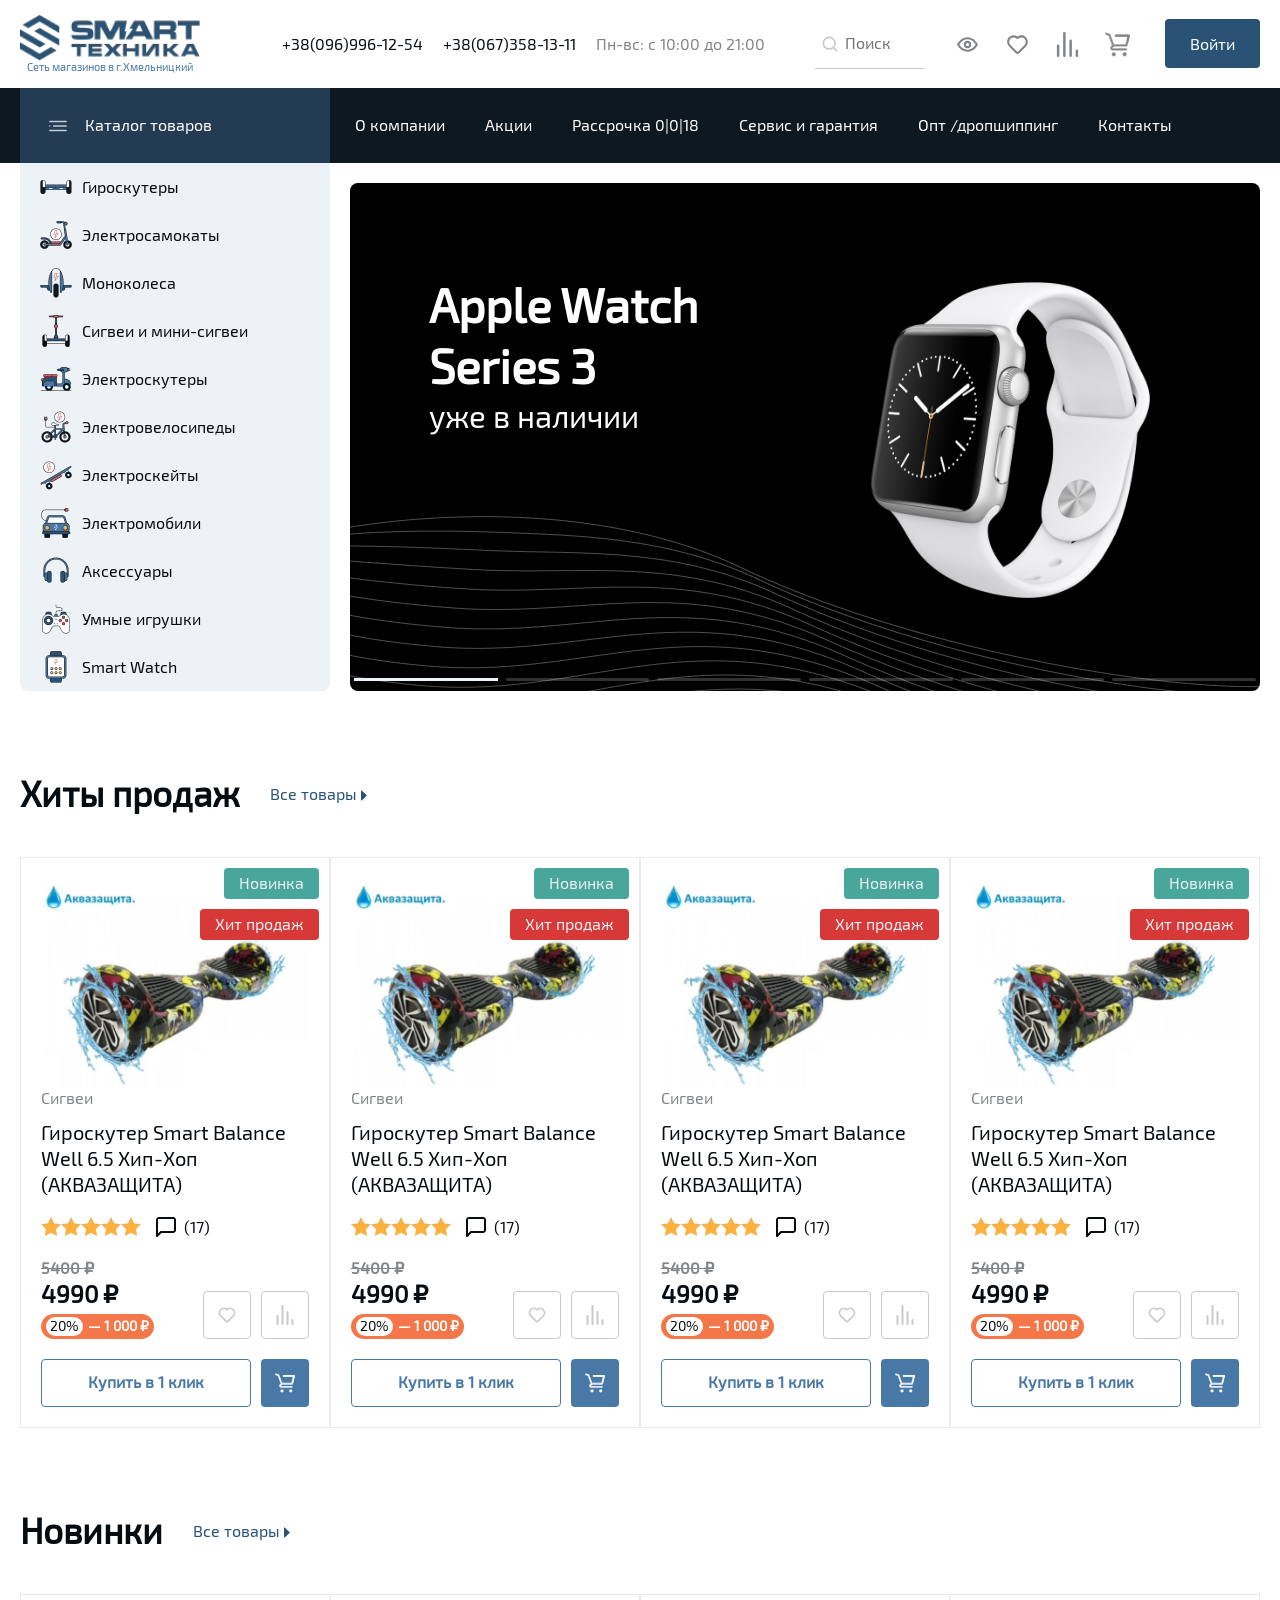
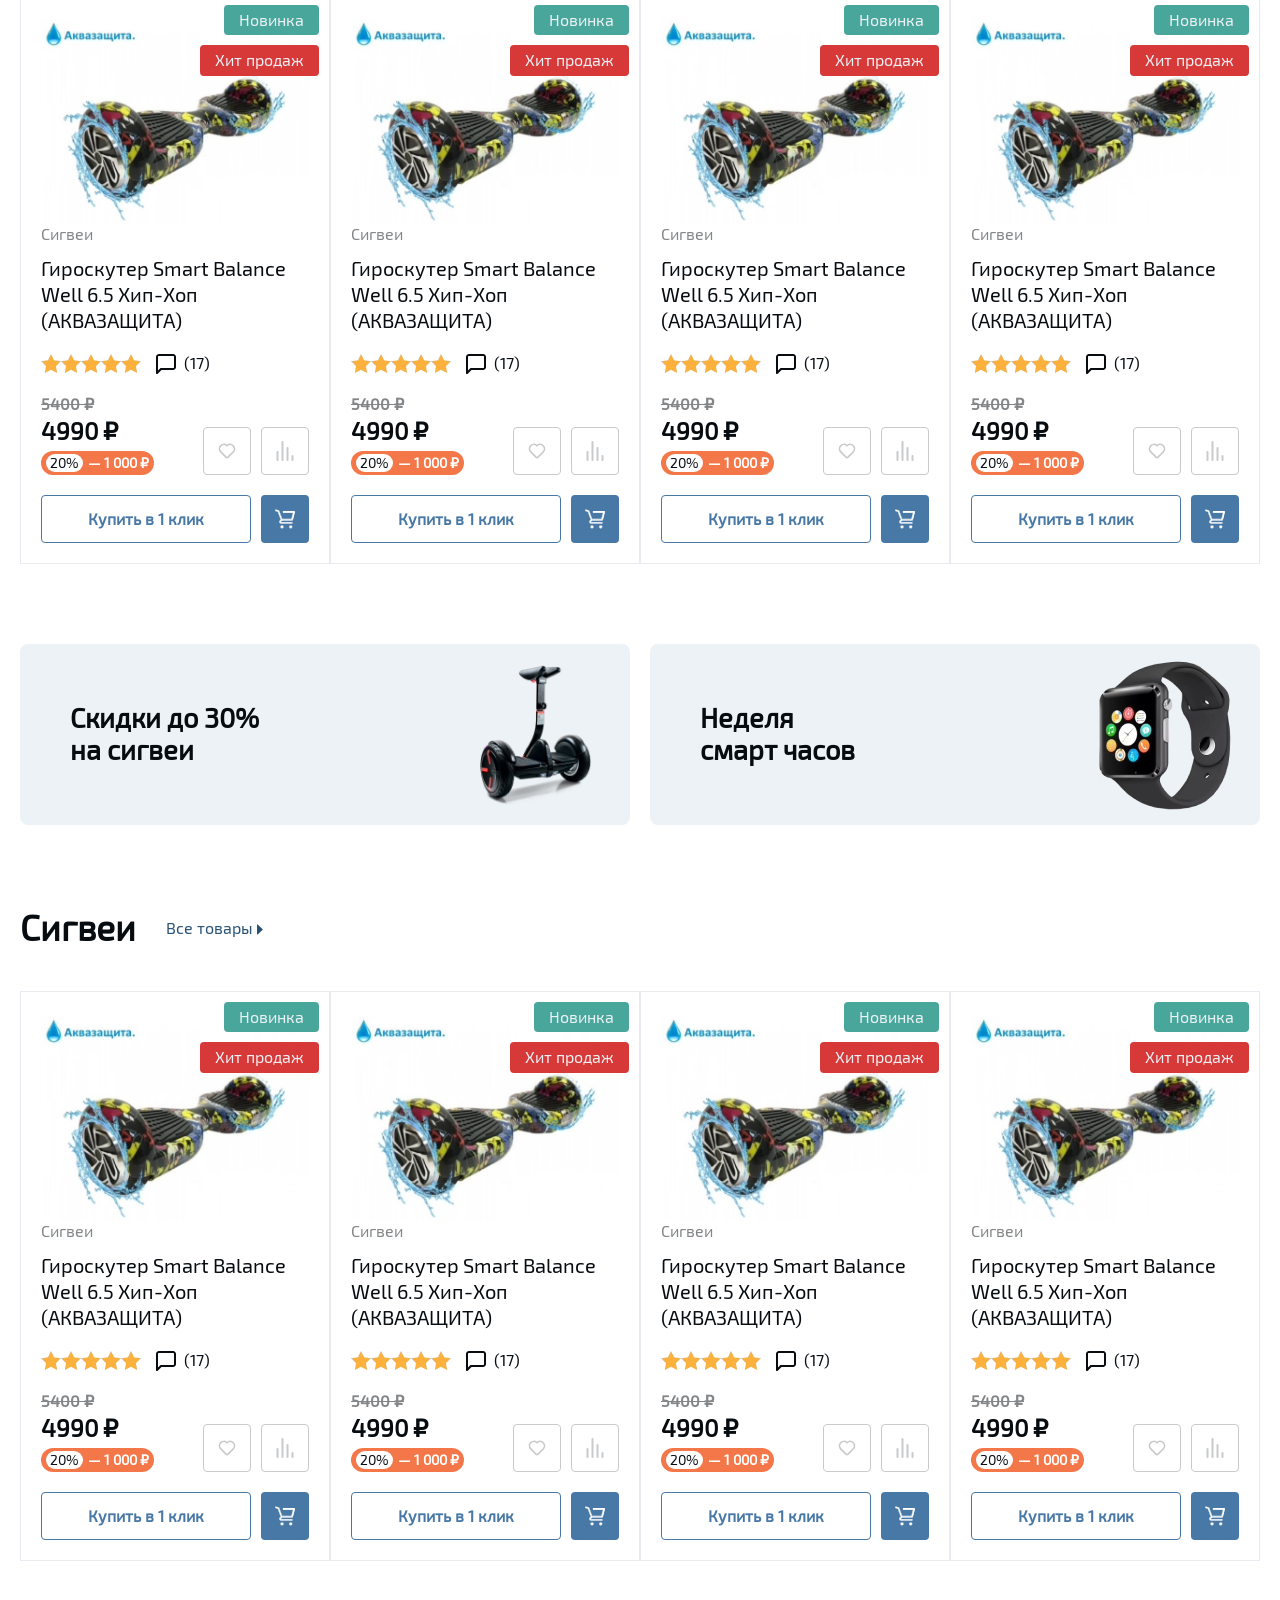
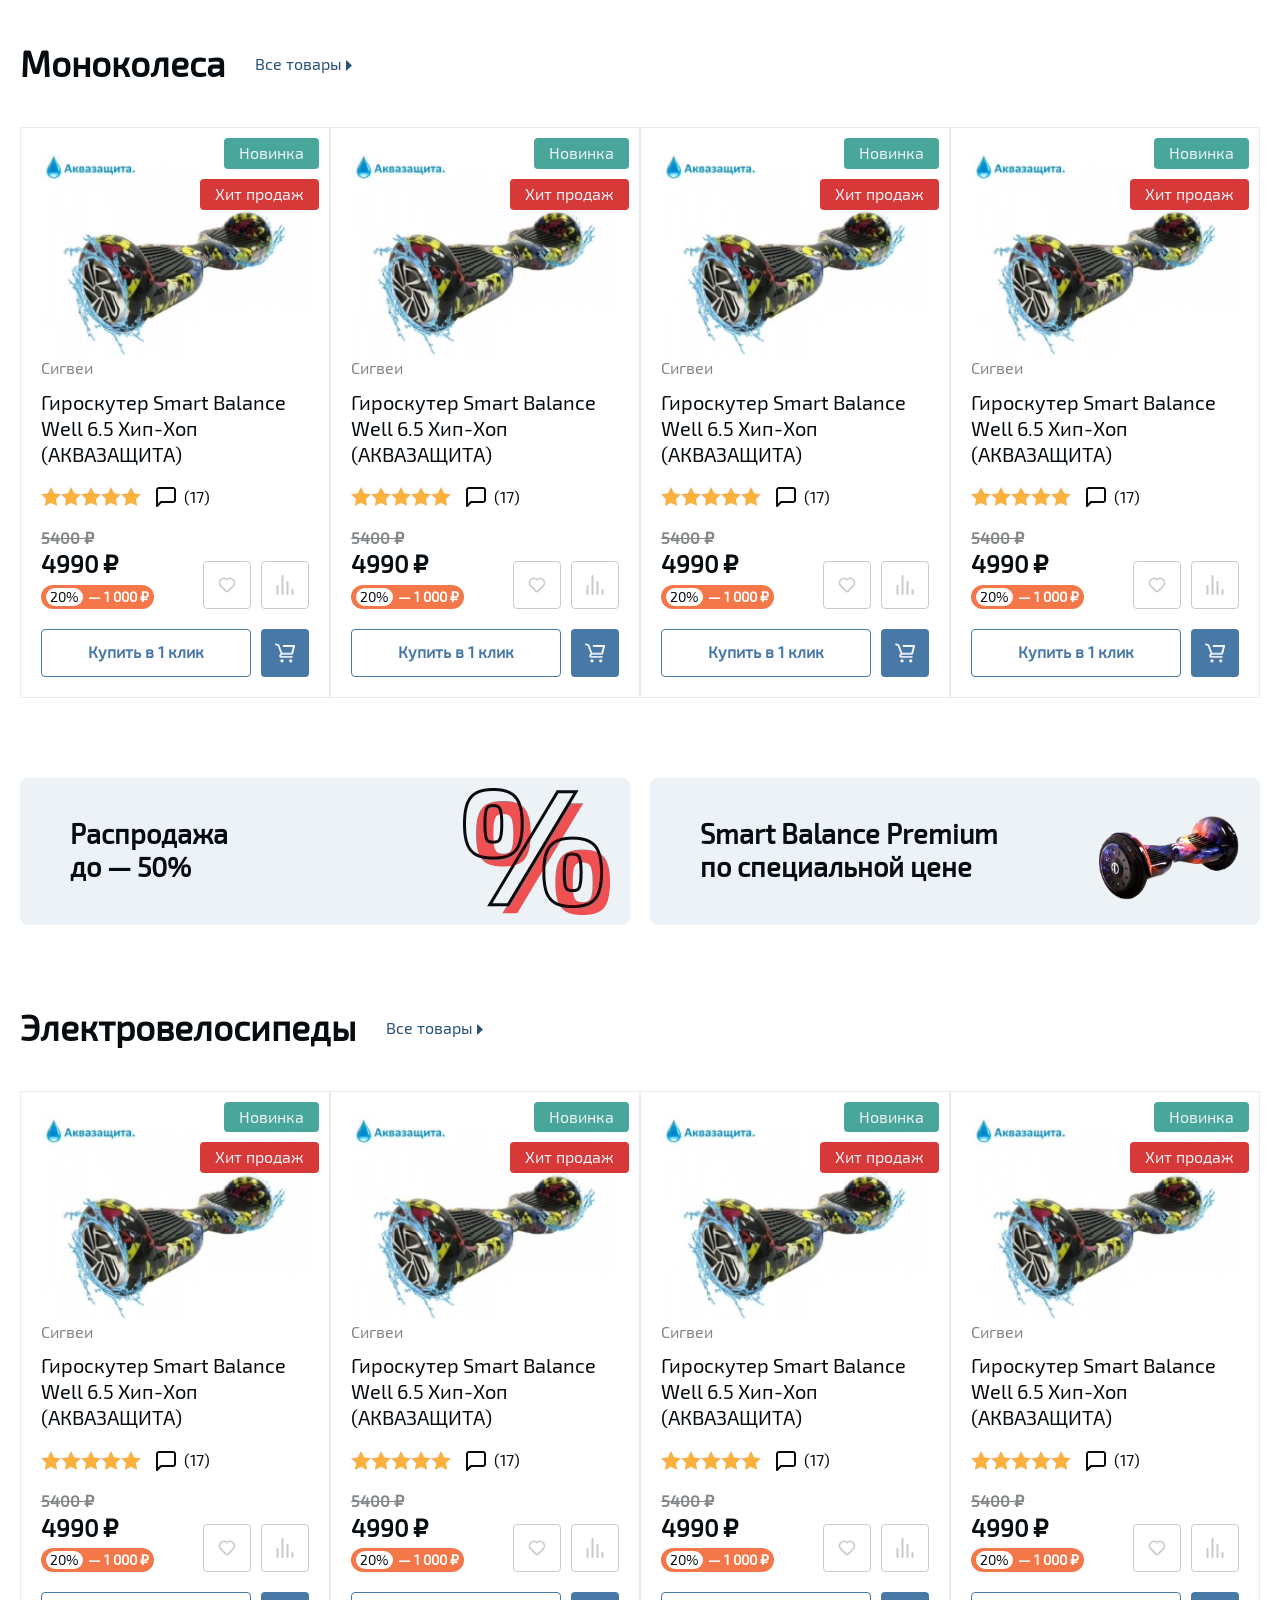
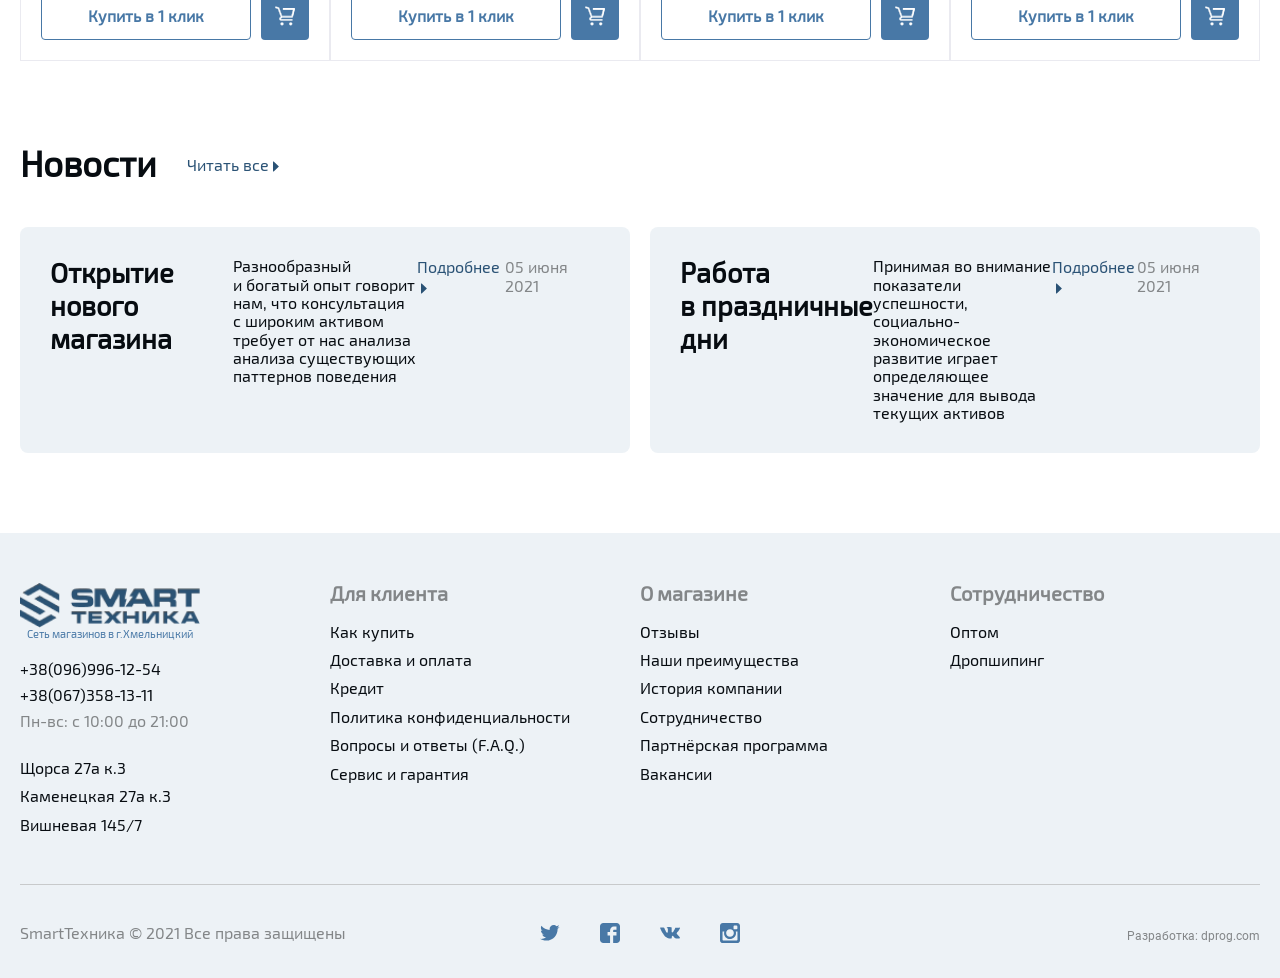
<file: index.html>
<!DOCTYPE html>
<html lang="ru" class="page">

<head>
   <meta charset="UTF-8">
   <meta name="viewport" content="width=device-width, initial-scale=1.0">
   <meta http-equiv="X-UA-Compatible" content="ie=edge">
   <meta name="theme-color" content="#4878A6">
   <title>Smart Техника — Главная</title>
   <link rel="stylesheet" href="css/vendor.css">
   <link rel="stylesheet" href="css/main.css">
   <link rel="stylesheet" href="https://unpkg.com/swiper@8/swiper-bundle.min.css" />
   <script defer src="https://unpkg.com/swiper@8/swiper-bundle.min.js"></script>
   <script defer src="js/main.js"></script>
</head>

<body class="page__body">
   <div class="wrapper">
      <!-- Шапка сайта -->
      <header class="header lock-padding" id="header">
         <div class="container">

            <div class="header-top">
               <!-- Лолотип сайта -->
               <div class="logo">
                  <a href="index.html" class="logo__link">
                     <picture>
                        <picture>
                           <source srcset="img/logo.avif" type="image/avif">
                           <source srcset="img/logo.webp" type="image/webp">
                           <img loading="lazy" src="img/logo.png" alt="Лого" title="Лого">
                        </picture>
                     </picture>
                     <div class="logo__text">Сеть магазинов в г.Хмельницкий</div>
                  </a>
               </div>
               <div class="info-panel">

                  <div class="contact">
                     <div class="contact__contact-item">
                        <a href="tel:+380969961254">+38(096)996-12-54</a>
                     </div>
                     <div class="contact__contact-item">
                        <a href="tel:+380673581311">+38(067)358-13-11</a>
                     </div>
                     <div class="contact__contact-item">Пн-вс: с 10:00 до 21:00</div>
                  </div>

                  <!-- Строка поиска -->
                  <div class="search">
                     <form action="" method="post" class="search__form">
                        <div class="search__content">
                           <button type="submit" name="button" class="search__button">
                              <svg class="search-icon">
                                 <use xlink:href="img/sprite.svg#search"></use>
                              </svg>
                           </button>
                           <div class="search__content-img">
                              <svg class="search-icon" width="20px" height="20px">
                                 <use xlink:href="img/sprite.svg#search"></use>
                              </svg>
                           </div>
                           <input type="search" name="search" class="search__input" placeholder="Поиск" />
                        </div>
                     </form>
                  </div>

                  <!-- Panel-icons -->
                  <div class="icons">

                     <a href="" class="icons__item">
                        <svg class="panel-svg">
                           <use xlink:href="img/sprite.svg#eye"></use>
                        </svg>
                     </a>

                     <a href="" class="icons__item">
                        <svg class="panel-svg">
                           <use xlink:href="img/sprite.svg#like"></use>
                        </svg>
                     </a>

                     <a href="" class="icons__item">
                        <svg class="panel-svg">
                           <use xlink:href="img/sprite.svg#compare"></use>
                        </svg>
                     </a>

                     <a href="" class="icons__item">
                        <svg class="panel-svg">
                           <use xlink:href="img/sprite.svg#cart"></use>
                        </svg>
                     </a>
                  </div>

                  <!-- Button -->
                  <div class="button-login">
                     <a href="#signin" class="button-login__link popup">Войти</a>
                  </div>
                  <!-- Button - end -->
               </div>
            </div>
         </div>

         <div class="header-bottom">
            <div class="container">

               <div data-da=".more-content,991,1" class="header-bottom__content">

                  <!-- Button -->
                  <!-- <div class="button"> -->
                  <a href="#" class="button">
                     <div class="button__icon">
                        <svg class="panel-link">
                           <use xlink:href="img/sprite.svg#menu"></use>
                        </svg>
                     </div>
                     <div class="button__link">Каталог товаров</div>
                  </a>
                  <!-- </div> -->
                  <!-- Button - end -->
                  <nav class="nav" title="header-Меню">
                     <ul class="nav__list">
                        <li class="nav__item">
                           <a href="about.html" class="nav__link">О компании</a>
                        </li>
                        <li class="nav__item">
                           <a href="#" class="nav__link">Акции</a>
                        </li>
                        <li class="nav__item">
                           <a href="#" class="nav__link">Рассрочка <span class="nav__link-span">0|0|18</span></a>
                        </li>
                        <li class="nav__item">
                           <a href="#" class="nav__link">Сервис и гарантия</a>
                        </li>
                        <li class="nav__item">
                           <a href="#" class="nav__link">Опт <span class="nav__link-span">/дропшиппинг</span></a>
                        </li>
                        <li class="nav__item">
                           <a href="#" class="nav__link">Контакты</a>
                        </li>
                     </ul>
                  </nav>
               </div>
            </div>
         </div>
      </header>

      <!-- Форма авторизации -->
      <div id="signin" class="signin">
         <div class="signin__body">
            <div class="signin__content">
               <div class="signin__header">
                  <h3 class="signin__header-title">Вход</h3>
                  <a href="#header" class="signin__close close-popup"></a>
               </div>
               <div class="signin__content-body">
                  <form action="" method="post" enctype="multipart/form-data" class="form" name="form" id="form-auth">
                     <div class="form-signin">
                        <label for="name">Эл. почта</label>
                        <input class="form-signin__input" type="mail" name="mail" id="mail" required />

                        <label for="password">Пароль</label>
                        <input class="form-signin__input" type="password" name="password" id="password" required />
                     </div>

                     <div class="form-signin__link-content">
                        <a href="" class="form-signin__link">Забыли пароль?</a>
                     </div>
                     <label class="form-signin__checkbox">
                        <input type="checkbox" class="form-signin__checkbox-input">
                        <span class="form-signin__checkbox-content">Запомнить меня</span>
                     </label>

                     <div class="form-signin__button">
                        <input class="form-signin__button-link" type="submit" value="Войти">
                     </div>

                     <div class="form-signin__link-content centered">
                        <a href="#registration" class="form-signin__link popup">Зарегестрироваться</a>
                     </div>

                  </form>
               </div>
            </div>
         </div>
      </div>

      <!-- Форма регистраци -->
      <div id="registration" class="signin reg">
         <div class="signin__body">
            <div class="signin__content">
               <div class="signin__header">
                  <h3 class="signin__header-title">Регистрация</h3>
                  <div class="signin__close close-popup"></div>
               </div>
               <div class="signin__content-body">
                  <form action="" method="post" enctype="multipart/form-data" class="form" name="form" id="form-reg">

                     <div class="form-signin">
                        <label for="name">Имя</label>
                        <input class="form-signin__input" type="text" name="name" id="name" required />

                        <label for="name">Эл. почта</label>
                        <input class="form-signin__input" type="email" name="email" id="email" required />

                        <label for="phone">Номер телефона</label>
                        <input class="form-signin__input" type="tel" name="phone" id="phone" required />

                        <label for="password">Придумайте пароль</label>
                        <input class="form-signin__input" type="password" name="password" id="password-reg" required />
                     </div>
                     <div class="form-signin__link-content">
                        <div class="form-sign__text"></div>Регистрируясь, вы соглашаетесь с 
                        <a href="" class="form-signin__link">пользовательским соглашением</a>
                     </div>

                     <div class="form-signin__button">
                        <input class="form-signin__button-link" type="submit" value="Войти">
                     </div>

                     <div class="form-signin__link-content centered">
                        <a href="#signin" class="form-signin__link  popup">Я уже зарегистрирован</a>
                     </div>

                  </form>
               </div>
            </div>
         </div>
      </div>

      <section class="sub-header">
         <div class="container">

            <div class="sub-header__content">
               <!-- Меню навигация боковая панель -->
               <aside data-da=".catalog-content,991,1" class="aside">
                  <nav class="navigation-menu" title="Меню навигация">
                     <ul class="navigation-menu__list">

                        <!-- Гироскутеры -->
                        <li class="navigation-menu__item">
                           <a href="#" class="navigation-menu__link">
                              <div class="navigation-menu__link-img">
                                 <!-- Картинка -->
                                 <picture>
                                    <source srcset="img/menu-icons/menu.avif" type="image/avif">
                                    <source srcset="img/menu-icons/menu.webp" type="image/webp">
                                    <img loading="lazy" src="img/menu-icons/menu.png" alt="Гироскутеры"
                                       title="Гироскутеры">
                                 </picture>
                              </div>
                              <div class="navigation-menu__link-text">Гироскутеры</div>
                           </a>
                        </li>

                        <!-- Электросамокаты -->
                        <li class="navigation-menu__item">
                           <a href="#" class="navigation-menu__link">
                              <div class="navigation-menu__link-img">
                                 <!-- Картинка -->
                                 <picture>
                                    <source srcset="img/menu-icons/menu-1.avif" type="image/avif">
                                    <source srcset="img/menu-icons/menu-1.webp" type="image/webp">
                                    <img loading="lazy" src="img/menu-icons/menu-1.png" alt="Электросамокаты"
                                       title="Электросамокаты">
                                 </picture>
                              </div>
                              <div class="navigation-menu__link-text">Электросамокаты</div>
                           </a>
                        </li>

                        <!-- Моноколеса -->
                        <li class="navigation-menu__item">
                           <a href="#" class="navigation-menu__link">
                              <div class="navigation-menu__link-img">
                                 <!-- Картинка -->
                                 <picture>
                                    <source srcset="img/menu-icons/menu-2.avif" type="image/avif">
                                    <source srcset="img/menu-icons/menu-2.webp" type="image/webp">
                                    <img loading="lazy" src="img/menu-icons/menu-2.png" alt="Моноколеса"
                                       title="Моноколеса">
                                 </picture>
                              </div>
                              <div class="navigation-menu__link-text">Моноколеса</div>
                           </a>
                        </li>

                        <!-- Сигвеи и мини-сигвеи -->
                        <li class="navigation-menu__item">
                           <a href="#" class="navigation-menu__link">
                              <div class="navigation-menu__link-img">
                                 <!-- Картинка -->
                                 <picture>
                                    <source srcset="img/menu-icons/menu-3.avif" type="image/avif">
                                    <source srcset="img/menu-icons/menu-3.webp" type="image/webp">
                                    <img loading="lazy" src="img/menu-icons/menu-3.png" alt="Сигвеи и мини-сигвеи"
                                       title="Сигвеи и мини-сигвеи">
                                 </picture>
                              </div>
                              <div class="navigation-menu__link-text">Сигвеи и мини-сигвеи</div>
                           </a>
                        </li>

                        <!-- Электроскутеры -->
                        <li class="navigation-menu__item">
                           <a href="#" class="navigation-menu__link">
                              <div class="navigation-menu__link-img">
                                 <!-- Картинка -->
                                 <picture>
                                    <source srcset="img/menu-icons/menu-4.avif" type="image/avif">
                                    <source srcset="img/menu-icons/menu-4.webp" type="image/webp">
                                    <img loading="lazy" src="img/menu-icons/menu-4.png" alt="Электроскутеры"
                                       title="Электроскутеры">
                                 </picture>
                              </div>
                              <div class="navigation-menu__link-text">Электроскутеры</div>
                           </a>
                        </li>

                        <!-- Электровелосипеды -->
                        <li class="navigation-menu__item">
                           <a href="#" class="navigation-menu__link">
                              <div class="navigation-menu__link-img">
                                 <!-- Картинка -->
                                 <picture>
                                    <source srcset="img/menu-icons/menu-5.avif" type="image/avif">
                                    <source srcset="img/menu-icons/menu-5.webp" type="image/webp">
                                    <img loading="lazy" src="img/menu-icons/menu-5.png" alt="Электровелосипеды"
                                       title="Электровелосипеды">
                                 </picture>
                              </div>
                              <div class="navigation-menu__link-text">Электровелосипеды</div>
                           </a>
                        </li>

                        <!-- Электроскейты -->
                        <li class="navigation-menu__item">
                           <a href="#" class="navigation-menu__link">
                              <div class="navigation-menu__link-img">
                                 <!-- Картинка -->
                                 <picture>
                                    <source srcset="img/menu-icons/menu-6.avif" type="image/avif">
                                    <source srcset="img/menu-icons/menu-6.webp" type="image/webp">
                                    <img loading="lazy" src="img/menu-icons/menu-6.png" alt="Электроскейты"
                                       title="Электроскейты">
                                 </picture>
                              </div>
                              <div class="navigation-menu__link-text">Электроскейты</div>
                           </a>
                        </li>

                        <!-- Электромобили -->
                        <li class="navigation-menu__item">
                           <a href="#" class="navigation-menu__link">
                              <div class="navigation-menu__link-img">
                                 <!-- Картинка -->
                                 <picture>
                                    <source srcset="img/menu-icons/menu-7.avif" type="image/avif">
                                    <source srcset="img/menu-icons/menu-7.webp" type="image/webp">
                                    <img loading="lazy" src="img/menu-icons/menu-7.png" alt="Электромобили"
                                       title="Электромобили">
                                 </picture>
                              </div>
                              <div class="navigation-menu__link-text">Электромобили</div>
                           </a>
                        </li>

                        <!-- Аксессуары -->
                        <li class="navigation-menu__item">
                           <a href="#" class="navigation-menu__link">
                              <div class="navigation-menu__link-img">
                                 <!-- Картинка -->
                                 <picture>
                                    <source srcset="img/menu-icons/menu-8.avif" type="image/avif">
                                    <source srcset="img/menu-icons/menu-8.webp" type="image/webp">
                                    <img loading="lazy" src="img/menu-icons/menu-8.png" alt="Аксессуары"
                                       title="Аксессуары">
                                 </picture>
                              </div>
                              <div class="navigation-menu__link-text">Аксессуары</div>
                           </a>
                        </li>

                        <!-- Умные игрушки -->
                        <li class="navigation-menu__item">
                           <a href="#" class="navigation-menu__link">
                              <div class="navigation-menu__link-img">
                                 <!-- Картинка -->
                                 <picture>
                                    <source srcset="img/menu-icons/menu-9.avif" type="image/avif">
                                    <source srcset="img/menu-icons/menu-9.webp" type="image/webp">
                                    <img loading="lazy" src="img/menu-icons/menu-9.png" alt="Умные игрушки"
                                       title="Умные игрушки">
                                 </picture>
                              </div>
                              <div class="navigation-menu__link-text">Умные игрушки</div>
                           </a>
                        </li>

                        <!-- Smart Watch -->
                        <li class="navigation-menu__item">
                           <a href="#" class="navigation-menu__link">
                              <div class="navigation-menu__link-img">
                                 <!-- Картинка -->
                                 <picture>
                                    <source srcset="img/menu-icons/menu-10.avif" type="image/avif">
                                    <source srcset="img/menu-icons/menu-10.webp" type="image/webp">
                                    <img loading="lazy" src="img/menu-icons/menu-10.png" alt="Smart Watch"
                                       title="Smart Watch">
                                 </picture>
                              </div>
                              <div class="navigation-menu__link-text">Smart Watch</div>
                           </a>
                        </li>

                     </ul>
                  </nav>
               </aside>

               <!-- Слайдер -->
               <div class="slider swiper-content">
                  <div class="slider__wrapper swiper-wrapper">
                     <!--Слайд-1-->
                     <div class="slider__slide swiper-slide">
                        <div class="slider__content">
                           <div class="slider__text">
                              <div class="slider__text-content">
                                 <div class="slider__text-title">Apple Watch Series 3</div>
                                 <div class="slider__text-subtitle">уже в наличии</div>
                              </div>
                           </div>
                           <div class="slider__img">
                              <!-- Картинка -->
                              <picture>
                                 <source srcset="img/apple_watch_3-series.avif" type="image/avif">
                                 <source srcset="img/apple_watch_3-series.webp" type="image/webp">
                                 <img loading="lazy" src="img/apple_watch_3-series.png" alt="" title="">
                              </picture>
                           </div>
                        </div>
                     </div>
                     <!--Слайд-2-->
                     <div class="slider__slide swiper-slide">
                        <div class="slider__content">
                           <div class="slider__text">
                              <div class="slider__text-content">
                                 <div class="slider__text-title">Гироскутеры</div>
                                 <div class="slider__text-subtitle">на любой возраст</div>
                              </div>
                           </div>
                           <div class="slider__img">
                              <!-- Картинка -->
                              <picture>
                                 <source srcset="img/giroboard.avif" type="image/avif">
                                 <source srcset="img/giroboard.webp" type="image/webp">
                                 <img loading="lazy" src="img/giroboard.png" alt="" title="">
                              </picture>
                           </div>
                        </div>
                     </div>
                     <!--Слайд-3-->
                     <div class="slider__slide swiper-slide">
                        <div class="slider__content">
                           <div class="slider__text">
                              <div class="slider__text-content">
                                 <div class="slider__text-title">Умные игрушки</div>
                                 <div class="slider__text-subtitle">уже в наличии</div>
                              </div>
                           </div>
                           <div class="slider__img">
                              <!-- Картинка -->
                              <picture>
                                 <source srcset="img/apple_watch_3-series.avif" type="image/avif">
                                 <source srcset="img/apple_watch_3-series.webp" type="image/webp">
                                 <img loading="lazy" src="img/apple_watch_3-series.png" alt="" title="">
                              </picture>
                           </div>
                        </div>
                     </div>

                     <!--Слайд-4-->
                     <div class="slider__slide swiper-slide">
                        <div class="slider__content">
                           <div class="slider__text">
                              <div class="slider__text-content">
                                 <div class="slider__text-title">Умные игрушки</div>
                                 <div class="slider__text-subtitle">уже в наличии</div>
                              </div>
                           </div>
                           <div class="slider__img">
                              <!-- Картинка -->
                              <picture>
                                 <source srcset="img/apple_watch_3-series.avif" type="image/avif">
                                 <source srcset="img/apple_watch_3-series.webp" type="image/webp">
                                 <img loading="lazy" src="img/apple_watch_3-series.png" alt="" title="">
                              </picture>
                           </div>
                        </div>
                     </div>
                     <!--Слайд-5-->
                     <div class="slider__slide swiper-slide">
                        <div class="slider__content">
                           <div class="slider__text">
                              <div class="slider__text-content">
                                 <div class="slider__text-title">Умные игрушки</div>
                                 <div class="slider__text-subtitle">уже в наличии</div>
                              </div>
                           </div>
                           <div class="slider__img">
                              <!-- Картинка -->
                              <picture>
                                 <source srcset="img/apple_watch_3-series.avif" type="image/avif">
                                 <source srcset="img/apple_watch_3-series.webp" type="image/webp">
                                 <img loading="lazy" src="img/apple_watch_3-series.png" alt="" title="">
                              </picture>
                           </div>
                        </div>
                     </div>
                     <!--Слайд-6-->
                     <div class="slider__slide swiper-slide">
                        <div class="slider__content">
                           <div class="slider__text">
                              <div class="slider__text-content">
                                 <div class="slider__text-title">«Электро-велосипеды»</div>
                                 <div class="slider__text-subtitle">уже в наличии</div>
                              </div>
                           </div>
                           <div class="slider__img">
                              <!-- Картинка -->
                              <picture>
                                 <source srcset="img/el-bike.avif" type="image/avif">
                                 <source srcset="img/el-bike.webp" type="image/webp">
                                 <img loading="lazy" src="img/el-bike.png" alt="Электровелосипед"
                                    title="Электровелосипед">
                              </picture>
                           </div>
                        </div>
                     </div>
                  </div>
                  <div class="swiper-pagination"></div>
               </div>
            </div>

         </div>
      </section>

      <!-- Карточки товара - Хиты продаж -->
      <section class="section">
         <div class="container">

            <div class="row">
               <!-- Заголовок-секця -->
               <div class="section-title">
                  <h2 class="section-title__title">Хиты продаж</h2>
               </div>
               <div class="menu-products">
                  <a href="" class="menu-products__link">Все товары</a>
               </div>
            </div>

            <!-- Ряд с карточками товара -->
            <div class="row-grid">
               <div class="grid">

                  <!-- Карточка товара -->
                  <div class="card">
                     <div class="card-content">

                        <div class="promo">
                           <div class="promo__table">
                              <div class="promo__table--new">Новинка</div>
                           </div>
                           <div class="promo__table">
                              <div class="promo__table--hit">Хит продаж</div>
                           </div>
                        </div>

                        <div class="card-content__img">
                           <!-- Картинка -->
                           <picture>
                              <source srcset="img/cart-product/image-img.avif" type="image/avif">
                              <source srcset="img/cart-product/image-img.webp" type="image/webp">
                              <img loading="lazy" src="img/cart-product/image-img.png" alt="Гироскутер Smart Balanse"
                                 title="Гироскутер Smart Balanse">
                           </picture>
                        </div>

                        <!-- Категория -->
                        <h5 class="card-content__category">Сигвеи</h5>

                        <!-- Название товара -->
                        <div class="card-content__title">Гироскутер Smart Balance Well 6.5
                           Хип-Хоп (<span>Аквазащита</span>)
                        </div>

                        <!-- Про товар -->
                        <div class="card-content__information">
                           <div class="card-content__stars">
                              <div class="card-content__stars-img">
                                 <!-- Картинка -->
                                 <picture>
                                    <source srcset="img/cart-product/star-active.avif" type="image/avif">
                                    <source srcset="img/cart-product/star-active.webp" type="image/webp">
                                    <img loading="lazy" src="img/cart-product/star-active.png" alt="Звездочка"
                                       title="Звездочка">
                                 </picture>
                              </div>
                              <div class="card-content__stars-img">
                                 <!-- Картинка -->
                                 <picture>
                                    <source srcset="img/cart-product/star-active.avif" type="image/avif">
                                    <source srcset="img/cart-product/star-active.webp" type="image/webp">
                                    <img loading="lazy" src="img/cart-product/star-active.png" alt="Звездочка"
                                       title="Звездочка">
                                 </picture>
                              </div>
                              <div class="card-content__stars-img">
                                 <!-- Картинка -->
                                 <picture>
                                    <source srcset="img/cart-product/star-active.avif" type="image/avif">
                                    <source srcset="img/cart-product/star-active.webp" type="image/webp">
                                    <img loading="lazy" src="img/cart-product/star-active.png" alt="Звездочка"
                                       title="Звездочка">
                                 </picture>
                              </div>
                              <div class="card-content__stars-img">
                                 <!-- Картинка -->
                                 <picture>
                                    <source srcset="img/cart-product/star-active.avif" type="image/avif">
                                    <source srcset="img/cart-product/star-active.webp" type="image/webp">
                                    <img loading="lazy" src="img/cart-product/star-active.png" alt="Звездочка"
                                       title="Звездочка">
                                 </picture>
                              </div>
                              <div class="card-content__stars-img">
                                 <!-- Картинка -->
                                 <picture>
                                    <source srcset="img/cart-product/star-active.avif" type="image/avif">
                                    <source srcset="img/cart-product/star-active.webp" type="image/webp">
                                    <img loading="lazy" src="img/cart-product/star-active.png" alt="Звездочка"
                                       title="Звездочка">
                                 </picture>
                              </div>
                           </div>

                           <div class="card-content__coments">
                              <div class="card-content__coments-img">
                                 <!-- Картинка -->
                                 <picture>
                                    <source srcset="img/cart-product/coments.avif" type="image/avif">
                                    <source srcset="img/cart-product/coments.webp" type="image/webp">
                                    <img loading="lazy" src="img/cart-product/coments.png" alt="Коментарии"
                                       title="Коментарии">
                                 </picture>
                              </div>
                              <div class="card-content__coments-amount">(17)</div>
                           </div>
                        </div>

                        <!-- Цена -->
                        <div class="card-content__sale">
                           <div class="card-content__sale-price">
                              <div class="card-content__sale-price-item-old">5400 ₽</div>
                              <div class="card-content__sale-price-item">4990 ₽</div>
                              <div class="card-content__sale-discount">
                                 <div class="card-content__sale-discount--num">20%</div>
                                 <div class="card-content__sale-discount--rub">— 1 000 ₽</div>
                              </div>
                           </div>
                           <div class="card-content__sale-icons">
                              <div class="card-content__sale-icons-img">
                                 <svg class="sale-card-icon">
                                    <use xlink:href="img/sprite.svg#like"></use>
                                 </svg>
                              </div>
                              <div class="card-content__sale-icons-img">
                                 <svg class="sale-card-icon">
                                    <use xlink:href="img/sprite.svg#compare"></use>
                                 </svg>
                              </div>
                           </div>
                        </div>
                        <!-- Купить -->
                        <div class="card-content__buy">
                           <div class="card-content__buy-button">
                              <div class="card-content__button">Купить в 1 клик</div>
                           </div>
                           <div class="card-content__buy-img">
                              <svg class="card-icon">
                                 <use xlink:href="img/sprite.svg#cart"></use>
                              </svg>
                           </div>
                        </div>
                     </div>
                  </div>

                  <!-- Карточка товара -->
                  <div class="card">
                     <div class="card-content">

                        <div class="promo">
                           <div class="promo__table">
                              <div class="promo__table--new">Новинка</div>
                           </div>
                           <div class="promo__table">
                              <div class="promo__table--hit">Хит продаж</div>
                           </div>
                        </div>

                        <div class="card-content__img">
                           <!-- Картинка -->
                           <picture>
                              <source srcset="img/cart-product/image-img.avif" type="image/avif">
                              <source srcset="img/cart-product/image-img.webp" type="image/webp">
                              <img loading="lazy" src="img/cart-product/image-img.png" alt="Гироскутер Smart Balanse"
                                 title="Гироскутер Smart Balanse">
                           </picture>
                        </div>

                        <!-- Категория -->
                        <h5 class="card-content__category">Сигвеи</h5>

                        <!-- Название товара -->
                        <div class="card-content__title">Гироскутер Smart Balance Well 6.5
                           Хип-Хоп (<span>Аквазащита</span>)
                        </div>

                        <!-- Про товар -->
                        <div class="card-content__information">
                           <div class="card-content__stars">
                              <div class="card-content__stars-img">
                                 <!-- Картинка -->
                                 <picture>
                                    <source srcset="img/cart-product/star-active.avif" type="image/avif">
                                    <source srcset="img/cart-product/star-active.webp" type="image/webp">
                                    <img loading="lazy" src="img/cart-product/star-active.png" alt="Звездочка"
                                       title="Звездочка">
                                 </picture>
                              </div>
                              <div class="card-content__stars-img">
                                 <!-- Картинка -->
                                 <picture>
                                    <source srcset="img/cart-product/star-active.avif" type="image/avif">
                                    <source srcset="img/cart-product/star-active.webp" type="image/webp">
                                    <img loading="lazy" src="img/cart-product/star-active.png" alt="Звездочка"
                                       title="Звездочка">
                                 </picture>
                              </div>
                              <div class="card-content__stars-img">
                                 <!-- Картинка -->
                                 <picture>
                                    <source srcset="img/cart-product/star-active.avif" type="image/avif">
                                    <source srcset="img/cart-product/star-active.webp" type="image/webp">
                                    <img loading="lazy" src="img/cart-product/star-active.png" alt="Звездочка"
                                       title="Звездочка">
                                 </picture>
                              </div>
                              <div class="card-content__stars-img">
                                 <!-- Картинка -->
                                 <picture>
                                    <source srcset="img/cart-product/star-active.avif" type="image/avif">
                                    <source srcset="img/cart-product/star-active.webp" type="image/webp">
                                    <img loading="lazy" src="img/cart-product/star-active.png" alt="Звездочка"
                                       title="Звездочка">
                                 </picture>
                              </div>
                              <div class="card-content__stars-img">
                                 <!-- Картинка -->
                                 <picture>
                                    <source srcset="img/cart-product/star-active.avif" type="image/avif">
                                    <source srcset="img/cart-product/star-active.webp" type="image/webp">
                                    <img loading="lazy" src="img/cart-product/star-active.png" alt="Звездочка"
                                       title="Звездочка">
                                 </picture>
                              </div>
                           </div>

                           <div class="card-content__coments">
                              <div class="card-content__coments-img">
                                 <!-- Картинка -->
                                 <picture>
                                    <source srcset="img/cart-product/coments.avif" type="image/avif">
                                    <source srcset="img/cart-product/coments.webp" type="image/webp">
                                    <img loading="lazy" src="img/cart-product/coments.png" alt="Коментарии"
                                       title="Коментарии">
                                 </picture>
                              </div>
                              <div class="card-content__coments-amount">(17)</div>
                           </div>
                        </div>

                        <!-- Цена -->
                        <div class="card-content__sale">
                           <div class="card-content__sale-price">
                              <div class="card-content__sale-price-item-old">5400 ₽</div>
                              <div class="card-content__sale-price-item">4990 ₽</div>
                              <div class="card-content__sale-discount">
                                 <div class="card-content__sale-discount--num">20%</div>
                                 <div class="card-content__sale-discount--rub">— 1 000 ₽</div>
                              </div>
                           </div>
                           <div class="card-content__sale-icons">
                              <div class="card-content__sale-icons-img">
                                 <svg class="sale-card-icon">
                                    <use xlink:href="img/sprite.svg#like"></use>
                                 </svg>
                              </div>
                              <div class="card-content__sale-icons-img">
                                 <svg class="sale-card-icon">
                                    <use xlink:href="img/sprite.svg#compare"></use>
                                 </svg>
                              </div>
                           </div>
                        </div>
                        <!-- Купить -->
                        <div class="card-content__buy">
                           <div class="card-content__buy-button">
                              <div class="card-content__button">Купить в 1 клик</div>
                           </div>
                           <div class="card-content__buy-img">
                              <svg class="card-icon">
                                 <use xlink:href="img/sprite.svg#cart"></use>
                              </svg>
                           </div>
                        </div>
                     </div>
                  </div>

                  <!-- Карточка товара -->
                  <div class="card">
                     <div class="card-content">

                        <div class="promo">
                           <div class="promo__table">
                              <div class="promo__table--new">Новинка</div>
                           </div>
                           <div class="promo__table">
                              <div class="promo__table--hit">Хит продаж</div>
                           </div>
                        </div>

                        <div class="card-content__img">
                           <!-- Картинка -->
                           <picture>
                              <source srcset="img/cart-product/image-img.avif" type="image/avif">
                              <source srcset="img/cart-product/image-img.webp" type="image/webp">
                              <img loading="lazy" src="img/cart-product/image-img.png" alt="Гироскутер Smart Balanse"
                                 title="Гироскутер Smart Balanse">
                           </picture>
                        </div>

                        <!-- Категория -->
                        <h5 class="card-content__category">Сигвеи</h5>

                        <!-- Название товара -->
                        <div class="card-content__title">Гироскутер Smart Balance Well 6.5
                           Хип-Хоп (<span>Аквазащита</span>)
                        </div>

                        <!-- Про товар -->
                        <div class="card-content__information">
                           <div class="card-content__stars">
                              <div class="card-content__stars-img">
                                 <!-- Картинка -->
                                 <picture>
                                    <source srcset="img/cart-product/star-active.avif" type="image/avif">
                                    <source srcset="img/cart-product/star-active.webp" type="image/webp">
                                    <img loading="lazy" src="img/cart-product/star-active.png" alt="Звездочка"
                                       title="Звездочка">
                                 </picture>
                              </div>
                              <div class="card-content__stars-img">
                                 <!-- Картинка -->
                                 <picture>
                                    <source srcset="img/cart-product/star-active.avif" type="image/avif">
                                    <source srcset="img/cart-product/star-active.webp" type="image/webp">
                                    <img loading="lazy" src="img/cart-product/star-active.png" alt="Звездочка"
                                       title="Звездочка">
                                 </picture>
                              </div>
                              <div class="card-content__stars-img">
                                 <!-- Картинка -->
                                 <picture>
                                    <source srcset="img/cart-product/star-active.avif" type="image/avif">
                                    <source srcset="img/cart-product/star-active.webp" type="image/webp">
                                    <img loading="lazy" src="img/cart-product/star-active.png" alt="Звездочка"
                                       title="Звездочка">
                                 </picture>
                              </div>
                              <div class="card-content__stars-img">
                                 <!-- Картинка -->
                                 <picture>
                                    <source srcset="img/cart-product/star-active.avif" type="image/avif">
                                    <source srcset="img/cart-product/star-active.webp" type="image/webp">
                                    <img loading="lazy" src="img/cart-product/star-active.png" alt="Звездочка"
                                       title="Звездочка">
                                 </picture>
                              </div>
                              <div class="card-content__stars-img">
                                 <!-- Картинка -->
                                 <picture>
                                    <source srcset="img/cart-product/star-active.avif" type="image/avif">
                                    <source srcset="img/cart-product/star-active.webp" type="image/webp">
                                    <img loading="lazy" src="img/cart-product/star-active.png" alt="Звездочка"
                                       title="Звездочка">
                                 </picture>
                              </div>
                           </div>

                           <div class="card-content__coments">
                              <div class="card-content__coments-img">
                                 <!-- Картинка -->
                                 <picture>
                                    <source srcset="img/cart-product/coments.avif" type="image/avif">
                                    <source srcset="img/cart-product/coments.webp" type="image/webp">
                                    <img loading="lazy" src="img/cart-product/coments.png" alt="Коментарии"
                                       title="Коментарии">
                                 </picture>
                              </div>
                              <div class="card-content__coments-amount">(17)</div>
                           </div>
                        </div>

                        <!-- Цена -->
                        <div class="card-content__sale">
                           <div class="card-content__sale-price">
                              <div class="card-content__sale-price-item-old">5400 ₽</div>
                              <div class="card-content__sale-price-item">4990 ₽</div>
                              <div class="card-content__sale-discount">
                                 <div class="card-content__sale-discount--num">20%</div>
                                 <div class="card-content__sale-discount--rub">— 1 000 ₽</div>
                              </div>
                           </div>
                           <div class="card-content__sale-icons">
                              <div class="card-content__sale-icons-img">
                                 <svg class="sale-card-icon">
                                    <use xlink:href="img/sprite.svg#like"></use>
                                 </svg>
                              </div>
                              <div class="card-content__sale-icons-img">
                                 <svg class="sale-card-icon">
                                    <use xlink:href="img/sprite.svg#compare"></use>
                                 </svg>
                              </div>
                           </div>
                        </div>
                        <!-- Купить -->
                        <div class="card-content__buy">
                           <div class="card-content__buy-button">
                              <div class="card-content__button">Купить в 1 клик</div>
                           </div>
                           <div class="card-content__buy-img">
                              <svg class="card-icon">
                                 <use xlink:href="img/sprite.svg#cart"></use>
                              </svg>
                           </div>
                        </div>
                     </div>
                  </div>

                  <!-- Карточка товара -->
                  <div class="card">
                     <div class="card-content">

                        <div class="promo">
                           <div class="promo__table">
                              <div class="promo__table--new">Новинка</div>
                           </div>
                           <div class="promo__table">
                              <div class="promo__table--hit">Хит продаж</div>
                           </div>
                        </div>

                        <div class="card-content__img">
                           <!-- Картинка -->
                           <picture>
                              <source srcset="img/cart-product/image-img.avif" type="image/avif">
                              <source srcset="img/cart-product/image-img.webp" type="image/webp">
                              <img loading="lazy" src="img/cart-product/image-img.png" alt="Гироскутер Smart Balanse"
                                 title="Гироскутер Smart Balanse">
                           </picture>
                        </div>

                        <!-- Категория -->
                        <h5 class="card-content__category">Сигвеи</h5>

                        <!-- Название товара -->
                        <div class="card-content__title">Гироскутер Smart Balance Well 6.5
                           Хип-Хоп (<span>Аквазащита</span>)
                        </div>

                        <!-- Про товар -->
                        <div class="card-content__information">
                           <div class="card-content__stars">
                              <div class="card-content__stars-img">
                                 <!-- Картинка -->
                                 <picture>
                                    <source srcset="img/cart-product/star-active.avif" type="image/avif">
                                    <source srcset="img/cart-product/star-active.webp" type="image/webp">
                                    <img loading="lazy" src="img/cart-product/star-active.png" alt="Звездочка"
                                       title="Звездочка">
                                 </picture>
                              </div>
                              <div class="card-content__stars-img">
                                 <!-- Картинка -->
                                 <picture>
                                    <source srcset="img/cart-product/star-active.avif" type="image/avif">
                                    <source srcset="img/cart-product/star-active.webp" type="image/webp">
                                    <img loading="lazy" src="img/cart-product/star-active.png" alt="Звездочка"
                                       title="Звездочка">
                                 </picture>
                              </div>
                              <div class="card-content__stars-img">
                                 <!-- Картинка -->
                                 <picture>
                                    <source srcset="img/cart-product/star-active.avif" type="image/avif">
                                    <source srcset="img/cart-product/star-active.webp" type="image/webp">
                                    <img loading="lazy" src="img/cart-product/star-active.png" alt="Звездочка"
                                       title="Звездочка">
                                 </picture>
                              </div>
                              <div class="card-content__stars-img">
                                 <!-- Картинка -->
                                 <picture>
                                    <source srcset="img/cart-product/star-active.avif" type="image/avif">
                                    <source srcset="img/cart-product/star-active.webp" type="image/webp">
                                    <img loading="lazy" src="img/cart-product/star-active.png" alt="Звездочка"
                                       title="Звездочка">
                                 </picture>
                              </div>
                              <div class="card-content__stars-img">
                                 <!-- Картинка -->
                                 <picture>
                                    <source srcset="img/cart-product/star-active.avif" type="image/avif">
                                    <source srcset="img/cart-product/star-active.webp" type="image/webp">
                                    <img loading="lazy" src="img/cart-product/star-active.png" alt="Звездочка"
                                       title="Звездочка">
                                 </picture>
                              </div>
                           </div>

                           <div class="card-content__coments">
                              <div class="card-content__coments-img">
                                 <!-- Картинка -->
                                 <picture>
                                    <source srcset="img/cart-product/coments.avif" type="image/avif">
                                    <source srcset="img/cart-product/coments.webp" type="image/webp">
                                    <img loading="lazy" src="img/cart-product/coments.png" alt="Коментарии"
                                       title="Коментарии">
                                 </picture>
                              </div>
                              <div class="card-content__coments-amount">(17)</div>
                           </div>
                        </div>

                        <!-- Цена -->
                        <div class="card-content__sale">
                           <div class="card-content__sale-price">
                              <div class="card-content__sale-price-item-old">5400 ₽</div>
                              <div class="card-content__sale-price-item">4990 ₽</div>
                              <div class="card-content__sale-discount">
                                 <div class="card-content__sale-discount--num">20%</div>
                                 <div class="card-content__sale-discount--rub">— 1 000 ₽</div>
                              </div>
                           </div>
                           <div class="card-content__sale-icons">
                              <div class="card-content__sale-icons-img">
                                 <svg class="sale-card-icon">
                                    <use xlink:href="img/sprite.svg#like"></use>
                                 </svg>
                              </div>
                              <div class="card-content__sale-icons-img">
                                 <svg class="sale-card-icon">
                                    <use xlink:href="img/sprite.svg#compare"></use>
                                 </svg>
                              </div>
                           </div>
                        </div>
                        <!-- Купить -->
                        <div class="card-content__buy">
                           <div class="card-content__buy-button">
                              <div class="card-content__button">Купить в 1 клик</div>
                           </div>
                           <div class="card-content__buy-img">
                              <svg class="card-icon">
                                 <use xlink:href="img/sprite.svg#cart"></use>
                              </svg>
                           </div>
                        </div>
                     </div>
                  </div>

               </div>
            </div>
         </div>
      </section>

      <!-- Карточки товара - Новинки -->
      <section class="section">
         <div class="container">

            <div class="row">
               <!-- Заголовок-секця -->
               <div class="section-title">
                  <h2 class="section-title__title">Новинки</h2>
               </div>
               <div class="menu-products">
                  <a href="" class="menu-products__link">Все товары</a>
               </div>
            </div>
            <!-- Ряд с карточками товара -->
            <div class="row-grid">
               <div class="grid">

                  <!-- Карточка товара -->
                  <div class="card">
                     <div class="card-content">

                        <div class="promo">
                           <div class="promo__table">
                              <div class="promo__table--new">Новинка</div>
                           </div>
                           <div class="promo__table">
                              <div class="promo__table--hit">Хит продаж</div>
                           </div>
                        </div>

                        <div class="card-content__img">
                           <!-- Картинка -->
                           <picture>
                              <source srcset="img/cart-product/image-img.avif" type="image/avif">
                              <source srcset="img/cart-product/image-img.webp" type="image/webp">
                              <img loading="lazy" src="img/cart-product/image-img.png" alt="Гироскутер Smart Balanse"
                                 title="Гироскутер Smart Balanse">
                           </picture>
                        </div>

                        <!-- Категория -->
                        <h5 class="card-content__category">Сигвеи</h5>

                        <!-- Название товара -->
                        <div class="card-content__title">Гироскутер Smart Balance Well 6.5
                           Хип-Хоп (<span>Аквазащита</span>)
                        </div>

                        <!-- Про товар -->
                        <div class="card-content__information">
                           <div class="card-content__stars">
                              <div class="card-content__stars-img">
                                 <!-- Картинка -->
                                 <picture>
                                    <source srcset="img/cart-product/star-active.avif" type="image/avif">
                                    <source srcset="img/cart-product/star-active.webp" type="image/webp">
                                    <img loading="lazy" src="img/cart-product/star-active.png" alt="Звездочка"
                                       title="Звездочка">
                                 </picture>
                              </div>
                              <div class="card-content__stars-img">
                                 <!-- Картинка -->
                                 <picture>
                                    <source srcset="img/cart-product/star-active.avif" type="image/avif">
                                    <source srcset="img/cart-product/star-active.webp" type="image/webp">
                                    <img loading="lazy" src="img/cart-product/star-active.png" alt="Звездочка"
                                       title="Звездочка">
                                 </picture>
                              </div>
                              <div class="card-content__stars-img">
                                 <!-- Картинка -->
                                 <picture>
                                    <source srcset="img/cart-product/star-active.avif" type="image/avif">
                                    <source srcset="img/cart-product/star-active.webp" type="image/webp">
                                    <img loading="lazy" src="img/cart-product/star-active.png" alt="Звездочка"
                                       title="Звездочка">
                                 </picture>
                              </div>
                              <div class="card-content__stars-img">
                                 <!-- Картинка -->
                                 <picture>
                                    <source srcset="img/cart-product/star-active.avif" type="image/avif">
                                    <source srcset="img/cart-product/star-active.webp" type="image/webp">
                                    <img loading="lazy" src="img/cart-product/star-active.png" alt="Звездочка"
                                       title="Звездочка">
                                 </picture>
                              </div>
                              <div class="card-content__stars-img">
                                 <!-- Картинка -->
                                 <picture>
                                    <source srcset="img/cart-product/star-active.avif" type="image/avif">
                                    <source srcset="img/cart-product/star-active.webp" type="image/webp">
                                    <img loading="lazy" src="img/cart-product/star-active.png" alt="Звездочка"
                                       title="Звездочка">
                                 </picture>
                              </div>
                           </div>

                           <div class="card-content__coments">
                              <div class="card-content__coments-img">
                                 <!-- Картинка -->
                                 <picture>
                                    <source srcset="img/cart-product/coments.avif" type="image/avif">
                                    <source srcset="img/cart-product/coments.webp" type="image/webp">
                                    <img loading="lazy" src="img/cart-product/coments.png" alt="Коментарии"
                                       title="Коментарии">
                                 </picture>
                              </div>
                              <div class="card-content__coments-amount">(17)</div>
                           </div>
                        </div>

                        <!-- Цена -->
                        <div class="card-content__sale">
                           <div class="card-content__sale-price">
                              <div class="card-content__sale-price-item-old">5400 ₽</div>
                              <div class="card-content__sale-price-item">4990 ₽</div>
                              <div class="card-content__sale-discount">
                                 <div class="card-content__sale-discount--num">20%</div>
                                 <div class="card-content__sale-discount--rub">— 1 000 ₽</div>
                              </div>
                           </div>
                           <div class="card-content__sale-icons">
                              <div class="card-content__sale-icons-img">
                                 <svg class="sale-card-icon">
                                    <use xlink:href="img/sprite.svg#like"></use>
                                 </svg>
                              </div>
                              <div class="card-content__sale-icons-img">
                                 <svg class="sale-card-icon">
                                    <use xlink:href="img/sprite.svg#compare"></use>
                                 </svg>
                              </div>
                           </div>
                        </div>
                        <!-- Купить -->
                        <div class="card-content__buy">
                           <div class="card-content__buy-button">
                              <div class="card-content__button">Купить в 1 клик</div>
                           </div>
                           <div class="card-content__buy-img">
                              <svg class="card-icon">
                                 <use xlink:href="img/sprite.svg#cart"></use>
                              </svg>
                           </div>
                        </div>
                     </div>
                  </div>

                  <!-- Карточка товара -->
                  <div class="card">
                     <div class="card-content">

                        <div class="promo">
                           <div class="promo__table">
                              <div class="promo__table--new">Новинка</div>
                           </div>
                           <div class="promo__table">
                              <div class="promo__table--hit">Хит продаж</div>
                           </div>
                        </div>

                        <div class="card-content__img">
                           <!-- Картинка -->
                           <picture>
                              <source srcset="img/cart-product/image-img.avif" type="image/avif">
                              <source srcset="img/cart-product/image-img.webp" type="image/webp">
                              <img loading="lazy" src="img/cart-product/image-img.png" alt="Гироскутер Smart Balanse"
                                 title="Гироскутер Smart Balanse">
                           </picture>
                        </div>

                        <!-- Категория -->
                        <h5 class="card-content__category">Сигвеи</h5>

                        <!-- Название товара -->
                        <div class="card-content__title">Гироскутер Smart Balance Well 6.5
                           Хип-Хоп (<span>Аквазащита</span>)
                        </div>

                        <!-- Про товар -->
                        <div class="card-content__information">
                           <div class="card-content__stars">
                              <div class="card-content__stars-img">
                                 <!-- Картинка -->
                                 <picture>
                                    <source srcset="img/cart-product/star-active.avif" type="image/avif">
                                    <source srcset="img/cart-product/star-active.webp" type="image/webp">
                                    <img loading="lazy" src="img/cart-product/star-active.png" alt="Звездочка"
                                       title="Звездочка">
                                 </picture>
                              </div>
                              <div class="card-content__stars-img">
                                 <!-- Картинка -->
                                 <picture>
                                    <source srcset="img/cart-product/star-active.avif" type="image/avif">
                                    <source srcset="img/cart-product/star-active.webp" type="image/webp">
                                    <img loading="lazy" src="img/cart-product/star-active.png" alt="Звездочка"
                                       title="Звездочка">
                                 </picture>
                              </div>
                              <div class="card-content__stars-img">
                                 <!-- Картинка -->
                                 <picture>
                                    <source srcset="img/cart-product/star-active.avif" type="image/avif">
                                    <source srcset="img/cart-product/star-active.webp" type="image/webp">
                                    <img loading="lazy" src="img/cart-product/star-active.png" alt="Звездочка"
                                       title="Звездочка">
                                 </picture>
                              </div>
                              <div class="card-content__stars-img">
                                 <!-- Картинка -->
                                 <picture>
                                    <source srcset="img/cart-product/star-active.avif" type="image/avif">
                                    <source srcset="img/cart-product/star-active.webp" type="image/webp">
                                    <img loading="lazy" src="img/cart-product/star-active.png" alt="Звездочка"
                                       title="Звездочка">
                                 </picture>
                              </div>
                              <div class="card-content__stars-img">
                                 <!-- Картинка -->
                                 <picture>
                                    <source srcset="img/cart-product/star-active.avif" type="image/avif">
                                    <source srcset="img/cart-product/star-active.webp" type="image/webp">
                                    <img loading="lazy" src="img/cart-product/star-active.png" alt="Звездочка"
                                       title="Звездочка">
                                 </picture>
                              </div>
                           </div>

                           <div class="card-content__coments">
                              <div class="card-content__coments-img">
                                 <!-- Картинка -->
                                 <picture>
                                    <source srcset="img/cart-product/coments.avif" type="image/avif">
                                    <source srcset="img/cart-product/coments.webp" type="image/webp">
                                    <img loading="lazy" src="img/cart-product/coments.png" alt="Коментарии"
                                       title="Коментарии">
                                 </picture>
                              </div>
                              <div class="card-content__coments-amount">(17)</div>
                           </div>
                        </div>

                        <!-- Цена -->
                        <div class="card-content__sale">
                           <div class="card-content__sale-price">
                              <div class="card-content__sale-price-item-old">5400 ₽</div>
                              <div class="card-content__sale-price-item">4990 ₽</div>
                              <div class="card-content__sale-discount">
                                 <div class="card-content__sale-discount--num">20%</div>
                                 <div class="card-content__sale-discount--rub">— 1 000 ₽</div>
                              </div>
                           </div>
                           <div class="card-content__sale-icons">
                              <div class="card-content__sale-icons-img">
                                 <svg class="sale-card-icon">
                                    <use xlink:href="img/sprite.svg#like"></use>
                                 </svg>
                              </div>
                              <div class="card-content__sale-icons-img">
                                 <svg class="sale-card-icon">
                                    <use xlink:href="img/sprite.svg#compare"></use>
                                 </svg>
                              </div>
                           </div>
                        </div>
                        <!-- Купить -->
                        <div class="card-content__buy">
                           <div class="card-content__buy-button">
                              <div class="card-content__button">Купить в 1 клик</div>
                           </div>
                           <div class="card-content__buy-img">
                              <svg class="card-icon">
                                 <use xlink:href="img/sprite.svg#cart"></use>
                              </svg>
                           </div>
                        </div>
                     </div>
                  </div>

                  <!-- Карточка товара -->
                  <div class="card">
                     <div class="card-content">

                        <div class="promo">
                           <div class="promo__table">
                              <div class="promo__table--new">Новинка</div>
                           </div>
                           <div class="promo__table">
                              <div class="promo__table--hit">Хит продаж</div>
                           </div>
                        </div>

                        <div class="card-content__img">
                           <!-- Картинка -->
                           <picture>
                              <source srcset="img/cart-product/image-img.avif" type="image/avif">
                              <source srcset="img/cart-product/image-img.webp" type="image/webp">
                              <img loading="lazy" src="img/cart-product/image-img.png" alt="Гироскутер Smart Balanse"
                                 title="Гироскутер Smart Balanse">
                           </picture>
                        </div>

                        <!-- Категория -->
                        <h5 class="card-content__category">Сигвеи</h5>

                        <!-- Название товара -->
                        <div class="card-content__title">Гироскутер Smart Balance Well 6.5
                           Хип-Хоп (<span>Аквазащита</span>)
                        </div>

                        <!-- Про товар -->
                        <div class="card-content__information">
                           <div class="card-content__stars">
                              <div class="card-content__stars-img">
                                 <!-- Картинка -->
                                 <picture>
                                    <source srcset="img/cart-product/star-active.avif" type="image/avif">
                                    <source srcset="img/cart-product/star-active.webp" type="image/webp">
                                    <img loading="lazy" src="img/cart-product/star-active.png" alt="Звездочка"
                                       title="Звездочка">
                                 </picture>
                              </div>
                              <div class="card-content__stars-img">
                                 <!-- Картинка -->
                                 <picture>
                                    <source srcset="img/cart-product/star-active.avif" type="image/avif">
                                    <source srcset="img/cart-product/star-active.webp" type="image/webp">
                                    <img loading="lazy" src="img/cart-product/star-active.png" alt="Звездочка"
                                       title="Звездочка">
                                 </picture>
                              </div>
                              <div class="card-content__stars-img">
                                 <!-- Картинка -->
                                 <picture>
                                    <source srcset="img/cart-product/star-active.avif" type="image/avif">
                                    <source srcset="img/cart-product/star-active.webp" type="image/webp">
                                    <img loading="lazy" src="img/cart-product/star-active.png" alt="Звездочка"
                                       title="Звездочка">
                                 </picture>
                              </div>
                              <div class="card-content__stars-img">
                                 <!-- Картинка -->
                                 <picture>
                                    <source srcset="img/cart-product/star-active.avif" type="image/avif">
                                    <source srcset="img/cart-product/star-active.webp" type="image/webp">
                                    <img loading="lazy" src="img/cart-product/star-active.png" alt="Звездочка"
                                       title="Звездочка">
                                 </picture>
                              </div>
                              <div class="card-content__stars-img">
                                 <!-- Картинка -->
                                 <picture>
                                    <source srcset="img/cart-product/star-active.avif" type="image/avif">
                                    <source srcset="img/cart-product/star-active.webp" type="image/webp">
                                    <img loading="lazy" src="img/cart-product/star-active.png" alt="Звездочка"
                                       title="Звездочка">
                                 </picture>
                              </div>
                           </div>

                           <div class="card-content__coments">
                              <div class="card-content__coments-img">
                                 <!-- Картинка -->
                                 <picture>
                                    <source srcset="img/cart-product/coments.avif" type="image/avif">
                                    <source srcset="img/cart-product/coments.webp" type="image/webp">
                                    <img loading="lazy" src="img/cart-product/coments.png" alt="Коментарии"
                                       title="Коментарии">
                                 </picture>
                              </div>
                              <div class="card-content__coments-amount">(17)</div>
                           </div>
                        </div>

                        <!-- Цена -->
                        <div class="card-content__sale">
                           <div class="card-content__sale-price">
                              <div class="card-content__sale-price-item-old">5400 ₽</div>
                              <div class="card-content__sale-price-item">4990 ₽</div>
                              <div class="card-content__sale-discount">
                                 <div class="card-content__sale-discount--num">20%</div>
                                 <div class="card-content__sale-discount--rub">— 1 000 ₽</div>
                              </div>
                           </div>
                           <div class="card-content__sale-icons">
                              <div class="card-content__sale-icons-img">
                                 <svg class="sale-card-icon">
                                    <use xlink:href="img/sprite.svg#like"></use>
                                 </svg>
                              </div>
                              <div class="card-content__sale-icons-img">
                                 <svg class="sale-card-icon">
                                    <use xlink:href="img/sprite.svg#compare"></use>
                                 </svg>
                              </div>
                           </div>
                        </div>
                        <!-- Купить -->
                        <div class="card-content__buy">
                           <div class="card-content__buy-button">
                              <div class="card-content__button">Купить в 1 клик</div>
                           </div>
                           <div class="card-content__buy-img">
                              <svg class="card-icon">
                                 <use xlink:href="img/sprite.svg#cart"></use>
                              </svg>
                           </div>
                        </div>
                     </div>
                  </div>

                  <!-- Карточка товара -->
                  <div class="card">
                     <div class="card-content">

                        <div class="promo">
                           <div class="promo__table">
                              <div class="promo__table--new">Новинка</div>
                           </div>
                           <div class="promo__table">
                              <div class="promo__table--hit">Хит продаж</div>
                           </div>
                        </div>

                        <div class="card-content__img">
                           <!-- Картинка -->
                           <picture>
                              <source srcset="img/cart-product/image-img.avif" type="image/avif">
                              <source srcset="img/cart-product/image-img.webp" type="image/webp">
                              <img loading="lazy" src="img/cart-product/image-img.png" alt="Гироскутер Smart Balanse"
                                 title="Гироскутер Smart Balanse">
                           </picture>
                        </div>

                        <!-- Категория -->
                        <h5 class="card-content__category">Сигвеи</h5>

                        <!-- Название товара -->
                        <div class="card-content__title">Гироскутер Smart Balance Well 6.5
                           Хип-Хоп (<span>Аквазащита</span>)
                        </div>

                        <!-- Про товар -->
                        <div class="card-content__information">
                           <div class="card-content__stars">
                              <div class="card-content__stars-img">
                                 <!-- Картинка -->
                                 <picture>
                                    <source srcset="img/cart-product/star-active.avif" type="image/avif">
                                    <source srcset="img/cart-product/star-active.webp" type="image/webp">
                                    <img loading="lazy" src="img/cart-product/star-active.png" alt="Звездочка"
                                       title="Звездочка">
                                 </picture>
                              </div>
                              <div class="card-content__stars-img">
                                 <!-- Картинка -->
                                 <picture>
                                    <source srcset="img/cart-product/star-active.avif" type="image/avif">
                                    <source srcset="img/cart-product/star-active.webp" type="image/webp">
                                    <img loading="lazy" src="img/cart-product/star-active.png" alt="Звездочка"
                                       title="Звездочка">
                                 </picture>
                              </div>
                              <div class="card-content__stars-img">
                                 <!-- Картинка -->
                                 <picture>
                                    <source srcset="img/cart-product/star-active.avif" type="image/avif">
                                    <source srcset="img/cart-product/star-active.webp" type="image/webp">
                                    <img loading="lazy" src="img/cart-product/star-active.png" alt="Звездочка"
                                       title="Звездочка">
                                 </picture>
                              </div>
                              <div class="card-content__stars-img">
                                 <!-- Картинка -->
                                 <picture>
                                    <source srcset="img/cart-product/star-active.avif" type="image/avif">
                                    <source srcset="img/cart-product/star-active.webp" type="image/webp">
                                    <img loading="lazy" src="img/cart-product/star-active.png" alt="Звездочка"
                                       title="Звездочка">
                                 </picture>
                              </div>
                              <div class="card-content__stars-img">
                                 <!-- Картинка -->
                                 <picture>
                                    <source srcset="img/cart-product/star-active.avif" type="image/avif">
                                    <source srcset="img/cart-product/star-active.webp" type="image/webp">
                                    <img loading="lazy" src="img/cart-product/star-active.png" alt="Звездочка"
                                       title="Звездочка">
                                 </picture>
                              </div>
                           </div>

                           <div class="card-content__coments">
                              <div class="card-content__coments-img">
                                 <!-- Картинка -->
                                 <picture>
                                    <source srcset="img/cart-product/coments.avif" type="image/avif">
                                    <source srcset="img/cart-product/coments.webp" type="image/webp">
                                    <img loading="lazy" src="img/cart-product/coments.png" alt="Коментарии"
                                       title="Коментарии">
                                 </picture>
                              </div>
                              <div class="card-content__coments-amount">(17)</div>
                           </div>
                        </div>

                        <!-- Цена -->
                        <div class="card-content__sale">
                           <div class="card-content__sale-price">
                              <div class="card-content__sale-price-item-old">5400 ₽</div>
                              <div class="card-content__sale-price-item">4990 ₽</div>
                              <div class="card-content__sale-discount">
                                 <div class="card-content__sale-discount--num">20%</div>
                                 <div class="card-content__sale-discount--rub">— 1 000 ₽</div>
                              </div>
                           </div>
                           <div class="card-content__sale-icons">
                              <div class="card-content__sale-icons-img">
                                 <svg class="sale-card-icon">
                                    <use xlink:href="img/sprite.svg#like"></use>
                                 </svg>
                              </div>
                              <div class="card-content__sale-icons-img">
                                 <svg class="sale-card-icon">
                                    <use xlink:href="img/sprite.svg#compare"></use>
                                 </svg>
                              </div>
                           </div>
                        </div>
                        <!-- Купить -->
                        <div class="card-content__buy">
                           <div class="card-content__buy-button">
                              <div class="card-content__button">Купить в 1 клик</div>
                           </div>
                           <div class="card-content__buy-img">
                              <svg class="card-icon">
                                 <use xlink:href="img/sprite.svg#cart"></use>
                              </svg>
                           </div>
                        </div>
                     </div>
                  </div>

               </div>
            </div>
         </div>
      </section>

      <!-- blocks  -->
      <section class="section">
         <div class="container">
            <div class="block">
               <div class="block__item">
                  <div class="block__title">Скидки до 30% <br>на сигвеи</div>
                  <!-- Картинка -->
                  <div class="block__item-img">
                     <picture>
                        <source srcset="img/blocks/sigvay.avif" type="image/avif">
                        <source srcset="img/blocks/sigvay.webp" type="image/webp">
                        <img loading="lazy" src="img/blocks/sigvay.png" alt="Сигвей" title="Сигвей">
                     </picture>
                  </div>
               </div>
               <div class="block__item">
                  <div class="block__title">Неделя <br>смарт часов</div>
                  <!-- Картинка -->
                  <div class="block__item-img">
                     <picture>
                        <source srcset="img/blocks/watch.avif" type="image/avif">
                        <source srcset="img/blocks/watch.webp" type="image/webp">
                        <img loading="lazy" src="img/blocks/watch.png" alt="Смарт часы" title="Смарт часы">
                     </picture>
                  </div>
               </div>
            </div>
         </div>
      </section>

      <!-- Карточки товара - Сигвеи -->
      <section class="section">
         <div class="container">

            <div class="row">
               <!-- Заголовок-секця -->
               <div class="section-title">
                  <h2 class="section-title__title">Сигвеи</h2>
               </div>
               <div class="menu-products">
                  <a href="" class="menu-products__link">Все товары</a>
               </div>
            </div>

            <!-- Ряд с карточками товара -->
            <div class="row-grid">
               <div class="grid">

                  <!-- Карточка товара -->
                  <div class="card">
                     <div class="card-content">

                        <div class="promo">
                           <div class="promo__table">
                              <div class="promo__table--new">Новинка</div>
                           </div>
                           <div class="promo__table">
                              <div class="promo__table--hit">Хит продаж</div>
                           </div>
                        </div>

                        <div class="card-content__img">
                           <!-- Картинка -->
                           <picture>
                              <source srcset="img/cart-product/image-img.avif" type="image/avif">
                              <source srcset="img/cart-product/image-img.webp" type="image/webp">
                              <img loading="lazy" src="img/cart-product/image-img.png" alt="Гироскутер Smart Balanse"
                                 title="Гироскутер Smart Balanse">
                           </picture>
                        </div>

                        <!-- Категория -->
                        <h5 class="card-content__category">Сигвеи</h5>

                        <!-- Название товара -->
                        <div class="card-content__title">Гироскутер Smart Balance Well 6.5
                           Хип-Хоп (<span>Аквазащита</span>)
                        </div>

                        <!-- Про товар -->
                        <div class="card-content__information">
                           <div class="card-content__stars">
                              <div class="card-content__stars-img">
                                 <!-- Картинка -->
                                 <picture>
                                    <source srcset="img/cart-product/star-active.avif" type="image/avif">
                                    <source srcset="img/cart-product/star-active.webp" type="image/webp">
                                    <img loading="lazy" src="img/cart-product/star-active.png" alt="Звездочка"
                                       title="Звездочка">
                                 </picture>
                              </div>
                              <div class="card-content__stars-img">
                                 <!-- Картинка -->
                                 <picture>
                                    <source srcset="img/cart-product/star-active.avif" type="image/avif">
                                    <source srcset="img/cart-product/star-active.webp" type="image/webp">
                                    <img loading="lazy" src="img/cart-product/star-active.png" alt="Звездочка"
                                       title="Звездочка">
                                 </picture>
                              </div>
                              <div class="card-content__stars-img">
                                 <!-- Картинка -->
                                 <picture>
                                    <source srcset="img/cart-product/star-active.avif" type="image/avif">
                                    <source srcset="img/cart-product/star-active.webp" type="image/webp">
                                    <img loading="lazy" src="img/cart-product/star-active.png" alt="Звездочка"
                                       title="Звездочка">
                                 </picture>
                              </div>
                              <div class="card-content__stars-img">
                                 <!-- Картинка -->
                                 <picture>
                                    <source srcset="img/cart-product/star-active.avif" type="image/avif">
                                    <source srcset="img/cart-product/star-active.webp" type="image/webp">
                                    <img loading="lazy" src="img/cart-product/star-active.png" alt="Звездочка"
                                       title="Звездочка">
                                 </picture>
                              </div>
                              <div class="card-content__stars-img">
                                 <!-- Картинка -->
                                 <picture>
                                    <source srcset="img/cart-product/star-active.avif" type="image/avif">
                                    <source srcset="img/cart-product/star-active.webp" type="image/webp">
                                    <img loading="lazy" src="img/cart-product/star-active.png" alt="Звездочка"
                                       title="Звездочка">
                                 </picture>
                              </div>
                           </div>

                           <div class="card-content__coments">
                              <div class="card-content__coments-img">
                                 <!-- Картинка -->
                                 <picture>
                                    <source srcset="img/cart-product/coments.avif" type="image/avif">
                                    <source srcset="img/cart-product/coments.webp" type="image/webp">
                                    <img loading="lazy" src="img/cart-product/coments.png" alt="Коментарии"
                                       title="Коментарии">
                                 </picture>
                              </div>
                              <div class="card-content__coments-amount">(17)</div>
                           </div>
                        </div>

                        <!-- Цена -->
                        <div class="card-content__sale">
                           <div class="card-content__sale-price">
                              <div class="card-content__sale-price-item-old">5400 ₽</div>
                              <div class="card-content__sale-price-item">4990 ₽</div>
                              <div class="card-content__sale-discount">
                                 <div class="card-content__sale-discount--num">20%</div>
                                 <div class="card-content__sale-discount--rub">— 1 000 ₽</div>
                              </div>
                           </div>
                           <div class="card-content__sale-icons">
                              <div class="card-content__sale-icons-img">
                                 <svg class="sale-card-icon">
                                    <use xlink:href="img/sprite.svg#like"></use>
                                 </svg>
                              </div>
                              <div class="card-content__sale-icons-img">
                                 <svg class="sale-card-icon">
                                    <use xlink:href="img/sprite.svg#compare"></use>
                                 </svg>
                              </div>
                           </div>
                        </div>
                        <!-- Купить -->
                        <div class="card-content__buy">
                           <div class="card-content__buy-button">
                              <div class="card-content__button">Купить в 1 клик</div>
                           </div>
                           <div class="card-content__buy-img">
                              <svg class="card-icon">
                                 <use xlink:href="img/sprite.svg#cart"></use>
                              </svg>
                           </div>
                        </div>
                     </div>
                  </div>

                  <!-- Карточка товара -->
                  <div class="card">
                     <div class="card-content">

                        <div class="promo">
                           <div class="promo__table">
                              <div class="promo__table--new">Новинка</div>
                           </div>
                           <div class="promo__table">
                              <div class="promo__table--hit">Хит продаж</div>
                           </div>
                        </div>

                        <div class="card-content__img">
                           <!-- Картинка -->
                           <picture>
                              <source srcset="img/cart-product/image-img.avif" type="image/avif">
                              <source srcset="img/cart-product/image-img.webp" type="image/webp">
                              <img loading="lazy" src="img/cart-product/image-img.png" alt="Гироскутер Smart Balanse"
                                 title="Гироскутер Smart Balanse">
                           </picture>
                        </div>

                        <!-- Категория -->
                        <h5 class="card-content__category">Сигвеи</h5>

                        <!-- Название товара -->
                        <div class="card-content__title">Гироскутер Smart Balance Well 6.5
                           Хип-Хоп (<span>Аквазащита</span>)
                        </div>

                        <!-- Про товар -->
                        <div class="card-content__information">
                           <div class="card-content__stars">
                              <div class="card-content__stars-img">
                                 <!-- Картинка -->
                                 <picture>
                                    <source srcset="img/cart-product/star-active.avif" type="image/avif">
                                    <source srcset="img/cart-product/star-active.webp" type="image/webp">
                                    <img loading="lazy" src="img/cart-product/star-active.png" alt="Звездочка"
                                       title="Звездочка">
                                 </picture>
                              </div>
                              <div class="card-content__stars-img">
                                 <!-- Картинка -->
                                 <picture>
                                    <source srcset="img/cart-product/star-active.avif" type="image/avif">
                                    <source srcset="img/cart-product/star-active.webp" type="image/webp">
                                    <img loading="lazy" src="img/cart-product/star-active.png" alt="Звездочка"
                                       title="Звездочка">
                                 </picture>
                              </div>
                              <div class="card-content__stars-img">
                                 <!-- Картинка -->
                                 <picture>
                                    <source srcset="img/cart-product/star-active.avif" type="image/avif">
                                    <source srcset="img/cart-product/star-active.webp" type="image/webp">
                                    <img loading="lazy" src="img/cart-product/star-active.png" alt="Звездочка"
                                       title="Звездочка">
                                 </picture>
                              </div>
                              <div class="card-content__stars-img">
                                 <!-- Картинка -->
                                 <picture>
                                    <source srcset="img/cart-product/star-active.avif" type="image/avif">
                                    <source srcset="img/cart-product/star-active.webp" type="image/webp">
                                    <img loading="lazy" src="img/cart-product/star-active.png" alt="Звездочка"
                                       title="Звездочка">
                                 </picture>
                              </div>
                              <div class="card-content__stars-img">
                                 <!-- Картинка -->
                                 <picture>
                                    <source srcset="img/cart-product/star-active.avif" type="image/avif">
                                    <source srcset="img/cart-product/star-active.webp" type="image/webp">
                                    <img loading="lazy" src="img/cart-product/star-active.png" alt="Звездочка"
                                       title="Звездочка">
                                 </picture>
                              </div>
                           </div>

                           <div class="card-content__coments">
                              <div class="card-content__coments-img">
                                 <!-- Картинка -->
                                 <picture>
                                    <source srcset="img/cart-product/coments.avif" type="image/avif">
                                    <source srcset="img/cart-product/coments.webp" type="image/webp">
                                    <img loading="lazy" src="img/cart-product/coments.png" alt="Коментарии"
                                       title="Коментарии">
                                 </picture>
                              </div>
                              <div class="card-content__coments-amount">(17)</div>
                           </div>
                        </div>

                        <!-- Цена -->
                        <div class="card-content__sale">
                           <div class="card-content__sale-price">
                              <div class="card-content__sale-price-item-old">5400 ₽</div>
                              <div class="card-content__sale-price-item">4990 ₽</div>
                              <div class="card-content__sale-discount">
                                 <div class="card-content__sale-discount--num">20%</div>
                                 <div class="card-content__sale-discount--rub">— 1 000 ₽</div>
                              </div>
                           </div>
                           <div class="card-content__sale-icons">
                              <div class="card-content__sale-icons-img">
                                 <svg class="sale-card-icon">
                                    <use xlink:href="img/sprite.svg#like"></use>
                                 </svg>
                              </div>
                              <div class="card-content__sale-icons-img">
                                 <svg class="sale-card-icon">
                                    <use xlink:href="img/sprite.svg#compare"></use>
                                 </svg>
                              </div>
                           </div>
                        </div>
                        <!-- Купить -->
                        <div class="card-content__buy">
                           <div class="card-content__buy-button">
                              <div class="card-content__button">Купить в 1 клик</div>
                           </div>
                           <div class="card-content__buy-img">
                              <svg class="card-icon">
                                 <use xlink:href="img/sprite.svg#cart"></use>
                              </svg>
                           </div>
                        </div>
                     </div>
                  </div>

                  <!-- Карточка товара -->
                  <div class="card">
                     <div class="card-content">

                        <div class="promo">
                           <div class="promo__table">
                              <div class="promo__table--new">Новинка</div>
                           </div>
                           <div class="promo__table">
                              <div class="promo__table--hit">Хит продаж</div>
                           </div>
                        </div>

                        <div class="card-content__img">
                           <!-- Картинка -->
                           <picture>
                              <source srcset="img/cart-product/image-img.avif" type="image/avif">
                              <source srcset="img/cart-product/image-img.webp" type="image/webp">
                              <img loading="lazy" src="img/cart-product/image-img.png" alt="Гироскутер Smart Balanse"
                                 title="Гироскутер Smart Balanse">
                           </picture>
                        </div>

                        <!-- Категория -->
                        <h5 class="card-content__category">Сигвеи</h5>

                        <!-- Название товара -->
                        <div class="card-content__title">Гироскутер Smart Balance Well 6.5
                           Хип-Хоп (<span>Аквазащита</span>)
                        </div>

                        <!-- Про товар -->
                        <div class="card-content__information">
                           <div class="card-content__stars">
                              <div class="card-content__stars-img">
                                 <!-- Картинка -->
                                 <picture>
                                    <source srcset="img/cart-product/star-active.avif" type="image/avif">
                                    <source srcset="img/cart-product/star-active.webp" type="image/webp">
                                    <img loading="lazy" src="img/cart-product/star-active.png" alt="Звездочка"
                                       title="Звездочка">
                                 </picture>
                              </div>
                              <div class="card-content__stars-img">
                                 <!-- Картинка -->
                                 <picture>
                                    <source srcset="img/cart-product/star-active.avif" type="image/avif">
                                    <source srcset="img/cart-product/star-active.webp" type="image/webp">
                                    <img loading="lazy" src="img/cart-product/star-active.png" alt="Звездочка"
                                       title="Звездочка">
                                 </picture>
                              </div>
                              <div class="card-content__stars-img">
                                 <!-- Картинка -->
                                 <picture>
                                    <source srcset="img/cart-product/star-active.avif" type="image/avif">
                                    <source srcset="img/cart-product/star-active.webp" type="image/webp">
                                    <img loading="lazy" src="img/cart-product/star-active.png" alt="Звездочка"
                                       title="Звездочка">
                                 </picture>
                              </div>
                              <div class="card-content__stars-img">
                                 <!-- Картинка -->
                                 <picture>
                                    <source srcset="img/cart-product/star-active.avif" type="image/avif">
                                    <source srcset="img/cart-product/star-active.webp" type="image/webp">
                                    <img loading="lazy" src="img/cart-product/star-active.png" alt="Звездочка"
                                       title="Звездочка">
                                 </picture>
                              </div>
                              <div class="card-content__stars-img">
                                 <!-- Картинка -->
                                 <picture>
                                    <source srcset="img/cart-product/star-active.avif" type="image/avif">
                                    <source srcset="img/cart-product/star-active.webp" type="image/webp">
                                    <img loading="lazy" src="img/cart-product/star-active.png" alt="Звездочка"
                                       title="Звездочка">
                                 </picture>
                              </div>
                           </div>

                           <div class="card-content__coments">
                              <div class="card-content__coments-img">
                                 <!-- Картинка -->
                                 <picture>
                                    <source srcset="img/cart-product/coments.avif" type="image/avif">
                                    <source srcset="img/cart-product/coments.webp" type="image/webp">
                                    <img loading="lazy" src="img/cart-product/coments.png" alt="Коментарии"
                                       title="Коментарии">
                                 </picture>
                              </div>
                              <div class="card-content__coments-amount">(17)</div>
                           </div>
                        </div>

                        <!-- Цена -->
                        <div class="card-content__sale">
                           <div class="card-content__sale-price">
                              <div class="card-content__sale-price-item-old">5400 ₽</div>
                              <div class="card-content__sale-price-item">4990 ₽</div>
                              <div class="card-content__sale-discount">
                                 <div class="card-content__sale-discount--num">20%</div>
                                 <div class="card-content__sale-discount--rub">— 1 000 ₽</div>
                              </div>
                           </div>
                           <div class="card-content__sale-icons">
                              <div class="card-content__sale-icons-img">
                                 <svg class="sale-card-icon">
                                    <use xlink:href="img/sprite.svg#like"></use>
                                 </svg>
                              </div>
                              <div class="card-content__sale-icons-img">
                                 <svg class="sale-card-icon">
                                    <use xlink:href="img/sprite.svg#compare"></use>
                                 </svg>
                              </div>
                           </div>
                        </div>
                        <!-- Купить -->
                        <div class="card-content__buy">
                           <div class="card-content__buy-button">
                              <div class="card-content__button">Купить в 1 клик</div>
                           </div>
                           <div class="card-content__buy-img">
                              <svg class="card-icon">
                                 <use xlink:href="img/sprite.svg#cart"></use>
                              </svg>
                           </div>
                        </div>
                     </div>
                  </div>

                  <!-- Карточка товара -->
                  <div class="card">
                     <div class="card-content">

                        <div class="promo">
                           <div class="promo__table">
                              <div class="promo__table--new">Новинка</div>
                           </div>
                           <div class="promo__table">
                              <div class="promo__table--hit">Хит продаж</div>
                           </div>
                        </div>

                        <div class="card-content__img">
                           <!-- Картинка -->
                           <picture>
                              <source srcset="img/cart-product/image-img.avif" type="image/avif">
                              <source srcset="img/cart-product/image-img.webp" type="image/webp">
                              <img loading="lazy" src="img/cart-product/image-img.png" alt="Гироскутер Smart Balanse"
                                 title="Гироскутер Smart Balanse">
                           </picture>
                        </div>

                        <!-- Категория -->
                        <h5 class="card-content__category">Сигвеи</h5>

                        <!-- Название товара -->
                        <div class="card-content__title">Гироскутер Smart Balance Well 6.5
                           Хип-Хоп (<span>Аквазащита</span>)
                        </div>

                        <!-- Про товар -->
                        <div class="card-content__information">
                           <div class="card-content__stars">
                              <div class="card-content__stars-img">
                                 <!-- Картинка -->
                                 <picture>
                                    <source srcset="img/cart-product/star-active.avif" type="image/avif">
                                    <source srcset="img/cart-product/star-active.webp" type="image/webp">
                                    <img loading="lazy" src="img/cart-product/star-active.png" alt="Звездочка"
                                       title="Звездочка">
                                 </picture>
                              </div>
                              <div class="card-content__stars-img">
                                 <!-- Картинка -->
                                 <picture>
                                    <source srcset="img/cart-product/star-active.avif" type="image/avif">
                                    <source srcset="img/cart-product/star-active.webp" type="image/webp">
                                    <img loading="lazy" src="img/cart-product/star-active.png" alt="Звездочка"
                                       title="Звездочка">
                                 </picture>
                              </div>
                              <div class="card-content__stars-img">
                                 <!-- Картинка -->
                                 <picture>
                                    <source srcset="img/cart-product/star-active.avif" type="image/avif">
                                    <source srcset="img/cart-product/star-active.webp" type="image/webp">
                                    <img loading="lazy" src="img/cart-product/star-active.png" alt="Звездочка"
                                       title="Звездочка">
                                 </picture>
                              </div>
                              <div class="card-content__stars-img">
                                 <!-- Картинка -->
                                 <picture>
                                    <source srcset="img/cart-product/star-active.avif" type="image/avif">
                                    <source srcset="img/cart-product/star-active.webp" type="image/webp">
                                    <img loading="lazy" src="img/cart-product/star-active.png" alt="Звездочка"
                                       title="Звездочка">
                                 </picture>
                              </div>
                              <div class="card-content__stars-img">
                                 <!-- Картинка -->
                                 <picture>
                                    <source srcset="img/cart-product/star-active.avif" type="image/avif">
                                    <source srcset="img/cart-product/star-active.webp" type="image/webp">
                                    <img loading="lazy" src="img/cart-product/star-active.png" alt="Звездочка"
                                       title="Звездочка">
                                 </picture>
                              </div>
                           </div>

                           <div class="card-content__coments">
                              <div class="card-content__coments-img">
                                 <!-- Картинка -->
                                 <picture>
                                    <source srcset="img/cart-product/coments.avif" type="image/avif">
                                    <source srcset="img/cart-product/coments.webp" type="image/webp">
                                    <img loading="lazy" src="img/cart-product/coments.png" alt="Коментарии"
                                       title="Коментарии">
                                 </picture>
                              </div>
                              <div class="card-content__coments-amount">(17)</div>
                           </div>
                        </div>

                        <!-- Цена -->
                        <div class="card-content__sale">
                           <div class="card-content__sale-price">
                              <div class="card-content__sale-price-item-old">5400 ₽</div>
                              <div class="card-content__sale-price-item">4990 ₽</div>
                              <div class="card-content__sale-discount">
                                 <div class="card-content__sale-discount--num">20%</div>
                                 <div class="card-content__sale-discount--rub">— 1 000 ₽</div>
                              </div>
                           </div>
                           <div class="card-content__sale-icons">
                              <div class="card-content__sale-icons-img">
                                 <svg class="sale-card-icon">
                                    <use xlink:href="img/sprite.svg#like"></use>
                                 </svg>
                              </div>
                              <div class="card-content__sale-icons-img">
                                 <svg class="sale-card-icon">
                                    <use xlink:href="img/sprite.svg#compare"></use>
                                 </svg>
                              </div>
                           </div>
                        </div>
                        <!-- Купить -->
                        <div class="card-content__buy">
                           <div class="card-content__buy-button">
                              <div class="card-content__button">Купить в 1 клик</div>
                           </div>
                           <div class="card-content__buy-img">
                              <svg class="card-icon">
                                 <use xlink:href="img/sprite.svg#cart"></use>
                              </svg>
                           </div>
                        </div>
                     </div>
                  </div>

               </div>
            </div>
         </div>
      </section>

      <!-- Карточки товара - Моноколеса -->
      <section class="section">
         <div class="container">

            <div class="row">
               <!-- Заголовок-секця -->
               <div class="section-title">
                  <h2 class="section-title__title">Моноколеса</h2>
               </div>
               <div class="menu-products">
                  <a href="" class="menu-products__link">Все товары</a>
               </div>
            </div>

            <div class="row-grid">
               <div class="grid">

                  <!-- Карточка товара -->
                  <div class="card">
                     <div class="card-content">

                        <div class="promo">
                           <div class="promo__table">
                              <div class="promo__table--new">Новинка</div>
                           </div>
                           <div class="promo__table">
                              <div class="promo__table--hit">Хит продаж</div>
                           </div>
                        </div>

                        <div class="card-content__img">
                           <!-- Картинка -->
                           <picture>
                              <source srcset="img/cart-product/image-img.avif" type="image/avif">
                              <source srcset="img/cart-product/image-img.webp" type="image/webp">
                              <img loading="lazy" src="img/cart-product/image-img.png" alt="Гироскутер Smart Balanse"
                                 title="Гироскутер Smart Balanse">
                           </picture>
                        </div>

                        <!-- Категория -->
                        <h5 class="card-content__category">Сигвеи</h5>

                        <!-- Название товара -->
                        <div class="card-content__title">Гироскутер Smart Balance Well 6.5
                           Хип-Хоп (<span>Аквазащита</span>)
                        </div>

                        <!-- Про товар -->
                        <div class="card-content__information">
                           <div class="card-content__stars">
                              <div class="card-content__stars-img">
                                 <!-- Картинка -->
                                 <picture>
                                    <source srcset="img/cart-product/star-active.avif" type="image/avif">
                                    <source srcset="img/cart-product/star-active.webp" type="image/webp">
                                    <img loading="lazy" src="img/cart-product/star-active.png" alt="Звездочка"
                                       title="Звездочка">
                                 </picture>
                              </div>
                              <div class="card-content__stars-img">
                                 <!-- Картинка -->
                                 <picture>
                                    <source srcset="img/cart-product/star-active.avif" type="image/avif">
                                    <source srcset="img/cart-product/star-active.webp" type="image/webp">
                                    <img loading="lazy" src="img/cart-product/star-active.png" alt="Звездочка"
                                       title="Звездочка">
                                 </picture>
                              </div>
                              <div class="card-content__stars-img">
                                 <!-- Картинка -->
                                 <picture>
                                    <source srcset="img/cart-product/star-active.avif" type="image/avif">
                                    <source srcset="img/cart-product/star-active.webp" type="image/webp">
                                    <img loading="lazy" src="img/cart-product/star-active.png" alt="Звездочка"
                                       title="Звездочка">
                                 </picture>
                              </div>
                              <div class="card-content__stars-img">
                                 <!-- Картинка -->
                                 <picture>
                                    <source srcset="img/cart-product/star-active.avif" type="image/avif">
                                    <source srcset="img/cart-product/star-active.webp" type="image/webp">
                                    <img loading="lazy" src="img/cart-product/star-active.png" alt="Звездочка"
                                       title="Звездочка">
                                 </picture>
                              </div>
                              <div class="card-content__stars-img">
                                 <!-- Картинка -->
                                 <picture>
                                    <source srcset="img/cart-product/star-active.avif" type="image/avif">
                                    <source srcset="img/cart-product/star-active.webp" type="image/webp">
                                    <img loading="lazy" src="img/cart-product/star-active.png" alt="Звездочка"
                                       title="Звездочка">
                                 </picture>
                              </div>
                           </div>

                           <div class="card-content__coments">
                              <div class="card-content__coments-img">
                                 <!-- Картинка -->
                                 <picture>
                                    <source srcset="img/cart-product/coments.avif" type="image/avif">
                                    <source srcset="img/cart-product/coments.webp" type="image/webp">
                                    <img loading="lazy" src="img/cart-product/coments.png" alt="Коментарии"
                                       title="Коментарии">
                                 </picture>
                              </div>
                              <div class="card-content__coments-amount">(17)</div>
                           </div>
                        </div>

                        <!-- Цена -->
                        <div class="card-content__sale">
                           <div class="card-content__sale-price">
                              <div class="card-content__sale-price-item-old">5400 ₽</div>
                              <div class="card-content__sale-price-item">4990 ₽</div>
                              <div class="card-content__sale-discount">
                                 <div class="card-content__sale-discount--num">20%</div>
                                 <div class="card-content__sale-discount--rub">— 1 000 ₽</div>
                              </div>
                           </div>
                           <div class="card-content__sale-icons">
                              <div class="card-content__sale-icons-img">
                                 <svg class="sale-card-icon">
                                    <use xlink:href="img/sprite.svg#like"></use>
                                 </svg>
                              </div>
                              <div class="card-content__sale-icons-img">
                                 <svg class="sale-card-icon">
                                    <use xlink:href="img/sprite.svg#compare"></use>
                                 </svg>
                              </div>
                           </div>
                        </div>
                        <!-- Купить -->
                        <div class="card-content__buy">
                           <div class="card-content__buy-button">
                              <div class="card-content__button">Купить в 1 клик</div>
                           </div>
                           <div class="card-content__buy-img">
                              <svg class="card-icon">
                                 <use xlink:href="img/sprite.svg#cart"></use>
                              </svg>
                           </div>
                        </div>
                     </div>
                  </div>

                  <!-- Карточка товара -->
                  <div class="card">
                     <div class="card-content">

                        <div class="promo">
                           <div class="promo__table">
                              <div class="promo__table--new">Новинка</div>
                           </div>
                           <div class="promo__table">
                              <div class="promo__table--hit">Хит продаж</div>
                           </div>
                        </div>

                        <div class="card-content__img">
                           <!-- Картинка -->
                           <picture>
                              <source srcset="img/cart-product/image-img.avif" type="image/avif">
                              <source srcset="img/cart-product/image-img.webp" type="image/webp">
                              <img loading="lazy" src="img/cart-product/image-img.png" alt="Гироскутер Smart Balanse"
                                 title="Гироскутер Smart Balanse">
                           </picture>
                        </div>

                        <!-- Категория -->
                        <h5 class="card-content__category">Сигвеи</h5>

                        <!-- Название товара -->
                        <div class="card-content__title">Гироскутер Smart Balance Well 6.5
                           Хип-Хоп (<span>Аквазащита</span>)
                        </div>

                        <!-- Про товар -->
                        <div class="card-content__information">
                           <div class="card-content__stars">
                              <div class="card-content__stars-img">
                                 <!-- Картинка -->
                                 <picture>
                                    <source srcset="img/cart-product/star-active.avif" type="image/avif">
                                    <source srcset="img/cart-product/star-active.webp" type="image/webp">
                                    <img loading="lazy" src="img/cart-product/star-active.png" alt="Звездочка"
                                       title="Звездочка">
                                 </picture>
                              </div>
                              <div class="card-content__stars-img">
                                 <!-- Картинка -->
                                 <picture>
                                    <source srcset="img/cart-product/star-active.avif" type="image/avif">
                                    <source srcset="img/cart-product/star-active.webp" type="image/webp">
                                    <img loading="lazy" src="img/cart-product/star-active.png" alt="Звездочка"
                                       title="Звездочка">
                                 </picture>
                              </div>
                              <div class="card-content__stars-img">
                                 <!-- Картинка -->
                                 <picture>
                                    <source srcset="img/cart-product/star-active.avif" type="image/avif">
                                    <source srcset="img/cart-product/star-active.webp" type="image/webp">
                                    <img loading="lazy" src="img/cart-product/star-active.png" alt="Звездочка"
                                       title="Звездочка">
                                 </picture>
                              </div>
                              <div class="card-content__stars-img">
                                 <!-- Картинка -->
                                 <picture>
                                    <source srcset="img/cart-product/star-active.avif" type="image/avif">
                                    <source srcset="img/cart-product/star-active.webp" type="image/webp">
                                    <img loading="lazy" src="img/cart-product/star-active.png" alt="Звездочка"
                                       title="Звездочка">
                                 </picture>
                              </div>
                              <div class="card-content__stars-img">
                                 <!-- Картинка -->
                                 <picture>
                                    <source srcset="img/cart-product/star-active.avif" type="image/avif">
                                    <source srcset="img/cart-product/star-active.webp" type="image/webp">
                                    <img loading="lazy" src="img/cart-product/star-active.png" alt="Звездочка"
                                       title="Звездочка">
                                 </picture>
                              </div>
                           </div>

                           <div class="card-content__coments">
                              <div class="card-content__coments-img">
                                 <!-- Картинка -->
                                 <picture>
                                    <source srcset="img/cart-product/coments.avif" type="image/avif">
                                    <source srcset="img/cart-product/coments.webp" type="image/webp">
                                    <img loading="lazy" src="img/cart-product/coments.png" alt="Коментарии"
                                       title="Коментарии">
                                 </picture>
                              </div>
                              <div class="card-content__coments-amount">(17)</div>
                           </div>
                        </div>

                        <!-- Цена -->
                        <div class="card-content__sale">
                           <div class="card-content__sale-price">
                              <div class="card-content__sale-price-item-old">5400 ₽</div>
                              <div class="card-content__sale-price-item">4990 ₽</div>
                              <div class="card-content__sale-discount">
                                 <div class="card-content__sale-discount--num">20%</div>
                                 <div class="card-content__sale-discount--rub">— 1 000 ₽</div>
                              </div>
                           </div>
                           <div class="card-content__sale-icons">
                              <div class="card-content__sale-icons-img">
                                 <svg class="sale-card-icon">
                                    <use xlink:href="img/sprite.svg#like"></use>
                                 </svg>
                              </div>
                              <div class="card-content__sale-icons-img">
                                 <svg class="sale-card-icon">
                                    <use xlink:href="img/sprite.svg#compare"></use>
                                 </svg>
                              </div>
                           </div>
                        </div>
                        <!-- Купить -->
                        <div class="card-content__buy">
                           <div class="card-content__buy-button">
                              <div class="card-content__button">Купить в 1 клик</div>
                           </div>
                           <div class="card-content__buy-img">
                              <svg class="card-icon">
                                 <use xlink:href="img/sprite.svg#cart"></use>
                              </svg>
                           </div>
                        </div>
                     </div>
                  </div>

                  <!-- Карточка товара -->
                  <div class="card">
                     <div class="card-content">

                        <div class="promo">
                           <div class="promo__table">
                              <div class="promo__table--new">Новинка</div>
                           </div>
                           <div class="promo__table">
                              <div class="promo__table--hit">Хит продаж</div>
                           </div>
                        </div>

                        <div class="card-content__img">
                           <!-- Картинка -->
                           <picture>
                              <source srcset="img/cart-product/image-img.avif" type="image/avif">
                              <source srcset="img/cart-product/image-img.webp" type="image/webp">
                              <img loading="lazy" src="img/cart-product/image-img.png" alt="Гироскутер Smart Balanse"
                                 title="Гироскутер Smart Balanse">
                           </picture>
                        </div>

                        <!-- Категория -->
                        <h5 class="card-content__category">Сигвеи</h5>

                        <!-- Название товара -->
                        <div class="card-content__title">Гироскутер Smart Balance Well 6.5
                           Хип-Хоп (<span>Аквазащита</span>)
                        </div>

                        <!-- Про товар -->
                        <div class="card-content__information">
                           <div class="card-content__stars">
                              <div class="card-content__stars-img">
                                 <!-- Картинка -->
                                 <picture>
                                    <source srcset="img/cart-product/star-active.avif" type="image/avif">
                                    <source srcset="img/cart-product/star-active.webp" type="image/webp">
                                    <img loading="lazy" src="img/cart-product/star-active.png" alt="Звездочка"
                                       title="Звездочка">
                                 </picture>
                              </div>
                              <div class="card-content__stars-img">
                                 <!-- Картинка -->
                                 <picture>
                                    <source srcset="img/cart-product/star-active.avif" type="image/avif">
                                    <source srcset="img/cart-product/star-active.webp" type="image/webp">
                                    <img loading="lazy" src="img/cart-product/star-active.png" alt="Звездочка"
                                       title="Звездочка">
                                 </picture>
                              </div>
                              <div class="card-content__stars-img">
                                 <!-- Картинка -->
                                 <picture>
                                    <source srcset="img/cart-product/star-active.avif" type="image/avif">
                                    <source srcset="img/cart-product/star-active.webp" type="image/webp">
                                    <img loading="lazy" src="img/cart-product/star-active.png" alt="Звездочка"
                                       title="Звездочка">
                                 </picture>
                              </div>
                              <div class="card-content__stars-img">
                                 <!-- Картинка -->
                                 <picture>
                                    <source srcset="img/cart-product/star-active.avif" type="image/avif">
                                    <source srcset="img/cart-product/star-active.webp" type="image/webp">
                                    <img loading="lazy" src="img/cart-product/star-active.png" alt="Звездочка"
                                       title="Звездочка">
                                 </picture>
                              </div>
                              <div class="card-content__stars-img">
                                 <!-- Картинка -->
                                 <picture>
                                    <source srcset="img/cart-product/star-active.avif" type="image/avif">
                                    <source srcset="img/cart-product/star-active.webp" type="image/webp">
                                    <img loading="lazy" src="img/cart-product/star-active.png" alt="Звездочка"
                                       title="Звездочка">
                                 </picture>
                              </div>
                           </div>

                           <div class="card-content__coments">
                              <div class="card-content__coments-img">
                                 <!-- Картинка -->
                                 <picture>
                                    <source srcset="img/cart-product/coments.avif" type="image/avif">
                                    <source srcset="img/cart-product/coments.webp" type="image/webp">
                                    <img loading="lazy" src="img/cart-product/coments.png" alt="Коментарии"
                                       title="Коментарии">
                                 </picture>
                              </div>
                              <div class="card-content__coments-amount">(17)</div>
                           </div>
                        </div>

                        <!-- Цена -->
                        <div class="card-content__sale">
                           <div class="card-content__sale-price">
                              <div class="card-content__sale-price-item-old">5400 ₽</div>
                              <div class="card-content__sale-price-item">4990 ₽</div>
                              <div class="card-content__sale-discount">
                                 <div class="card-content__sale-discount--num">20%</div>
                                 <div class="card-content__sale-discount--rub">— 1 000 ₽</div>
                              </div>
                           </div>
                           <div class="card-content__sale-icons">
                              <div class="card-content__sale-icons-img">
                                 <svg class="sale-card-icon">
                                    <use xlink:href="img/sprite.svg#like"></use>
                                 </svg>
                              </div>
                              <div class="card-content__sale-icons-img">
                                 <svg class="sale-card-icon">
                                    <use xlink:href="img/sprite.svg#compare"></use>
                                 </svg>
                              </div>
                           </div>
                        </div>
                        <!-- Купить -->
                        <div class="card-content__buy">
                           <div class="card-content__buy-button">
                              <div class="card-content__button">Купить в 1 клик</div>
                           </div>
                           <div class="card-content__buy-img">
                              <svg class="card-icon">
                                 <use xlink:href="img/sprite.svg#cart"></use>
                              </svg>
                           </div>
                        </div>
                     </div>
                  </div>

                  <!-- Карточка товара -->
                  <div class="card">
                     <div class="card-content">

                        <div class="promo">
                           <div class="promo__table">
                              <div class="promo__table--new">Новинка</div>
                           </div>
                           <div class="promo__table">
                              <div class="promo__table--hit">Хит продаж</div>
                           </div>
                        </div>

                        <div class="card-content__img">
                           <!-- Картинка -->
                           <picture>
                              <source srcset="img/cart-product/image-img.avif" type="image/avif">
                              <source srcset="img/cart-product/image-img.webp" type="image/webp">
                              <img loading="lazy" src="img/cart-product/image-img.png" alt="Гироскутер Smart Balanse"
                                 title="Гироскутер Smart Balanse">
                           </picture>
                        </div>

                        <!-- Категория -->
                        <h5 class="card-content__category">Сигвеи</h5>

                        <!-- Название товара -->
                        <div class="card-content__title">Гироскутер Smart Balance Well 6.5
                           Хип-Хоп (<span>Аквазащита</span>)
                        </div>

                        <!-- Про товар -->
                        <div class="card-content__information">
                           <div class="card-content__stars">
                              <div class="card-content__stars-img">
                                 <!-- Картинка -->
                                 <picture>
                                    <source srcset="img/cart-product/star-active.avif" type="image/avif">
                                    <source srcset="img/cart-product/star-active.webp" type="image/webp">
                                    <img loading="lazy" src="img/cart-product/star-active.png" alt="Звездочка"
                                       title="Звездочка">
                                 </picture>
                              </div>
                              <div class="card-content__stars-img">
                                 <!-- Картинка -->
                                 <picture>
                                    <source srcset="img/cart-product/star-active.avif" type="image/avif">
                                    <source srcset="img/cart-product/star-active.webp" type="image/webp">
                                    <img loading="lazy" src="img/cart-product/star-active.png" alt="Звездочка"
                                       title="Звездочка">
                                 </picture>
                              </div>
                              <div class="card-content__stars-img">
                                 <!-- Картинка -->
                                 <picture>
                                    <source srcset="img/cart-product/star-active.avif" type="image/avif">
                                    <source srcset="img/cart-product/star-active.webp" type="image/webp">
                                    <img loading="lazy" src="img/cart-product/star-active.png" alt="Звездочка"
                                       title="Звездочка">
                                 </picture>
                              </div>
                              <div class="card-content__stars-img">
                                 <!-- Картинка -->
                                 <picture>
                                    <source srcset="img/cart-product/star-active.avif" type="image/avif">
                                    <source srcset="img/cart-product/star-active.webp" type="image/webp">
                                    <img loading="lazy" src="img/cart-product/star-active.png" alt="Звездочка"
                                       title="Звездочка">
                                 </picture>
                              </div>
                              <div class="card-content__stars-img">
                                 <!-- Картинка -->
                                 <picture>
                                    <source srcset="img/cart-product/star-active.avif" type="image/avif">
                                    <source srcset="img/cart-product/star-active.webp" type="image/webp">
                                    <img loading="lazy" src="img/cart-product/star-active.png" alt="Звездочка"
                                       title="Звездочка">
                                 </picture>
                              </div>
                           </div>

                           <div class="card-content__coments">
                              <div class="card-content__coments-img">
                                 <!-- Картинка -->
                                 <picture>
                                    <source srcset="img/cart-product/coments.avif" type="image/avif">
                                    <source srcset="img/cart-product/coments.webp" type="image/webp">
                                    <img loading="lazy" src="img/cart-product/coments.png" alt="Коментарии"
                                       title="Коментарии">
                                 </picture>
                              </div>
                              <div class="card-content__coments-amount">(17)</div>
                           </div>
                        </div>

                        <!-- Цена -->
                        <div class="card-content__sale">
                           <div class="card-content__sale-price">
                              <div class="card-content__sale-price-item-old">5400 ₽</div>
                              <div class="card-content__sale-price-item">4990 ₽</div>
                              <div class="card-content__sale-discount">
                                 <div class="card-content__sale-discount--num">20%</div>
                                 <div class="card-content__sale-discount--rub">— 1 000 ₽</div>
                              </div>
                           </div>
                           <div class="card-content__sale-icons">
                              <div class="card-content__sale-icons-img">
                                 <svg class="sale-card-icon">
                                    <use xlink:href="img/sprite.svg#like"></use>
                                 </svg>
                              </div>
                              <div class="card-content__sale-icons-img">
                                 <svg class="sale-card-icon">
                                    <use xlink:href="img/sprite.svg#compare"></use>
                                 </svg>
                              </div>
                           </div>
                        </div>
                        <!-- Купить -->
                        <div class="card-content__buy">
                           <div class="card-content__buy-button">
                              <div class="card-content__button">Купить в 1 клик</div>
                           </div>
                           <div class="card-content__buy-img">
                              <svg class="card-icon">
                                 <use xlink:href="img/sprite.svg#cart"></use>
                              </svg>
                           </div>
                        </div>
                     </div>
                  </div>

               </div>
            </div>
         </div>
      </section>

      <!-- blocks  -->
      <section class="section">
         <div class="container">
            <div class="block">
               <div class="block__item">
                  <div class="block__title">Распродажа <br>до — 50%</div>
                  <!-- Картинка -->
                  <div class="block__item-img">
                     <picture>
                        <source srcset="img/blocks/percent.avif" type="image/avif">
                        <source srcset="img/blocks/percent.webp" type="image/webp">
                        <img loading="lazy" src="img/blocks/percent.png" alt="Скидка" title="Скидка">
                     </picture>
                  </div>
               </div>
               <div class="block__item">
                  <div class="block__title">Smart Balance Premium <br>по специальной цене</div>
                  <!-- Картинка -->
                  <div class="block__item-img">
                     <picture>
                        <source srcset="img/blocks/giro.avif" type="image/avif">
                        <source srcset="img/blocks/giro.webp" type="image/webp">
                        <img loading="lazy" src="img/blocks/giro.png" alt="Гироборд" title="Гироборд">
                     </picture>
                  </div>
               </div>
            </div>
         </div>
      </section>

      <!-- Карточки товара - Электровелосипеды -->
      <div class="section">
         <div class="container">

            <div class="row">
               <!-- Заголовок-секця -->
               <div class="section-title">
                  <h2 class="section-title__title">Электровелосипеды</h2>
               </div>
               <div class="menu-products">
                  <a href="" class="menu-products__link">Все товары</a>
               </div>
            </div>

            <div class="row-grid">
               <div class="grid">

                  <!-- Карточка товара -->
                  <div class="card">
                     <div class="card-content">

                        <div class="promo">
                           <div class="promo__table">
                              <div class="promo__table--new">Новинка</div>
                           </div>
                           <div class="promo__table">
                              <div class="promo__table--hit">Хит продаж</div>
                           </div>
                        </div>

                        <div class="card-content__img">
                           <!-- Картинка -->
                           <picture>
                              <source srcset="img/cart-product/image-img.avif" type="image/avif">
                              <source srcset="img/cart-product/image-img.webp" type="image/webp">
                              <img loading="lazy" src="img/cart-product/image-img.png" alt="Гироскутер Smart Balanse"
                                 title="Гироскутер Smart Balanse">
                           </picture>
                        </div>

                        <!-- Категория -->
                        <h5 class="card-content__category">Сигвеи</h5>

                        <!-- Название товара -->
                        <div class="card-content__title">Гироскутер Smart Balance Well 6.5
                           Хип-Хоп (<span>Аквазащита</span>)
                        </div>

                        <!-- Про товар -->
                        <div class="card-content__information">
                           <div class="card-content__stars">
                              <div class="card-content__stars-img">
                                 <!-- Картинка -->
                                 <picture>
                                    <source srcset="img/cart-product/star-active.avif" type="image/avif">
                                    <source srcset="img/cart-product/star-active.webp" type="image/webp">
                                    <img loading="lazy" src="img/cart-product/star-active.png" alt="Звездочка"
                                       title="Звездочка">
                                 </picture>
                              </div>
                              <div class="card-content__stars-img">
                                 <!-- Картинка -->
                                 <picture>
                                    <source srcset="img/cart-product/star-active.avif" type="image/avif">
                                    <source srcset="img/cart-product/star-active.webp" type="image/webp">
                                    <img loading="lazy" src="img/cart-product/star-active.png" alt="Звездочка"
                                       title="Звездочка">
                                 </picture>
                              </div>
                              <div class="card-content__stars-img">
                                 <!-- Картинка -->
                                 <picture>
                                    <source srcset="img/cart-product/star-active.avif" type="image/avif">
                                    <source srcset="img/cart-product/star-active.webp" type="image/webp">
                                    <img loading="lazy" src="img/cart-product/star-active.png" alt="Звездочка"
                                       title="Звездочка">
                                 </picture>
                              </div>
                              <div class="card-content__stars-img">
                                 <!-- Картинка -->
                                 <picture>
                                    <source srcset="img/cart-product/star-active.avif" type="image/avif">
                                    <source srcset="img/cart-product/star-active.webp" type="image/webp">
                                    <img loading="lazy" src="img/cart-product/star-active.png" alt="Звездочка"
                                       title="Звездочка">
                                 </picture>
                              </div>
                              <div class="card-content__stars-img">
                                 <!-- Картинка -->
                                 <picture>
                                    <source srcset="img/cart-product/star-active.avif" type="image/avif">
                                    <source srcset="img/cart-product/star-active.webp" type="image/webp">
                                    <img loading="lazy" src="img/cart-product/star-active.png" alt="Звездочка"
                                       title="Звездочка">
                                 </picture>
                              </div>
                           </div>

                           <div class="card-content__coments">
                              <div class="card-content__coments-img">
                                 <!-- Картинка -->
                                 <picture>
                                    <source srcset="img/cart-product/coments.avif" type="image/avif">
                                    <source srcset="img/cart-product/coments.webp" type="image/webp">
                                    <img loading="lazy" src="img/cart-product/coments.png" alt="Коментарии"
                                       title="Коментарии">
                                 </picture>
                              </div>
                              <div class="card-content__coments-amount">(17)</div>
                           </div>
                        </div>

                        <!-- Цена -->
                        <div class="card-content__sale">
                           <div class="card-content__sale-price">
                              <div class="card-content__sale-price-item-old">5400 ₽</div>
                              <div class="card-content__sale-price-item">4990 ₽</div>
                              <div class="card-content__sale-discount">
                                 <div class="card-content__sale-discount--num">20%</div>
                                 <div class="card-content__sale-discount--rub">— 1 000 ₽</div>
                              </div>
                           </div>
                           <div class="card-content__sale-icons">
                              <div class="card-content__sale-icons-img">
                                 <svg class="sale-card-icon">
                                    <use xlink:href="img/sprite.svg#like"></use>
                                 </svg>
                              </div>
                              <div class="card-content__sale-icons-img">
                                 <svg class="sale-card-icon">
                                    <use xlink:href="img/sprite.svg#compare"></use>
                                 </svg>
                              </div>
                           </div>
                        </div>
                        <!-- Купить -->
                        <div class="card-content__buy">
                           <div class="card-content__buy-button">
                              <div class="card-content__button">Купить в 1 клик</div>
                           </div>
                           <div class="card-content__buy-img">
                              <svg class="card-icon">
                                 <use xlink:href="img/sprite.svg#cart"></use>
                              </svg>
                           </div>
                        </div>
                     </div>
                  </div>

                  <!-- Карточка товара -->
                  <div class="card">
                     <div class="card-content">

                        <div class="promo">
                           <div class="promo__table">
                              <div class="promo__table--new">Новинка</div>
                           </div>
                           <div class="promo__table">
                              <div class="promo__table--hit">Хит продаж</div>
                           </div>
                        </div>

                        <div class="card-content__img">
                           <!-- Картинка -->
                           <picture>
                              <source srcset="img/cart-product/image-img.avif" type="image/avif">
                              <source srcset="img/cart-product/image-img.webp" type="image/webp">
                              <img loading="lazy" src="img/cart-product/image-img.png" alt="Гироскутер Smart Balanse"
                                 title="Гироскутер Smart Balanse">
                           </picture>
                        </div>

                        <!-- Категория -->
                        <h5 class="card-content__category">Сигвеи</h5>

                        <!-- Название товара -->
                        <div class="card-content__title">Гироскутер Smart Balance Well 6.5
                           Хип-Хоп (<span>Аквазащита</span>)
                        </div>

                        <!-- Про товар -->
                        <div class="card-content__information">
                           <div class="card-content__stars">
                              <div class="card-content__stars-img">
                                 <!-- Картинка -->
                                 <picture>
                                    <source srcset="img/cart-product/star-active.avif" type="image/avif">
                                    <source srcset="img/cart-product/star-active.webp" type="image/webp">
                                    <img loading="lazy" src="img/cart-product/star-active.png" alt="Звездочка"
                                       title="Звездочка">
                                 </picture>
                              </div>
                              <div class="card-content__stars-img">
                                 <!-- Картинка -->
                                 <picture>
                                    <source srcset="img/cart-product/star-active.avif" type="image/avif">
                                    <source srcset="img/cart-product/star-active.webp" type="image/webp">
                                    <img loading="lazy" src="img/cart-product/star-active.png" alt="Звездочка"
                                       title="Звездочка">
                                 </picture>
                              </div>
                              <div class="card-content__stars-img">
                                 <!-- Картинка -->
                                 <picture>
                                    <source srcset="img/cart-product/star-active.avif" type="image/avif">
                                    <source srcset="img/cart-product/star-active.webp" type="image/webp">
                                    <img loading="lazy" src="img/cart-product/star-active.png" alt="Звездочка"
                                       title="Звездочка">
                                 </picture>
                              </div>
                              <div class="card-content__stars-img">
                                 <!-- Картинка -->
                                 <picture>
                                    <source srcset="img/cart-product/star-active.avif" type="image/avif">
                                    <source srcset="img/cart-product/star-active.webp" type="image/webp">
                                    <img loading="lazy" src="img/cart-product/star-active.png" alt="Звездочка"
                                       title="Звездочка">
                                 </picture>
                              </div>
                              <div class="card-content__stars-img">
                                 <!-- Картинка -->
                                 <picture>
                                    <source srcset="img/cart-product/star-active.avif" type="image/avif">
                                    <source srcset="img/cart-product/star-active.webp" type="image/webp">
                                    <img loading="lazy" src="img/cart-product/star-active.png" alt="Звездочка"
                                       title="Звездочка">
                                 </picture>
                              </div>
                           </div>

                           <div class="card-content__coments">
                              <div class="card-content__coments-img">
                                 <!-- Картинка -->
                                 <picture>
                                    <source srcset="img/cart-product/coments.avif" type="image/avif">
                                    <source srcset="img/cart-product/coments.webp" type="image/webp">
                                    <img loading="lazy" src="img/cart-product/coments.png" alt="Коментарии"
                                       title="Коментарии">
                                 </picture>
                              </div>
                              <div class="card-content__coments-amount">(17)</div>
                           </div>
                        </div>

                        <!-- Цена -->
                        <div class="card-content__sale">
                           <div class="card-content__sale-price">
                              <div class="card-content__sale-price-item-old">5400 ₽</div>
                              <div class="card-content__sale-price-item">4990 ₽</div>
                              <div class="card-content__sale-discount">
                                 <div class="card-content__sale-discount--num">20%</div>
                                 <div class="card-content__sale-discount--rub">— 1 000 ₽</div>
                              </div>
                           </div>
                           <div class="card-content__sale-icons">
                              <div class="card-content__sale-icons-img">
                                 <svg class="sale-card-icon">
                                    <use xlink:href="img/sprite.svg#like"></use>
                                 </svg>
                              </div>
                              <div class="card-content__sale-icons-img">
                                 <svg class="sale-card-icon">
                                    <use xlink:href="img/sprite.svg#compare"></use>
                                 </svg>
                              </div>
                           </div>
                        </div>
                        <!-- Купить -->
                        <div class="card-content__buy">
                           <div class="card-content__buy-button">
                              <div class="card-content__button">Купить в 1 клик</div>
                           </div>
                           <div class="card-content__buy-img">
                              <svg class="card-icon">
                                 <use xlink:href="img/sprite.svg#cart"></use>
                              </svg>
                           </div>
                        </div>
                     </div>
                  </div>

                  <!-- Карточка товара -->
                  <div class="card">
                     <div class="card-content">

                        <div class="promo">
                           <div class="promo__table">
                              <div class="promo__table--new">Новинка</div>
                           </div>
                           <div class="promo__table">
                              <div class="promo__table--hit">Хит продаж</div>
                           </div>
                        </div>

                        <div class="card-content__img">
                           <!-- Картинка -->
                           <picture>
                              <source srcset="img/cart-product/image-img.avif" type="image/avif">
                              <source srcset="img/cart-product/image-img.webp" type="image/webp">
                              <img loading="lazy" src="img/cart-product/image-img.png" alt="Гироскутер Smart Balanse"
                                 title="Гироскутер Smart Balanse">
                           </picture>
                        </div>

                        <!-- Категория -->
                        <h5 class="card-content__category">Сигвеи</h5>

                        <!-- Название товара -->
                        <div class="card-content__title">Гироскутер Smart Balance Well 6.5
                           Хип-Хоп (<span>Аквазащита</span>)
                        </div>

                        <!-- Про товар -->
                        <div class="card-content__information">
                           <div class="card-content__stars">
                              <div class="card-content__stars-img">
                                 <!-- Картинка -->
                                 <picture>
                                    <source srcset="img/cart-product/star-active.avif" type="image/avif">
                                    <source srcset="img/cart-product/star-active.webp" type="image/webp">
                                    <img loading="lazy" src="img/cart-product/star-active.png" alt="Звездочка"
                                       title="Звездочка">
                                 </picture>
                              </div>
                              <div class="card-content__stars-img">
                                 <!-- Картинка -->
                                 <picture>
                                    <source srcset="img/cart-product/star-active.avif" type="image/avif">
                                    <source srcset="img/cart-product/star-active.webp" type="image/webp">
                                    <img loading="lazy" src="img/cart-product/star-active.png" alt="Звездочка"
                                       title="Звездочка">
                                 </picture>
                              </div>
                              <div class="card-content__stars-img">
                                 <!-- Картинка -->
                                 <picture>
                                    <source srcset="img/cart-product/star-active.avif" type="image/avif">
                                    <source srcset="img/cart-product/star-active.webp" type="image/webp">
                                    <img loading="lazy" src="img/cart-product/star-active.png" alt="Звездочка"
                                       title="Звездочка">
                                 </picture>
                              </div>
                              <div class="card-content__stars-img">
                                 <!-- Картинка -->
                                 <picture>
                                    <source srcset="img/cart-product/star-active.avif" type="image/avif">
                                    <source srcset="img/cart-product/star-active.webp" type="image/webp">
                                    <img loading="lazy" src="img/cart-product/star-active.png" alt="Звездочка"
                                       title="Звездочка">
                                 </picture>
                              </div>
                              <div class="card-content__stars-img">
                                 <!-- Картинка -->
                                 <picture>
                                    <source srcset="img/cart-product/star-active.avif" type="image/avif">
                                    <source srcset="img/cart-product/star-active.webp" type="image/webp">
                                    <img loading="lazy" src="img/cart-product/star-active.png" alt="Звездочка"
                                       title="Звездочка">
                                 </picture>
                              </div>
                           </div>

                           <div class="card-content__coments">
                              <div class="card-content__coments-img">
                                 <!-- Картинка -->
                                 <picture>
                                    <source srcset="img/cart-product/coments.avif" type="image/avif">
                                    <source srcset="img/cart-product/coments.webp" type="image/webp">
                                    <img loading="lazy" src="img/cart-product/coments.png" alt="Коментарии"
                                       title="Коментарии">
                                 </picture>
                              </div>
                              <div class="card-content__coments-amount">(17)</div>
                           </div>
                        </div>

                        <!-- Цена -->
                        <div class="card-content__sale">
                           <div class="card-content__sale-price">
                              <div class="card-content__sale-price-item-old">5400 ₽</div>
                              <div class="card-content__sale-price-item">4990 ₽</div>
                              <div class="card-content__sale-discount">
                                 <div class="card-content__sale-discount--num">20%</div>
                                 <div class="card-content__sale-discount--rub">— 1 000 ₽</div>
                              </div>
                           </div>
                           <div class="card-content__sale-icons">
                              <div class="card-content__sale-icons-img">
                                 <svg class="sale-card-icon">
                                    <use xlink:href="img/sprite.svg#like"></use>
                                 </svg>
                              </div>
                              <div class="card-content__sale-icons-img">
                                 <svg class="sale-card-icon">
                                    <use xlink:href="img/sprite.svg#compare"></use>
                                 </svg>
                              </div>
                           </div>
                        </div>
                        <!-- Купить -->
                        <div class="card-content__buy">
                           <div class="card-content__buy-button">
                              <div class="card-content__button">Купить в 1 клик</div>
                           </div>
                           <div class="card-content__buy-img">
                              <svg class="card-icon">
                                 <use xlink:href="img/sprite.svg#cart"></use>
                              </svg>
                           </div>
                        </div>
                     </div>
                  </div>

                  <!-- Карточка товара -->
                  <div class="card">
                     <div class="card-content">

                        <div class="promo">
                           <div class="promo__table">
                              <div class="promo__table--new">Новинка</div>
                           </div>
                           <div class="promo__table">
                              <div class="promo__table--hit">Хит продаж</div>
                           </div>
                        </div>

                        <div class="card-content__img">
                           <!-- Картинка -->
                           <picture>
                              <source srcset="img/cart-product/image-img.avif" type="image/avif">
                              <source srcset="img/cart-product/image-img.webp" type="image/webp">
                              <img loading="lazy" src="img/cart-product/image-img.png" alt="Гироскутер Smart Balanse"
                                 title="Гироскутер Smart Balanse">
                           </picture>
                        </div>

                        <!-- Категория -->
                        <h5 class="card-content__category">Сигвеи</h5>

                        <!-- Название товара -->
                        <div class="card-content__title">Гироскутер Smart Balance Well 6.5
                           Хип-Хоп (<span>Аквазащита</span>)
                        </div>

                        <!-- Про товар -->
                        <div class="card-content__information">
                           <div class="card-content__stars">
                              <div class="card-content__stars-img">
                                 <!-- Картинка -->
                                 <picture>
                                    <source srcset="img/cart-product/star-active.avif" type="image/avif">
                                    <source srcset="img/cart-product/star-active.webp" type="image/webp">
                                    <img loading="lazy" src="img/cart-product/star-active.png" alt="Звездочка"
                                       title="Звездочка">
                                 </picture>
                              </div>
                              <div class="card-content__stars-img">
                                 <!-- Картинка -->
                                 <picture>
                                    <source srcset="img/cart-product/star-active.avif" type="image/avif">
                                    <source srcset="img/cart-product/star-active.webp" type="image/webp">
                                    <img loading="lazy" src="img/cart-product/star-active.png" alt="Звездочка"
                                       title="Звездочка">
                                 </picture>
                              </div>
                              <div class="card-content__stars-img">
                                 <!-- Картинка -->
                                 <picture>
                                    <source srcset="img/cart-product/star-active.avif" type="image/avif">
                                    <source srcset="img/cart-product/star-active.webp" type="image/webp">
                                    <img loading="lazy" src="img/cart-product/star-active.png" alt="Звездочка"
                                       title="Звездочка">
                                 </picture>
                              </div>
                              <div class="card-content__stars-img">
                                 <!-- Картинка -->
                                 <picture>
                                    <source srcset="img/cart-product/star-active.avif" type="image/avif">
                                    <source srcset="img/cart-product/star-active.webp" type="image/webp">
                                    <img loading="lazy" src="img/cart-product/star-active.png" alt="Звездочка"
                                       title="Звездочка">
                                 </picture>
                              </div>
                              <div class="card-content__stars-img">
                                 <!-- Картинка -->
                                 <picture>
                                    <source srcset="img/cart-product/star-active.avif" type="image/avif">
                                    <source srcset="img/cart-product/star-active.webp" type="image/webp">
                                    <img loading="lazy" src="img/cart-product/star-active.png" alt="Звездочка"
                                       title="Звездочка">
                                 </picture>
                              </div>
                           </div>

                           <div class="card-content__coments">
                              <div class="card-content__coments-img">
                                 <!-- Картинка -->
                                 <picture>
                                    <source srcset="img/cart-product/coments.avif" type="image/avif">
                                    <source srcset="img/cart-product/coments.webp" type="image/webp">
                                    <img loading="lazy" src="img/cart-product/coments.png" alt="Коментарии"
                                       title="Коментарии">
                                 </picture>
                              </div>
                              <div class="card-content__coments-amount">(17)</div>
                           </div>
                        </div>

                        <!-- Цена -->
                        <div class="card-content__sale">
                           <div class="card-content__sale-price">
                              <div class="card-content__sale-price-item-old">5400 ₽</div>
                              <div class="card-content__sale-price-item">4990 ₽</div>
                              <div class="card-content__sale-discount">
                                 <div class="card-content__sale-discount--num">20%</div>
                                 <div class="card-content__sale-discount--rub">— 1 000 ₽</div>
                              </div>
                           </div>
                           <div class="card-content__sale-icons">
                              <div class="card-content__sale-icons-img">
                                 <svg class="sale-card-icon">
                                    <use xlink:href="img/sprite.svg#like"></use>
                                 </svg>
                              </div>
                              <div class="card-content__sale-icons-img">
                                 <svg class="sale-card-icon">
                                    <use xlink:href="img/sprite.svg#compare"></use>
                                 </svg>
                              </div>
                           </div>
                        </div>
                        <!-- Купить -->
                        <div class="card-content__buy">
                           <div class="card-content__buy-button">
                              <div class="card-content__button">Купить в 1 клик</div>
                           </div>
                           <div class="card-content__buy-img">
                              <svg class="card-icon">
                                 <use xlink:href="img/sprite.svg#cart"></use>
                              </svg>
                           </div>
                        </div>
                     </div>
                  </div>

               </div>
            </div>
         </div>
      </div>

      <!-- Новости  -->
      <section class="section">
         <div class="container">

            <div class="row">
               <!-- Заголовок-секця -->
               <div class="section-title">
                  <h2 class="section-title__title">Новости</h2>
               </div>
               <div class="menu-products">
                  <a href="" class="menu-products__link">Читать все</a>
               </div>
            </div>

            <div class="block news">
               <div class="block__item">
                  <div class="block__title">Открытие нового магазина</div>
                  <div class="block__text">Разнообразный и богатый опыт говорит нам, что консультация с широким
                     активом требует от нас анализа анализа существующих паттернов поведения
                  </div>
                  <div class="block__footer">
                     <div class="menu-products">
                        <a href="" class="menu-products__link">Подробнее</a>
                     </div>
                     <div class="block__footer-text">05 июня 2021</div>
                  </div>
               </div>
               <div class="block__item">
                  <div class="block__title">Работа в праздничные дни</div>
                  <div class="block__text">Принимая во внимание показатели успешности, социально-экономическое
                     развитие играет определяющее значение для вывода текущих активов
                  </div>
                  <div class="block__footer">
                     <div class="menu-products">
                        <a href="" class="menu-products__link">Подробнее</a>
                     </div>
                     <div class="block__footer-text">05 июня 2021</div>
                  </div>
               </div>
            </div>

         </div>
      </section>

      <footer class="footer">
         <div class="container">

            <div class="footer-content">
               <!-- Первая колонка -->
               <div class="footer-content__column">

                  <!-- Лолотип сайта -->
                  <div class="logo">
                     <a href="index.html">
                        <picture>
                           <source srcset="img/logo.avif" type="image/avif">
                           <source srcset="img/logo.webp" type="image/webp">
                           <img loading="lazy" src="img/logo.png" alt="Логотип" title="Логотип">
                        </picture>
                        <div class="logo__text">Сеть магазинов в г.Хмельницкий</div>
                     </a>
                  </div>

                  <div class="contact">
                     <div class="contact__contact-item">
                        <a href="tel:+380969961254">+38(096)996-12-54</a>
                     </div>
                     <div class="contact__contact-item">
                        <a href="tel:+380673581311">+38(067)358-13-11</a>
                     </div>
                     <div class="contact__contact-item">Пн-вс: с 10:00 до 21:00</div>
                  </div>
                  <!-- Адреса -->
                  <div class="adress">
                     <div class="adress__item">
                        Щорса 27а к.3
                     </div>
                     <div class="adress__item">
                        Каменецкая 27а к.3
                     </div>
                     <div class="adress__item">
                        Вишневая 145/7
                     </div>
                  </div>
               </div>

               <!-- Вторая колонка -->
               <div class="footer-content__column">
                  <div class="footer-content__title">Для клиента</div>
                  <div class="footer-content__text">
                     <div class="footer-content__text-item">
                        <a href="" class="footer-content__text-link">Как купить</a>
                     </div>
                     <div class="footer-content__text-item">
                        <a href="" class="footer-content__text-link">Доставка и оплата</a>
                     </div>
                     <div class="footer-content__text-item">
                        <a href="" class="footer-content__text-link">Кредит</a>
                     </div>
                     <div class="footer-content__text-item">
                        <a href="" class="footer-content__text-link">Политика конфиденциальности</a>
                     </div>
                     <div class="footer-content__text-item">
                        <a href="" class="footer-content__text-link">Вопросы и ответы (F.A.Q.)</a>
                     </div>
                     <div class="footer-content__text-item">
                        <a href="" class="footer-content__text-link">Сервис и гарантия</a>
                     </div>
                  </div>
               </div>

               <!-- Третяя колонка -->
               <div class="footer-content__column">
                  <div class="footer-content__title">О магазине</div>
                  <div class="footer-content__text">
                     <div class="footer-content__text-item">
                        <a href="" class="footer-content__text-link">Отзывы</a>
                     </div>
                     <div class="footer-content__text-item">
                        <a href="" class="footer-content__text-link">Наши преимущества</a>
                     </div>
                     <div class="footer-content__text-item">
                        <a href="" class="footer-content__text-link">История компании</a>
                     </div>
                     <div class="footer-content__text-item">
                        <a href="" class="footer-content__text-link">Сотрудничество</a>
                     </div>
                     <div class="footer-content__text-item">
                        <a href="" class="footer-content__text-link">Партнёрская программа</a>
                     </div>
                     <div class="footer-content__text-item">
                        <a href="" class="footer-content__text-link">Вакансии</a>
                     </div>
                  </div>
               </div>

               <!-- Четвертая колонка -->
               <div class="footer-content__column">
                  <div class="footer-content__title">Сотрудничество</div>
                  <div class="footer-content__text">
                     <div class="footer-content__text-item">
                        <a href="" class="footer-content__text-link">Оптом</a>
                     </div>
                     <div class="footer-content__text-item">
                        <a href="" class="footer-content__text-link">Дропшипинг</a>
                     </div>
                  </div>
               </div>
            </div>

            <!-- Нижний футер -->
            <div class="footer-bottom">

               <div class="footer-bottom__social-content">
                  <div class="footer-bottom__social">

                     <!-- Twitter -->
                     <div class="footer-bottom__social-img">
                        <a href="footer-bottom__social-link">
                           <svg class="footer-soc">
                              <use xlink:href="img/sprite.svg#twitter"></use>
                           </svg>
                        </a>
                     </div>

                     <!-- facebook -->
                     <div class="footer-bottom__social-img">
                        <a href="footer-bottom__social-link">
                           <svg class="footer-soc">
                              <use xlink:href="img/sprite.svg#facebook"></use>
                           </svg>
                        </a>
                     </div>

                     <!-- vk -->
                     <div class="footer-bottom__social-img">
                        <a href="footer-bottom__social-link">
                           <svg class="footer-soc">
                              <use xlink:href="img/sprite.svg#vk"></use>
                           </svg>
                        </a>
                     </div>

                     <!-- instagramm -->
                     <div class="footer-bottom__social-img">
                        <a href="footer-bottom__social-link">
                           <svg class="footer-soc">
                              <use xlink:href="img/sprite.svg#instagram"></use>
                           </svg>
                        </a>
                     </div>
                  </div>
               </div>

               <div class="footer-bottom__text-content">
                  <div class="footer-bottom__text">
                     <div class="footer-bottom__text-paragraph">
                        SmartТехника © 2021 Все права защищены
                     </div>
                  </div>

                  <div class="footer-bottom__text">
                     <a href="" class="footer-bottom__text-link">Разработка: dprog.com</a>
                  </div>
               </div>
            </div>

         </div>
      </footer>

   </div>

   <div class="panel-block">
      <!-- Панель навигации для мобильных устройств -->
      <div class="panel">
         <div class="panel-content">

            <!-- Ноme -->
            <div class="panel-content__item">
               <a href="index.html" class="panel-content__link">
                  <div class="panel-content__item-img">
                     <svg class="panel-link">
                        <use xlink:href="img/sprite.svg#home"></use>
                     </svg>
                  </div>
                  <div class="panel-content__link-title">
                     Главная
                  </div>
               </a>
            </div>

            <!-- Catalog -->
            <div class="panel-content__item">
               <a href="#catalog-menu" class="panel-content__link popup">
                  <div class="panel-content__item-img">
                     <svg class="panel-link">
                        <use xlink:href="img/sprite.svg#menu"></use>
                     </svg>
                  </div>
                  <div class="panel-content__link-title">
                     Каталог
                  </div>
               </a>
            </div>

            <!-- Shopping-cart -->
            <div class="panel-content__item">
               <a href="" class="panel-content__link">
                  <div class="panel-content__item-img">
                     <svg class="panel-link">
                        <use xlink:href="img/sprite.svg#cart"></use>
                     </svg>
                  </div>
                  <div class="panel-content__link-title">
                     Корзина
                  </div>
               </a>
            </div>

            <!-- Search -->
            <div class="panel-content__item">
               <a href="#search-menu" class="panel-content__link popup">
                  <div class="panel-content__item-img">
                     <svg class="panel-link">
                        <use xlink:href="img/sprite.svg#search"></use>
                     </svg>
                  </div>
                  <div class="panel-content__link-title">
                     Поиск
                  </div>
               </a>
            </div>

            <!--  Еще ... -->
            <div class="panel-content__item">
               <a href="#more" class="panel-content__link popup">
                  <div class="panel-content__item-img">
                     <div class="panel-content__dots">
                        <div class="panel-content__dot"></div>
                        <div class="panel-content__dot"></div>
                        <div class="panel-content__dot"></div>
                     </div>
                  </div>
                  <div class="panel-content__link-title">
                     Ещё
                  </div>
               </a>
            </div>
         </div>
      </div>

      <!-- Форма поиск-Меню <991 -->
      <div id="search-menu" class="signin search-menu">
         <div class="signin__body">
            <div class="signin__content">
               <div class="signin__header">
                  <div class="signin__header-content">
                     <h3 class="signin__header-title">Поиск</h3>
                     <a href="#header" class="signin__close close-popup"></a>
                  </div>
               </div>
               <form action="" method="post" class="search__form">
                  <div class="search__content">
                     <button type="submit" name="button" class="search__button">
                        <svg class="search-icon">
                           <use xlink:href="img/sprite.svg#search"></use>
                        </svg>
                     </button>
                     <input type="search" name="search" class="search__input"
                        placeholder="Введите запрос, например «Smart balance»" />
                  </div>
               </form>
            </div>
         </div>
      </div>

      <!-- Каталог-Меню <991 -->
      <div id="catalog-menu" class="signin search-menu">
         <div class="signin__body">
            <div class="signin__content">
               <div class="signin__header">
                  <div class="signin__header-content">
                     <h3 class="signin__header-title">Каталог</h3>
                     <a href="#header" class="signin__close close-popup"></a>
                  </div>
               </div>
               <div class="catalog-content">

               </div>
            </div>
         </div>
      </div>

      <!-- Каталог-Меню Еще <991 -->
      <div id="more" class="signin search-menu">
         <div class="signin__body">
            <div class="signin__content">
               <div class="signin__header">
                  <div class="signin__header-content">
                     <h3 class="signin__header-title">Еще</h3>
                     <a href="#header" class="signin__close close-popup"></a>
                  </div>
               </div>
               <div class="more-content">

               </div>
            </div>
         </div>
      </div>
   </div>

</body>

</html>
</file>
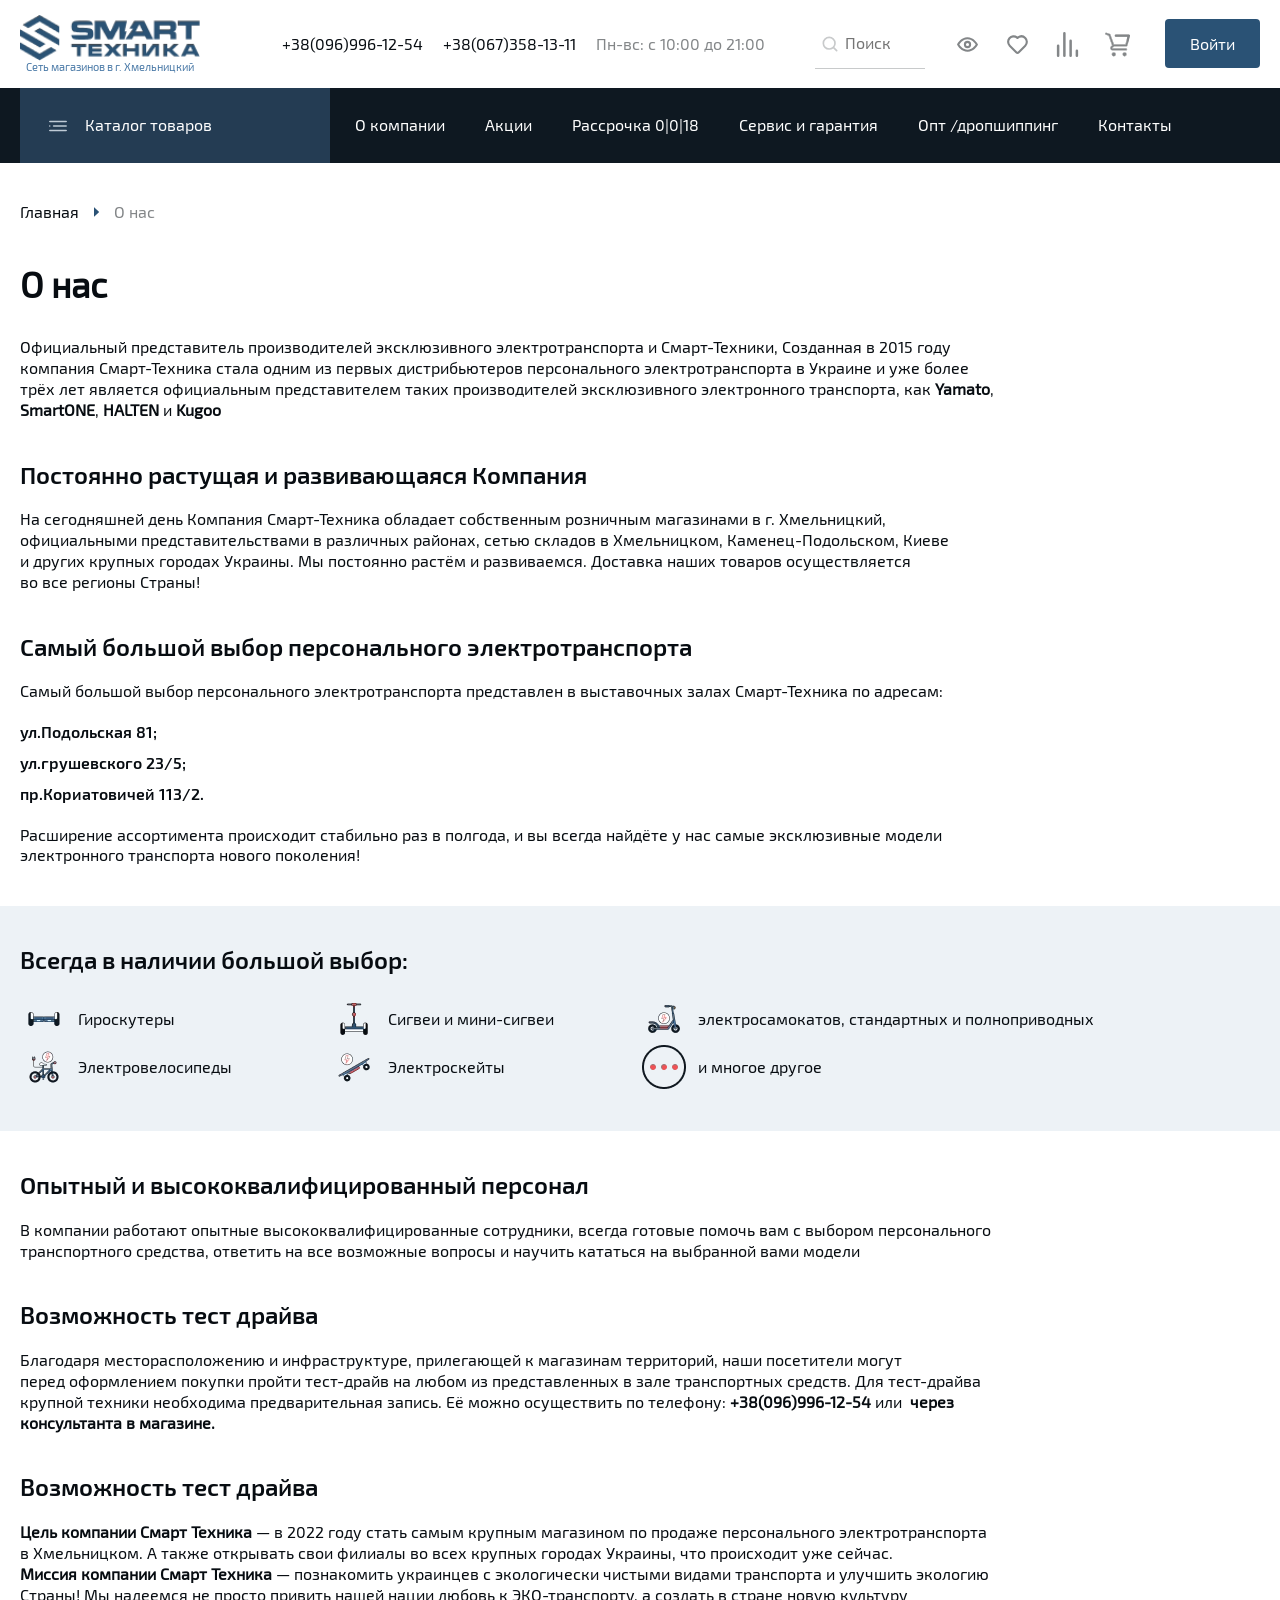
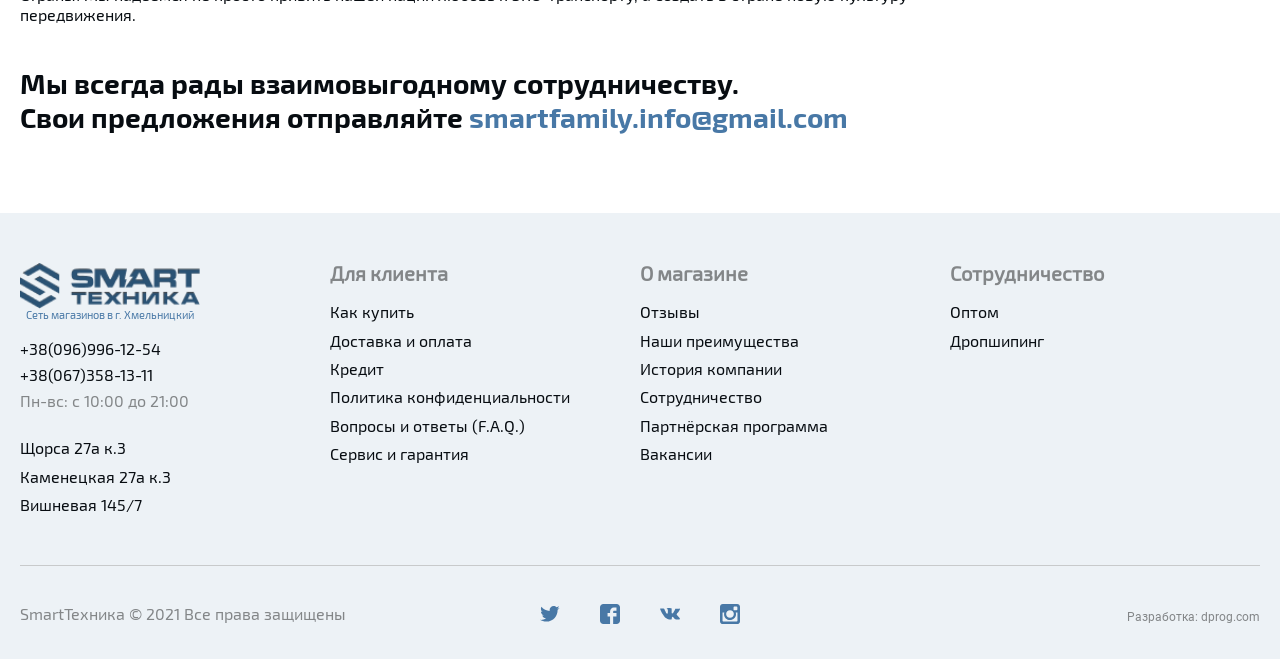
<file: about.html>
<!DOCTYPE html>
<html lang="ru" class="page">

<head>
   <meta charset="UTF-8">
   <meta name="viewport" content="width=device-width, initial-scale=1.0">
   <meta http-equiv="X-UA-Compatible" content="ie=edge">
   <meta name="theme-color" content="#4878A6">
   <title>Smart Техника — О нас</title>
   <link rel="stylesheet" href="css/vendor.css">
   <link rel="stylesheet" href="css/main.css">
   <link rel="stylesheet" href="https://unpkg.com/swiper@8/swiper-bundle.min.css" />
   <script defer src="https://unpkg.com/swiper@8/swiper-bundle.min.js"></script>
   <script defer src="js/main.js"></script>
</head>

<body class="page__body">
   <div class="wrapper">
      <!-- Шапка сайта -->
<header class="header lock-padding" id="header">
   <div class="container">

      <div class="header-top">
         <!-- Лолотип сайта -->
         <div class="logo">
            <a href="index.html" class="logo__link">
               <picture>
                  <source srcset="img/logo.avif" type="image/avif">
                  <source srcset="img/logo.webp" type="image/webp">
                  <img loading="lazy" src="img/logo.png" alt="Логотип" title="Логотип">
               </picture>
               <div class="logo__text">Сеть магазинов в г. Хмельницкий</div>
            </a>
         </div>
         <div class="info-panel">

            <div class="contact">
               <div class="contact__contact-item">
                  <a href="tel:+380969961254">+38(096)996-12-54</a>
               </div>
               <div class="contact__contact-item">
                  <a href="tel:+380673581311">+38(067)358-13-11</a>
               </div>
               <div class="contact__contact-item">Пн-вс: с 10:00 до 21:00</div>
            </div>

            <!-- Строка поиска -->
            <div class="search">
               <form action="" method="post" class="search__form">
                  <div class="search__content">
                     <button type="submit" name="button" class="search__button">
                        <svg class="search-icon">
                           <use xlink:href="img/sprite.svg#search"></use>
                        </svg>
                     </button>
                     <div class="search__content-img">
                        <svg class="search-icon" width="20px" height="20px">
                           <use xlink:href="img/sprite.svg#search"></use>
                        </svg>
                     </div>
                     <input type="search" name="search" class="search__input" placeholder="Поиск" />
                  </div>
               </form>
            </div>

            <!-- Panel-icons -->
            <div class="icons">

               <a href="" class="icons__item">
                  <svg class="panel-svg">
                     <use xlink:href="img/sprite.svg#eye"></use>
                  </svg>
               </a>

               <a href="" class="icons__item">
                  <svg class="panel-svg">
                     <use xlink:href="img/sprite.svg#like"></use>
                  </svg>
               </a>

               <a href="" class="icons__item">
                  <svg class="panel-svg">
                     <use xlink:href="img/sprite.svg#compare"></use>
                  </svg>
               </a>

               <a href="" class="icons__item">
                  <svg class="panel-svg">
                     <use xlink:href="img/sprite.svg#cart"></use>
                  </svg>
               </a>
            </div>

            <!-- Button -->
            <div class="button-login">
               <a href="#signin" class="button-login__link popup">Войти</a>
            </div>
            <!-- Button - end -->
         </div>
      </div>
   </div>

   <div class="header-bottom">
      <div class="container">

         <div data-da=".more-content,991,1" class="header-bottom__content">

            <!-- Button -->
            <!-- <div class="button"> -->
            <a href="#" class="button">
               <div class="button__icon">
                  <svg class="panel-link">
                     <use xlink:href="img/sprite.svg#menu"></use>
                  </svg>
               </div>
               <div class="button__link">Каталог товаров</div>
            </a>
            <!-- </div> -->
            <!-- Button - end -->
            <nav class="nav" title="header-Меню">
               <ul class="nav__list">
                  <li class="nav__item">
                     <a href="about.html" class="nav__link">О компании</a>
                  </li>
                  <li class="nav__item">
                     <a href="#" class="nav__link">Акции</a>
                  </li>
                  <li class="nav__item">
                     <a href="#" class="nav__link">Рассрочка <span class="nav__link-span">0|0|18</span></a>
                  </li>
                  <li class="nav__item">
                     <a href="#" class="nav__link">Сервис и гарантия</a>
                  </li>
                  <li class="nav__item">
                     <a href="#" class="nav__link">Опт <span class="nav__link-span">/дропшиппинг</span></a>
                  </li>
                  <li class="nav__item">
                     <a href="#" class="nav__link">Контакты</a>
                  </li>
               </ul>
            </nav>
         </div>
      </div>
   </div>
</header>

<!-- Форма авторизации -->
<div id="signin" class="signin">
   <div class="signin__body">
      <div class="signin__content">
         <div class="signin__header">
            <h3 class="signin__header-title">Вход</h3>
            <a href="#header" class="signin__close close-popup"></a>
         </div>
         <div class="signin__content-body">
            <form action="" method="post" enctype="multipart/form-data" class="form" name="form" id="form-auth">
               <div class="form-signin">
                  <label for="name">Эл. почта</label>
                  <input class="form-signin__input" type="mail" name="mail" id="mail" required />

                  <label for="password">Пароль</label>
                  <input class="form-signin__input" type="password" name="password" id="password" required />
               </div>

               <div class="form-signin__link-content">
                  <a href="" class="form-signin__link">Забыли пароль?</a>
               </div>
               <label class="form-signin__checkbox">
                  <input type="checkbox" class="form-signin__checkbox-input">
                  <span class="form-signin__checkbox-content">Запомнить меня</span>
               </label>

               <div class="form-signin__button">
                  <input class="form-signin__button-link" type="submit" value="Войти">
               </div>

               <div class="form-signin__link-content centered">
                  <a href="#registration" class="form-signin__link popup">Зарегестрироваться</a>
               </div>

            </form>
         </div>
      </div>
   </div>
</div>

<!-- Форма регистраци -->
<div id="registration" class="signin reg">
   <div class="signin__body">
      <div class="signin__content">
         <div class="signin__header">
            <h3 class="signin__header-title">Регистрация</h3>
            <div class="signin__close close-popup"></div>
         </div>
         <div class="signin__content-body">
            <form action="" method="post" enctype="multipart/form-data" class="form" name="form" id="form-reg">

               <div class="form-signin">
                  <label for="name">Имя</label>
                  <input class="form-signin__input" type="text" name="name" id="name" required />

                  <label for="name">Эл. почта</label>
                  <input class="form-signin__input" type="email" name="email" id="email" required />

                  <label for="phone">Номер телефона</label>
                  <input class="form-signin__input" type="tel" name="phone" id="phone" required />

                  <label for="password">Придумайте пароль</label>
                  <input class="form-signin__input" type="password" name="password" id="password-reg" required />
               </div>
               <div class="form-signin__link-content">
                  <div class="form-sign__text"></div>Регистрируясь, вы соглашаетесь с 
                  <a href="" class="form-signin__link">пользовательским соглашением</a>
               </div>

               <div class="form-signin__button">
                  <input class="form-signin__button-link" type="submit" value="Войти">
               </div>

               <div class="form-signin__link-content centered">
                  <a href="#signin" class="form-signin__link  popup">Я уже зарегистрирован</a>
               </div>

            </form>
         </div>
      </div>
   </div>
</div>

      <!-- Меню навигация боковая панель -->
      <aside data-da=".catalog-content,991,1" class="aside index">
         <nav class="navigation-menu" title="Меню навигация">
            <ul class="navigation-menu__list">

               <!-- Гироскутеры -->
               <li class="navigation-menu__item">
                  <a href="#" class="navigation-menu__link">
                     <div class="navigation-menu__link-img">
                        <!-- Картинка -->
                        <picture>
                           <source srcset="img/menu-icons/menu.avif" type="image/avif">
                           <source srcset="img/menu-icons/menu.webp" type="image/webp">
                           <img loading="lazy" src="img/menu-icons/menu.png" alt="Гироскутеры" title="Гироскутеры">
                        </picture>
                     </div>
                     <div class="navigation-menu__link-text">Гироскутеры</div>
                  </a>
               </li>

               <!-- Электросамокаты -->
               <li class="navigation-menu__item">
                  <a href="#" class="navigation-menu__link">
                     <div class="navigation-menu__link-img">
                        <!-- Картинка -->
                        <picture>
                           <source srcset="img/menu-icons/menu-1.avif" type="image/avif">
                           <source srcset="img/menu-icons/menu-1.webp" type="image/webp">
                           <img loading="lazy" src="img/menu-icons/menu-1.png" alt="Электросамокаты"
                              title="Электросамокаты">
                        </picture>
                     </div>
                     <div class="navigation-menu__link-text">Электросамокаты</div>
                  </a>
               </li>

               <!-- Моноколеса -->
               <li class="navigation-menu__item">
                  <a href="#" class="navigation-menu__link">
                     <div class="navigation-menu__link-img">
                        <!-- Картинка -->
                        <picture>
                           <source srcset="img/menu-icons/menu-2.avif" type="image/avif">
                           <source srcset="img/menu-icons/menu-2.webp" type="image/webp">
                           <img loading="lazy" src="img/menu-icons/menu-2.png" alt="Моноколеса" title="Моноколеса">
                        </picture>
                     </div>
                     <div class="navigation-menu__link-text">Моноколеса</div>
                  </a>
               </li>

               <!-- Сигвеи и мини-сигвеи -->
               <li class="navigation-menu__item">
                  <a href="#" class="navigation-menu__link">
                     <div class="navigation-menu__link-img">
                        <!-- Картинка -->
                        <picture>
                           <source srcset="img/menu-icons/menu-3.avif" type="image/avif">
                           <source srcset="img/menu-icons/menu-3.webp" type="image/webp">
                           <img loading="lazy" src="img/menu-icons/menu-3.png" alt="Сигвеи и мини-сигвеи"
                              title="Сигвеи и мини-сигвеи">
                        </picture>
                     </div>
                     <div class="navigation-menu__link-text">Сигвеи и мини-сигвеи</div>
                  </a>
               </li>

               <!-- Электроскутеры -->
               <li class="navigation-menu__item">
                  <a href="#" class="navigation-menu__link">
                     <div class="navigation-menu__link-img">
                        <!-- Картинка -->
                        <picture>
                           <source srcset="img/menu-icons/menu-4.avif" type="image/avif">
                           <source srcset="img/menu-icons/menu-4.webp" type="image/webp">
                           <img loading="lazy" src="img/menu-icons/menu-4.png" alt="Электроскутеры"
                              title="Электроскутеры">
                        </picture>
                     </div>
                     <div class="navigation-menu__link-text">Электроскутеры</div>
                  </a>
               </li>

               <!-- Электровелосипеды -->
               <li class="navigation-menu__item">
                  <a href="#" class="navigation-menu__link">
                     <div class="navigation-menu__link-img">
                        <!-- Картинка -->
                        <picture>
                           <source srcset="img/menu-icons/menu-5.avif" type="image/avif">
                           <source srcset="img/menu-icons/menu-5.webp" type="image/webp">
                           <img loading="lazy" src="img/menu-icons/menu-5.png" alt="Электровелосипеды"
                              title="Электровелосипеды">
                        </picture>
                     </div>
                     <div class="navigation-menu__link-text">Электровелосипеды</div>
                  </a>
               </li>

               <!-- Электроскейты -->
               <li class="navigation-menu__item">
                  <a href="#" class="navigation-menu__link">
                     <div class="navigation-menu__link-img">
                        <!-- Картинка -->
                        <picture>
                           <source srcset="img/menu-icons/menu-6.avif" type="image/avif">
                           <source srcset="img/menu-icons/menu-6.webp" type="image/webp">
                           <img loading="lazy" src="img/menu-icons/menu-6.png" alt="Электроскейты"
                              title="Электроскейты">
                        </picture>
                     </div>
                     <div class="navigation-menu__link-text">Электроскейты</div>
                  </a>
               </li>

               <!-- Электромобили -->
               <li class="navigation-menu__item">
                  <a href="#" class="navigation-menu__link">
                     <div class="navigation-menu__link-img">
                        <!-- Картинка -->
                        <picture>
                           <source srcset="img/menu-icons/menu-7.avif" type="image/avif">
                           <source srcset="img/menu-icons/menu-7.webp" type="image/webp">
                           <img loading="lazy" src="img/menu-icons/menu-7.png" alt="Электромобили"
                              title="Электромобили">
                        </picture>
                     </div>
                     <div class="navigation-menu__link-text">Электромобили</div>
                  </a>
               </li>

               <!-- Аксессуары -->
               <li class="navigation-menu__item">
                  <a href="#" class="navigation-menu__link">
                     <div class="navigation-menu__link-img">
                        <!-- Картинка -->
                        <picture>
                           <source srcset="img/menu-icons/menu-8.avif" type="image/avif">
                           <source srcset="img/menu-icons/menu-8.webp" type="image/webp">
                           <img loading="lazy" src="img/menu-icons/menu-8.png" alt="Аксессуары" title="Аксессуары">
                        </picture>
                     </div>
                     <div class="navigation-menu__link-text">Аксессуары</div>
                  </a>
               </li>

               <!-- Умные игрушки -->
               <li class="navigation-menu__item">
                  <a href="#" class="navigation-menu__link">
                     <div class="navigation-menu__link-img">
                        <!-- Картинка -->
                        <picture>
                           <source srcset="img/menu-icons/menu-9.avif" type="image/avif">
                           <source srcset="img/menu-icons/menu-9.webp" type="image/webp">
                           <img loading="lazy" src="img/menu-icons/menu-9.png" alt="Умные игрушки"
                              title="Умные игрушки">
                        </picture>
                     </div>
                     <div class="navigation-menu__link-text">Умные игрушки</div>
                  </a>
               </li>

               <!-- Smart Watch -->
               <li class="navigation-menu__item">
                  <a href="#" class="navigation-menu__link">
                     <div class="navigation-menu__link-img">
                        <!-- Картинка -->
                        <picture>
                           <source srcset="img/menu-icons/menu-10.avif" type="image/avif">
                           <source srcset="img/menu-icons/menu-10.webp" type="image/webp">
                           <img loading="lazy" src="img/menu-icons/menu-10.png" alt="Smart Watch" title="Smart Watch">
                        </picture>
                     </div>
                     <div class="navigation-menu__link-text">Smart Watch</div>
                  </a>
               </li>

            </ul>
         </nav>
      </aside>

      <section class="about-section">
         <div class="container">
            <div class="navigation-map">
               <a href="index.html" class="navigation-map__link">Главная</a>
               <a href="about.html" class="navigation-map__link">О нас</a>
            </div>
         </div>
      </section>

      <section class="about-section">
         <div class="container">

            <div class="section-page">
               <!-- Заголовок страницы -->
               <div class="section-title page-title">
                  <h2 class="section-title__title">О нас</h2>
               </div>

               <!-- параграф -->

               <div class="paragraph-content">
                  <p class="page-pargraph">
                     Официальный представитель производителей эксклюзивного электротранспорта и Смарт-Техники, Созданная
                     в 2015 году
                     компания Смарт-Техника стала одним из первых дистрибьютеров персонального электротранспорта
                     в Украине
                     и уже более трёх лет является официальным представителем таких производителей эксклюзивного
                     электронного
                     транспорта, как <span>Yamato</span>, <span>SmartONE</span>, <span>HALTEN</span>
                     и <span>Kugoo</span>
                  </p>
               </div>

               <!-- Заголовок 3уровня -->
               <h3 class="paragraph-title">Постоянно растущая и развивающаяся Компания</h3>

               <!-- параграф -->
               <div class="paragraph-content">
                  <p class="page-pargraph">
                     На сегодняшней день Компания Смарт-Техника обладает собственным розничным магазинами
                     в г. Хмельницкий,
                     официальными представительствами в различных районах, сетью складов в Хмельницком,
                     Каменец-Подольском,
                     Киеве
                     и других крупных городах Украины. Мы постоянно растём и развиваемся. Доставка наших товаров
                     осуществляется
                     во все регионы Страны!
                  </p>
               </div>

               <!-- Заголовок 3уровня -->
               <h3 class="paragraph-title">Самый большой выбор персонального электротранспорта</h3>

               <!-- параграф -->
               <div class="paragraph-content">
                  <p class="page-pargraph">
                     Самый большой выбор персонального электротранспорта представлен в выставочных залах
                     Смарт-Техника по адресам:
                  </p>

                  <ul class="page-list">
                     <li class="page-list__item">ул.Подольская 81;</li>
                     <li class="page-list__item">ул.грушевского 23/5;</li>
                     <li class="page-list__item">пр.Кориатовичей 113/2.</li>
                  </ul>
                  <p class="page-pargraph">
                     Расширение ассортимента происходит стабильно раз в полгода, и вы всегда найдёте у нас самые
                     эксклюзивные
                     модели электронного транспорта нового поколения!
                  </p>
               </div>
            </div>
         </div>
      </section>

      <section class="about-section choice">
         <div class="container">

            <!-- Заголовок 3уровня -->
            <h3 class="paragraph-title">Всегда в наличии большой выбор:</h3>

            <div class="block-choice nav-menu">

               <!-- Гироскутеры -->
               <div class="nav-menu__item">
                  <div class="nav-menu__item-img">
                     <!-- Картинка -->
                     <picture>
                        <source srcset="img/menu-icons/menu.avif" type="image/avif">
                        <source srcset="img/menu-icons/menu.webp" type="image/webp">
                        <img loading="lazy" src="img/menu-icons/menu.png" alt="Гироскутеры" title="Гироскутеры">
                     </picture>
                  </div>
                  <div class="nav-menu__item-text">Гироскутеры</div>
               </div>

               <!-- Сигвеи и мини-сигвеи -->
               <div class="nav-menu__item">
                  <div class="nav-menu__item-img">
                     <!-- Картинка -->
                     <picture>
                        <source srcset="img/menu-icons/menu-3.avif" type="image/avif">
                        <source srcset="img/menu-icons/menu-3.webp" type="image/webp">
                        <img loading="lazy" src="img/menu-icons/menu-3.png" alt="Сигвеи и мини-сигвеи"
                           title="Сигвеи и мини-сигвеи">
                     </picture>
                  </div>
                  <div class="nav-menu__item-text">Сигвеи и мини-сигвеи</div>
               </div>

               <!-- Электросамокаты -->
               <div class="nav-menu__item">
                  <div class="nav-menu__item-img">
                     <!-- Картинка -->
                     <picture>
                        <source srcset="img/menu-icons/menu-1.avif" type="image/avif">
                        <source srcset="img/menu-icons/menu-1.webp" type="image/webp">
                        <img loading="lazy" src="img/menu-icons/menu-1.png" alt="Электросамокаты"
                           title="Электросамокаты">
                     </picture>
                  </div>
                  <div class="nav-menu__item-text">электросамокатов, стандартных и полноприводных</div>
               </div>

               <!-- Электровелосипеды -->
               <div class="nav-menu__item">
                  <div class="nav-menu__item-img">
                     <!-- Картинка -->
                     <picture>
                        <source srcset="img/menu-icons/menu-5.avif" type="image/avif">
                        <source srcset="img/menu-icons/menu-5.webp" type="image/webp">
                        <img loading="lazy" src="img/menu-icons/menu-5.png" alt="Электровелосипеды"
                           title="Электровелосипеды">
                     </picture>
                  </div>
                  <div class="nav-menu__item-text">Электровелосипеды</div>
               </div>

               <!-- Электроскейты -->
               <div class="nav-menu__item">
                  <div class="nav-menu__item-img">
                     <!-- Картинка -->
                     <picture>
                        <source srcset="img/menu-icons/menu-6.avif" type="image/avif">
                        <source srcset="img/menu-icons/menu-6.webp" type="image/webp">
                        <img loading="lazy" src="img/menu-icons/menu-6.png" alt="Электроскейты" title="Электроскейты">
                     </picture>
                  </div>
                  <div class="nav-menu__item-text">Электроскейты</div>
               </div>

               <!-- Eще -->
               <div class="nav-menu__item">
                  <div class="nav-menu__item-img">
                     <!-- Картинка -->
                     <picture>
                        <source srcset="img/menu-icons/more.avif" type="image/avif">
                        <source srcset="img/menu-icons/more.webp" type="image/webp">
                        <img loading="lazy" src="img/menu-icons/more.png" alt="Smart Watch" title="Smart Watch">
                     </picture>
                  </div>
                  <div class="nav-menu__item-text">и многое другое</div>
               </div>

            </div>

         </div>
      </section>

      <section class="about-section">
         <div class="container">
            <div class="section-page">
               <!-- Заголовок 3уровня -->
               <h3 class="paragraph-title">Опытный и высококвалифицированный персонал</h3>

               <div class="paragraph-content">
                  <p class="page-pargraph">В компании работают опытные высококвалифицированные сотрудники, всегда
                     готовые
                     помочь вам с выбором персонального транспортного средства, ответить на все возможные вопросы
                     и научить
                     кататься на выбранной вами модели</p>
               </div>

               <!-- Заголовок 3уровня -->
               <h3 class="paragraph-title">Возможность тест драйва</h3>

               <div class="paragraph-content">
                  <p class="page-pargraph">Благодаря месторасположению и инфраструктуре, прилегающей к магазинам
                     территорий, наши посетители могут перед оформлением покупки пройти тест-драйв на любом
                     из представленных в зале транспортных средств.
                     Для тест-драйва крупной техники необходима предварительная запись. Её можно осуществить
                     по телефону:
                     <span class="phone">+38(096)996-12-54</span> или  <span>через консультанта в магазине.</span>
                  </p>
               </div>

               <!-- Заголовок 3уровня -->
               <h3 class="paragraph-title">Возможность тест драйва</h3>

               <div class="paragraph-content">
                  <p class="page-pargraph"><span>Цель компании Смарт Техника</span> — в 2022 году стать самым крупным
                     магазином
                     по продаже персонального электротранспорта в Хмельницком. А также открывать свои филиалы
                     во всех крупных городах Украины, что происходит уже сейчас.
                  </p>
                  <p class="page-pargraph"><span>Миссия компании Смарт Техника</span> — познакомить украинцев
                     с экологически
                     чистыми видами транспорта и улучшить экологию Страны! Мы надеемся не просто привить нашей нации
                     любовь к ЭКО-транспорту, а создать в стране новую культуру передвижения.
                  </p>
               </div>

               <h4 class="bottom-title">
                  Мы всегда рады взаимовыгодному сотрудничеству. Свои предложения отправляйте
                  <a href="mailto:dimas23ua@gmail.com" target="_blank"
                     class="bottom-title__link">smartfamily.info@gmail.com</a>
               </h4>
            </div>
         </div>
      </section>

      <footer class="footer">
   <div class="container">

      <div class="footer-content">
         <!-- Первая колонка -->
         <div class="footer-content__column">

            <!-- Лолотип сайта -->
            <div class="logo">
               <a href="index.html">
                  <picture>
                     <source srcset="img/logo.avif" type="image/avif">
                     <source srcset="img/logo.webp" type="image/webp">
                     <img loading="lazy" src="img/logo.png" alt="Логотип" title="Логотип">
                  </picture>
                  <div class="logo__text">Сеть магазинов в г. Хмельницкий</div>
               </a>
            </div>

            <div class="contact">
               <div class="contact__contact-item">
                  <a href="tel:+380969961254">+38(096)996-12-54</a>
               </div>
               <div class="contact__contact-item">
                  <a href="tel:+380673581311">+38(067)358-13-11</a>
               </div>
               <div class="contact__contact-item">Пн-вс: с 10:00 до 21:00</div>
            </div>
            <!-- Адреса -->
            <div class="adress">
               <div class="adress__item">
                  Щорса 27а к.3
               </div>
               <div class="adress__item">
                  Каменецкая 27а к.3
               </div>
               <div class="adress__item">
                  Вишневая 145/7
               </div>
            </div>
         </div>

         <!-- Вторая колонка -->
         <div class="footer-content__column">
            <div class="footer-content__title">Для клиента</div>
            <div class="footer-content__text">
               <div class="footer-content__text-item">
                  <a href="" class="footer-content__text-link">Как купить</a>
               </div>
               <div class="footer-content__text-item">
                  <a href="" class="footer-content__text-link">Доставка и оплата</a>
               </div>
               <div class="footer-content__text-item">
                  <a href="" class="footer-content__text-link">Кредит</a>
               </div>
               <div class="footer-content__text-item">
                  <a href="" class="footer-content__text-link">Политика конфиденциальности</a>
               </div>
               <div class="footer-content__text-item">
                  <a href="" class="footer-content__text-link">Вопросы и ответы (F.A.Q.)</a>
               </div>
               <div class="footer-content__text-item">
                  <a href="" class="footer-content__text-link">Сервис и гарантия</a>
               </div>
            </div>
         </div>

         <!-- Третяя колонка -->
         <div class="footer-content__column">
            <div class="footer-content__title">О магазине</div>
            <div class="footer-content__text">
               <div class="footer-content__text-item">
                  <a href="" class="footer-content__text-link">Отзывы</a>
               </div>
               <div class="footer-content__text-item">
                  <a href="" class="footer-content__text-link">Наши преимущества</a>
               </div>
               <div class="footer-content__text-item">
                  <a href="" class="footer-content__text-link">История компании</a>
               </div>
               <div class="footer-content__text-item">
                  <a href="" class="footer-content__text-link">Сотрудничество</a>
               </div>
               <div class="footer-content__text-item">
                  <a href="" class="footer-content__text-link">Партнёрская программа</a>
               </div>
               <div class="footer-content__text-item">
                  <a href="" class="footer-content__text-link">Вакансии</a>
               </div>
            </div>
         </div>

         <!-- Четвертая олонка -->
         <div class="footer-content__column">
            <div class="footer-content__title">Сотрудничество</div>
            <div class="footer-content__text">
               <div class="footer-content__text-item">
                  <a href="" class="footer-content__text-link">Оптом</a>
               </div>
               <div class="footer-content__text-item">
                  <a href="" class="footer-content__text-link">Дропшипинг</a>
               </div>
            </div>
         </div>
      </div>

      <!-- Нижний футер -->
      <div class="footer-bottom">

         <div class="footer-bottom__social-content">
            <div class="footer-bottom__social">

               <!-- Twitter -->
               <div class="footer-bottom__social-img">
                  <a href="footer-bottom__social-link">
                     <svg class="footer-soc">
                        <use xlink:href="img/sprite.svg#twitter"></use>
                     </svg>
                  </a>
               </div>

               <!-- facebook -->
               <div class="footer-bottom__social-img">
                  <a href="footer-bottom__social-link">
                     <svg class="footer-soc">
                        <use xlink:href="img/sprite.svg#facebook"></use>
                     </svg>
                  </a>
               </div>

               <!-- vk -->
               <div class="footer-bottom__social-img">
                  <a href="footer-bottom__social-link">
                     <svg class="footer-soc">
                        <use xlink:href="img/sprite.svg#vk"></use>
                     </svg>
                  </a>
               </div>

               <!-- instagramm -->
               <div class="footer-bottom__social-img">
                  <a href="footer-bottom__social-link">
                     <svg class="footer-soc">
                        <use xlink:href="img/sprite.svg#instagram"></use>
                     </svg>
                  </a>
               </div>
            </div>
         </div>

         <div class="footer-bottom__text-content">
            <div class="footer-bottom__text">
               <div class="footer-bottom__text-paragraph">
                  SmartТехника © 2021 Все права защищены
               </div>
            </div>

            <div class="footer-bottom__text">
               <a href="" class="footer-bottom__text-link">Разработка: dprog.com</a>
            </div>
         </div>
      </div>

   </div>
</footer>

   </div>

   <div class="panel-block">
   <!-- Панель навигации для мобильных устройств -->
   <div class="panel">
      <div class="panel-content">

         <!-- Ноme -->
         <div class="panel-content__item">
            <a href="index.html" class="panel-content__link">
               <div class="panel-content__item-img">
                  <svg class="panel-link">
                     <use xlink:href="img/sprite.svg#home"></use>
                  </svg>
               </div>
               <div class="panel-content__link-title">
                  Главная
               </div>
            </a>
         </div>

         <!-- Catalog -->
         <div class="panel-content__item">
            <a href="#catalog-menu" class="panel-content__link popup">
               <div class="panel-content__item-img">
                  <svg class="panel-link">
                     <use xlink:href="img/sprite.svg#menu"></use>
                  </svg>
               </div>
               <div class="panel-content__link-title">
                  Каталог
               </div>
            </a>
         </div>

         <!-- Shopping-cart -->
         <div class="panel-content__item">
            <a href="" class="panel-content__link">
               <div class="panel-content__item-img">
                  <svg class="panel-link">
                     <use xlink:href="img/sprite.svg#cart"></use>
                  </svg>
               </div>
               <div class="panel-content__link-title">
                  Корзина
               </div>
            </a>
         </div>

         <!-- Search -->
         <div class="panel-content__item">
            <a href="#search-menu" class="panel-content__link popup">
               <div class="panel-content__item-img">
                  <svg class="panel-link">
                     <use xlink:href="img/sprite.svg#search"></use>
                  </svg>
               </div>
               <div class="panel-content__link-title">
                  Поиск
               </div>
            </a>
         </div>

         <!--  Еще ... -->
         <div class="panel-content__item">
            <a href="#more" class="panel-content__link popup">
               <div class="panel-content__item-img">
                  <div class="panel-content__dots">
                     <div class="panel-content__dot"></div>
                     <div class="panel-content__dot"></div>
                     <div class="panel-content__dot"></div>
                  </div>
               </div>
               <div class="panel-content__link-title">
                  Ещё
               </div>
            </a>
         </div>
      </div>
   </div>

   <!-- Форма поиск-Меню <991 -->
   <div id="search-menu" class="signin search-menu">
      <div class="signin__body">
         <div class="signin__content">
            <div class="signin__header">
               <div class="signin__header-content">
                  <h3 class="signin__header-title">Поиск</h3>
                  <a href="#header" class="signin__close close-popup"></a>
               </div>
            </div>
            <form action="" method="post" class="search__form">
               <div class="search__content">
                  <button type="submit" name="button" class="search__button">
                     <svg class="search-icon">
                        <use xlink:href="img/sprite.svg#search"></use>
                     </svg>
                  </button>
                  <input type="search" name="search" class="search__input"
                     placeholder="Введите запрос, например «Smart balance»" />
               </div>
            </form>
         </div>
      </div>
   </div>

   <!-- Каталог-Меню <991 -->
   <div id="catalog-menu" class="signin search-menu">
      <div class="signin__body">
         <div class="signin__content">
            <div class="signin__header">
               <div class="signin__header-content">
                  <h3 class="signin__header-title">Каталог</h3>
                  <a href="#header" class="signin__close close-popup"></a>
               </div>
            </div>
            <div class="catalog-content">

            </div>
         </div>
      </div>
   </div>

   <!-- Каталог-Меню Еще <991 -->
   <div id="more" class="signin search-menu">
      <div class="signin__body">
         <div class="signin__content">
            <div class="signin__header">
               <div class="signin__header-content">
                  <h3 class="signin__header-title">Еще</h3>
                  <a href="#header" class="signin__close close-popup"></a>
               </div>
            </div>
            <div class="more-content">

            </div>
         </div>
      </div>
   </div>
</div>

</html>
</file>
<file: css/main.css>
/* stylelint-disable */
/* stylelint-disable */
/* stylelint-disable */
.custom-checkbox__field:checked + .custom-checkbox__content::after {
  opacity: 1;
}

.custom-checkbox__field:focus + .custom-checkbox__content::before {
  outline: 2px solid #f00;
  outline-offset: 2px;
}

.custom-checkbox__field:disabled + .custom-checkbox__content {
  opacity: 0.4;
  pointer-events: none;
}

/* stylelint-disable */
/* stylelint-disable */
@font-face {
  font-family: "Exo2-Bold";
  src: url("../fonts/../fonts/Exo2-Bold.woff2") format("woff2");
  font-weight: 700;
  font-display: swap;
  font-style: normal;
}
@font-face {
  font-family: "Exo2-SemiBold";
  src: url("../fonts/../fonts/Exo2-SemiBold.woff2") format("woff2");
  font-weight: 600;
  font-display: swap;
  font-style: normal;
}
@font-face {
  font-family: "Exo2-Medium";
  src: url("../fonts/../fonts/Exo2-Medium.woff2") format("woff2");
  font-weight: 500;
  font-display: swap;
  font-style: normal;
}
@font-face {
  font-family: "Exo2-Regular";
  src: url("../fonts/../fonts/Exo2-Regular.woff2") format("woff2");
  font-weight: 400;
  font-display: swap;
  font-style: normal;
}
@font-face {
  font-family: "Inter-Regular";
  src: url("../fonts/../fonts/Inter-Regular.woff2") format("woff2");
  font-weight: 400;
  font-display: swap;
  font-style: normal;
}
@font-face {
  font-family: "Roboto-Regular";
  src: url("../fonts/../fonts/Roboto-Regular.woff2") format("woff2");
  font-weight: 400;
  font-display: swap;
  font-style: normal;
}
@font-face {
  font-family: "SourceSansPro-Regular";
  src: url("../fonts/../fonts/SourceSansPro-Regular.woff2") format("woff2");
  font-weight: 400;
  font-display: swap;
  font-style: normal;
}
html,
body {
  -webkit-box-sizing: border-box;
  box-sizing: border-box;
  width: 100%;
  overflow-x: hidden;
  margin: 0px 0px 0px 0px;
  padding: 0px 0px 0px 0px;
  font-family: "Exo2-Regular", sans-serif;
  font-weight: 400;
  font-size: 16px;
  color: #070C11;
}

body .lock {
  overflow: hidden;
}

*,
*::before,
*::after {
  -webkit-box-sizing: inherit;
  box-sizing: inherit;
}

.wrapper {
  width: 100%;
}

.page {
  height: 100%;
  font-family: var(--font-family, sans-serif);
  -webkit-text-size-adjust: 100%;
}

.page__body {
  margin: 0;
  min-width: 320px;
  min-height: 100%;
  font-size: 16px;
}

img {
  display: block;
  height: auto;
  max-width: 100%;
  -o-object-fit: cover;
  object-fit: cover;
}

a {
  text-decoration: none;
  color: inherit;
  -webkit-transition: all 0.2s ease 0s;
  -o-transition: all 0.2s ease 0s;
  transition: all 0.2s ease 0s;
}

p {
  margin: 0;
  padding: 0;
}

.is-hidden {
  display: none !important;
  /* stylelint-disable-line declaration-no-important */
}

.btn-reset {
  border: none;
  padding: 0;
  background: transparent;
  cursor: pointer;
}

.list-reset {
  list-style: none;
  margin: 0;
  padding: 0;
}

.input-reset {
  -webkit-appearance: none;
  -moz-appearance: none;
  appearance: none;
  border: none;
  border-radius: 0;
  background-color: #fff;
}
.input-reset::-webkit-search-decoration, .input-reset::-webkit-search-cancel-button, .input-reset::-webkit-search-results-button, .input-reset::-webkit-search-results-decoration {
  display: none;
}

.visually-hidden {
  position: absolute;
  overflow: hidden;
  margin: -1px;
  border: 0;
  padding: 0;
  width: 1px;
  height: 1px;
  clip: rect(0 0 0 0);
}

.container {
  width: 100%;
  margin: 0 auto;
  padding: 0 20px;
  max-width: 1340px;
}

.js-focus-visible :focus:not(.focus-visible) {
  outline: none;
}

.centered {
  text-align: center;
}

.dis-scroll {
  position: fixed;
  left: 0;
  top: 0;
  overflow: hidden;
  width: 100%;
  height: 100vh;
  -ms-scroll-chaining: none;
  overscroll-behavior: none;
}

.page--ios .dis-scroll {
  position: relative;
}

input,
button,
textarea {
  outline: none;
  border: none;
  margin: 0;
  padding: 0;
}

ul,
li,
ol {
  list-style: none;
  padding: 0;
  margin: 0;
}

h1, h2, h3, h4, h5, h6 {
  padding: 0;
  margin: 0;
}

.header {
  background-color: #fff;
}

.header-top {
  position: relative;
  display: -webkit-box;
  display: -ms-flexbox;
  display: flex;
  -webkit-box-align: center;
  -ms-flex-align: center;
  align-items: center;
  -webkit-box-pack: justify;
  -ms-flex-pack: justify;
  justify-content: space-between;
}

.logo {
  text-align: center;
  width: 100%;
  max-width: 180px;
  margin: 15px 0;
}
.logo img {
  width: 100%;
  height: auto;
}
.logo__text {
  font-size: 11px;
  color: #4878A6;
}

.logo:hover .logo__text {
  color: #2A5275;
}

.info-panel {
  display: -webkit-box;
  display: -ms-flexbox;
  display: flex;
  -webkit-box-align: center;
  -ms-flex-align: center;
  align-items: center;
}

.contact {
  display: -webkit-box;
  display: -ms-flexbox;
  display: flex;
  margin-right: 50px;
}
.contact__contact-item {
  font-weight: 500;
  font-size: 16px;
  line-height: 100%;
  color: #070C11;
  margin-right: 20px;
}
.contact__contact-item:nth-child(3) {
  color: #838688;
}
.contact__contact-item:last-child {
  margin-right: 0;
}

.search {
  background-color: #fff;
  display: -webkit-box;
  display: -ms-flexbox;
  display: flex;
  border-bottom: 1px solid #C8CACB;
  margin-right: 30px;
}
.search__form {
  width: 110px;
}
.search__content {
  display: -webkit-box;
  display: -ms-flexbox;
  display: flex;
  -webkit-box-align: center;
  -ms-flex-align: center;
  align-items: center;
}
.search__button {
  display: none;
  position: relative;
  z-index: 20;
  -webkit-box-pack: center;
  -ms-flex-pack: center;
  justify-content: center;
  -webkit-box-align: center;
  -ms-flex-align: center;
  align-items: center;
  cursor: pointer;
  width: 30px;
  height: 30px;
  background-color: #fff;
  margin-left: 15px;
}
.search__input {
  display: -webkit-box;
  display: -ms-flexbox;
  display: flex;
  max-width: 65px;
  padding: 15px 0;
  cursor: pointer;
}
.search__content-img {
  display: block;
  width: 30px;
  height: 30px;
  cursor: pointer;
  display: -webkit-box;
  display: -ms-flexbox;
  display: flex;
  -webkit-box-pack: center;
  -ms-flex-pack: center;
  justify-content: center;
  -webkit-box-align: center;
  -ms-flex-align: center;
  align-items: center;
}

.search-active {
  display: -webkit-box;
  display: -ms-flexbox;
  display: flex;
  -webkit-box-align: center;
  -ms-flex-align: center;
  align-items: center;
  position: absolute;
  top: 15px;
  left: 0;
  width: 100%;
  height: 57px;
  border: 1px solid #4878A6;
  border-radius: 4px;
}
.search-active .search__input {
  width: 100%;
  max-width: 100%;
  padding: 0 15px;
}
.search-active .search__form {
  width: 100%;
}
.search-active .search__content {
  width: 100%;
}

.search-active .search__button {
  display: -webkit-box;
  display: -ms-flexbox;
  display: flex;
}

.search-active .search__content-img {
  display: none;
}

.search-icon {
  fill: #C8CACB;
}

.search-active .search-icon:hover {
  fill: #4878A6;
}

.icons {
  display: -webkit-box;
  display: -ms-flexbox;
  display: flex;
  margin-right: 35px;
}
.icons__item {
  display: -webkit-box;
  display: -ms-flexbox;
  display: flex;
  -webkit-box-pack: center;
  -ms-flex-pack: center;
  justify-content: center;
  -webkit-box-align: center;
  -ms-flex-align: center;
  align-items: center;
  width: 25px;
  height: 25px;
  margin-left: 25px;
  background-color: #fff;
}
.icons__item:first-child {
  margin-left: 0;
}

.panel-svg {
  display: -webkit-box;
  display: -ms-flexbox;
  display: flex;
  margin: 0 auto;
  width: 25px;
  height: 25px;
  fill: #838688;
}
.panel-svg:hover {
  fill: #4878A6;
}

.button-login__link {
  padding: 15px 25px;
  background-color: #2A5275;
  color: #fff;
  border-radius: 4px;
}
.button-login__link:hover {
  background-color: #4878A6;
}

.header-bottom {
  background-color: #0E1821;
  color: #fff;
}
.header-bottom__content {
  display: -webkit-box;
  display: -ms-flexbox;
  display: flex;
  -webkit-box-align: center;
  -ms-flex-align: center;
  align-items: center;
}

.button {
  display: -webkit-box;
  display: -ms-flexbox;
  display: flex;
  -webkit-box-align: center;
  -ms-flex-align: center;
  align-items: center;
  background-color: #243C53;
  padding: 25px;
  width: 100%;
  max-width: 310px;
  cursor: pointer;
}
.button__link {
  margin-left: 15px;
}
.button__icon {
  display: -webkit-box;
  display: -ms-flexbox;
  display: flex;
  -webkit-box-pack: center;
  -ms-flex-pack: center;
  justify-content: center;
  -webkit-box-align: center;
  -ms-flex-align: center;
  align-items: center;
  width: 25px;
  height: 25px;
}

.nav {
  margin-left: 25px;
}
.nav__list {
  display: -webkit-box;
  display: -ms-flexbox;
  display: flex;
  -webkit-box-align: center;
  -ms-flex-align: center;
  align-items: center;
}
.nav__item {
  margin-left: 40px;
}
.nav__item:first-child {
  margin-left: 0;
}
.nav__link {
  font-style: normal;
  font-weight: 500;
  font-size: 16px;
  line-height: 100%;
  color: #FFFFFF;
}
.nav__link:hover {
  color: #4878A6;
}

.signin {
  position: fixed;
  top: 0;
  left: 0;
  width: 100%;
  height: 100%;
  opacity: 0;
  visibility: hidden;
  overflow-y: auto;
  overflow-x: hidden;
  -webkit-transition: all 0.3s ease 0s;
  -o-transition: all 0.3s ease 0s;
  transition: all 0.3s ease 0s;
  z-index: 100;
}
.signin:after {
  content: "";
  position: absolute;
  top: 0;
  left: 0;
  width: 100%;
  height: 100%;
  background-color: #4878A6;
  opacity: 0.7;
  z-index: -1;
}
.signin__body {
  display: -webkit-box;
  display: -ms-flexbox;
  display: flex;
  -webkit-box-pack: center;
  -ms-flex-pack: center;
  justify-content: center;
  -webkit-box-align: center;
  -ms-flex-align: center;
  align-items: center;
  min-height: 100%;
}
.signin__content {
  width: 100%;
  max-width: 400px;
  background-color: #fff;
  border-radius: 8px;
  overflow: hidden;
}
.signin__header {
  display: -webkit-box;
  display: -ms-flexbox;
  display: flex;
  -webkit-box-pack: justify;
  -ms-flex-pack: justify;
  justify-content: space-between;
  -webkit-box-align: center;
  -ms-flex-align: center;
  align-items: center;
  background-color: #EDF2F6;
  padding: 20px 30px;
}
.signin__header-title {
  font-weight: 600;
  font-size: 24px;
  line-height: 120%;
  color: #070C11;
}
.signin__close {
  width: 30px;
  height: 30px;
  position: relative;
  cursor: pointer;
}
.signin__close:after {
  content: "";
  position: absolute;
  top: 14px;
  left: 0;
  width: 100%;
  height: 1px;
  background-color: #F15152;
  -webkit-transform: rotate(45deg);
  -ms-transform: rotate(45deg);
  transform: rotate(45deg);
}
.signin__close:before {
  content: "";
  position: absolute;
  top: 14px;
  left: 0;
  width: 100%;
  height: 1px;
  background-color: #F15152;
  -webkit-transform: rotate(-45deg);
  -ms-transform: rotate(-45deg);
  transform: rotate(-45deg);
}
.signin__content-body {
  padding: 30px;
}

.signin.open {
  opacity: 1;
  visibility: visible;
}

.form {
  display: -webkit-box;
  display: -ms-flexbox;
  display: flex;
  -webkit-box-orient: vertical;
  -webkit-box-direction: normal;
  -ms-flex-direction: column;
  flex-direction: column;
}

.form-signin {
  display: -webkit-box;
  display: -ms-flexbox;
  display: flex;
  -webkit-box-orient: vertical;
  -webkit-box-direction: normal;
  -ms-flex-direction: column;
  flex-direction: column;
}
.form-signin__input {
  border: 1px solid #EAEAF0;
  border-radius: 5px;
  margin-top: 8px;
  margin-bottom: 20px;
  padding: 15px 25px;
}
.form-signin__input:last-child {
  margin-bottom: 10px;
}
.form-signin__reset {
  margin-bottom: 20px;
  color: #4878A6;
}
.form-signin__reset:hover {
  color: #2A5275;
}
.form-signin__checkbox {
  margin: 25px 0;
}
.form-signin__checkbox-content {
  width: 20px;
  height: 20px;
}
.form-signin__button {
  display: -webkit-box;
  display: -ms-flexbox;
  display: flex;
  -webkit-box-pack: center;
  -ms-flex-pack: center;
  justify-content: center;
}
.form-signin__button-link {
  width: 100%;
  padding: 16px 0;
  border-radius: 4px;
  background-color: #2A5275;
  color: #fff;
  cursor: pointer;
  -webkit-transition: all 0.2s easy 0s;
  -o-transition: all 0.2s easy 0s;
  transition: all 0.2s easy 0s;
}
.form-signin__button-link:hover {
  background-color: #4878A6;
}
.form-signin__link-content {
  margin-top: 20px;
}
.form-signin__text {
  font-weight: 500;
  font-size: 14px;
  line-height: 130%;
  color: #070C11;
}
.form-signin__link {
  color: #4878A6;
}
.form-signin__link:hover {
  color: #2A5275;
}

.reg .form-signin__link-content {
  margin-bottom: 10px;
}

.sub-header__content {
  display: -webkit-box;
  display: -ms-flexbox;
  display: flex;
}

.navigation-menu {
  width: 310px;
  background: #EDF2F6;
  border-radius: 0px 0px 8px 8px;
  overflow: hidden;
}
.navigation-menu__item {
  padding: 8px 20px;
  -webkit-transition: all 0.3s ease 0s;
  -o-transition: all 0.3s ease 0s;
  transition: all 0.3s ease 0s;
}
.navigation-menu__item:hover {
  background-color: #DAE4ED;
}
.navigation-menu__item:hover .navigation-menu__link-text {
  color: #4878A6;
}
.navigation-menu__link {
  display: -webkit-box;
  display: -ms-flexbox;
  display: flex;
  -webkit-box-align: center;
  -ms-flex-align: center;
  align-items: center;
}
.navigation-menu__link-text {
  margin-left: 10px;
  color: #070C11;
}

.slider {
  display: -webkit-box;
  display: -ms-flexbox;
  display: flex;
  width: 100%;
  max-width: 970px;
  margin: 20px 0 0 20px;
  border-radius: 8px;
  position: relative;
  overflow: hidden;
}
.slider__content {
  display: -webkit-box;
  display: -ms-flexbox;
  display: flex;
  width: 100%;
  height: 100%;
  position: relative;
}
.slider__content:after {
  content: "";
  position: absolute;
  bottom: 0px;
  left: 0;
  width: 970px;
  height: 175px;
  opacity: 0.3;
  background: url("../img/lines.png") no-repeat center top/cover;
}
.slider__text {
  display: -webkit-box;
  display: -ms-flexbox;
  display: flex;
  -webkit-box-orient: vertical;
  -webkit-box-direction: normal;
  -ms-flex-direction: column;
  flex-direction: column;
  margin-top: 10%;
  -webkit-box-align: center;
  -ms-flex-align: center;
  align-items: center;
  width: 100%;
  color: #fff;
}
.slider__text-content {
  padding: 0 10px;
  max-width: 290px;
}
.slider__text-title {
  display: -webkit-box;
  display: -ms-flexbox;
  display: flex;
  font-style: normal;
  font-weight: 700;
  font-size: calc(20px + 2.0895522388vw);
  line-height: 130%;
}
.slider__text-subtitle {
  display: -webkit-box;
  display: -ms-flexbox;
  display: flex;
  font-style: normal;
  font-weight: 500;
  font-size: calc(16px + 1.1940298507vw);
  line-height: 130%;
}
.slider__slide {
  -webkit-appearance: none;
  -moz-appearance: none;
  appearance: none;
  display: -webkit-box;
  display: -ms-flexbox;
  display: flex;
  -webkit-box-align: center;
  -ms-flex-align: center;
  align-items: center;
  background-color: #000;
}
.slider__img {
  position: relative;
  z-index: 1;
  display: -webkit-box;
  display: -ms-flexbox;
  display: flex;
  -webkit-box-align: center;
  -ms-flex-align: center;
  align-items: center;
  width: 100%;
  max-width: 500px;
  height: auto;
  padding-right: 15px;
}
.slider__img img {
  width: 100%;
  background-size: cover;
}

.swiper-pagination {
  display: -webkit-box;
  display: -ms-flexbox;
  display: flex;
  width: 100%;
}

.slider .swiper-pagination-bullet {
  display: -webkit-box;
  display: -ms-flexbox;
  display: flex;
  width: 100%;
  height: 3px;
  border-radius: 0;
  background: #EDF2F6;
  border-radius: 2px;
}

.slider .swiper-pagination-bullet-active {
  display: -webkit-box;
  display: -ms-flexbox;
  display: flex;
  width: 100%;
  height: 3px;
  border-radius: 0;
}

.index {
  display: none;
}

.section {
  margin-top: 80px;
}

.row {
  display: -webkit-box;
  display: -ms-flexbox;
  display: flex;
  -webkit-box-align: center;
  -ms-flex-align: center;
  align-items: center;
  margin-bottom: 40px;
  -ms-flex-wrap: wrap;
  flex-wrap: wrap;
}

.section-title {
  color: #070C11;
  margin-right: 30px;
}
.section-title__title {
  font-weight: 700;
  line-height: 130%;
  font-size: calc(20px + 1.1940298507vw);
}

.menu-products__link {
  font-style: normal;
  font-weight: 500;
  font-size: 16px;
  line-height: 120%;
  color: #2A5275;
  position: relative;
  padding-right: 10px;
}
.menu-products__link:after {
  content: "";
  width: 6px;
  height: 11px;
  position: absolute;
  bottom: 2px;
  right: 0;
  background: url("../img/svg/triangle.svg") no-repeat center top/cover;
}
.menu-products__link:hover {
  color: #070C11;
}

.grid {
  display: -webkit-box;
  display: -ms-flexbox;
  display: flex;
  -ms-flex-wrap: wrap;
  flex-wrap: wrap;
  -webkit-box-pack: center;
  -ms-flex-pack: center;
  justify-content: center;
}

.card {
  display: -webkit-box;
  display: -ms-flexbox;
  display: flex;
  -webkit-box-pack: center;
  -ms-flex-pack: center;
  justify-content: center;
  width: 25%;
  padding: 20px;
  border: 1px solid #EAEAF0;
  background-color: #fff;
}
.card:hover {
  -webkit-filter: drop-shadow(0px 15px 20px rgba(42, 82, 117, 0.1));
  filter: drop-shadow(0px 15px 20px rgba(42, 82, 117, 0.1));
}
.card:hover .card-content__title {
  color: #2A5275;
}

.card-content {
  position: relative;
  max-width: 326px;
}
.card-content__img {
  display: -webkit-box;
  display: -ms-flexbox;
  display: flex;
  -webkit-box-pack: center;
  -ms-flex-pack: center;
  justify-content: center;
}
.card-content__category {
  font-style: normal;
  font-weight: 500;
  font-size: 16px;
  line-height: 130%;
  color: #838688;
  margin-bottom: 10px;
}
.card-content__title {
  max-height: 80px;
  font-style: normal;
  font-weight: 400;
  font-size: 20px;
  line-height: 130%;
  color: #070C11;
  margin-bottom: 20px;
  overflow: hidden;
}
.card-content__title span {
  text-transform: uppercase;
}
.card-content__information {
  display: -webkit-box;
  display: -ms-flexbox;
  display: flex;
  -webkit-box-align: center;
  -ms-flex-align: center;
  align-items: center;
  margin-bottom: 20px;
}
.card-content__stars {
  display: -webkit-box;
  display: -ms-flexbox;
  display: flex;
  -webkit-box-align: center;
  -ms-flex-align: center;
  align-items: center;
  margin-right: 15px;
}
.card-content__stars-img {
  height: 100%;
  display: -webkit-box;
  display: -ms-flexbox;
  display: flex;
  cursor: pointer;
}
.card-content__coments {
  display: -webkit-box;
  display: -ms-flexbox;
  display: flex;
  -webkit-box-align: center;
  -ms-flex-align: center;
  align-items: center;
}
.card-content__coments-img {
  margin-right: 8px;
  cursor: pointer;
}
.card-content__coments-amount {
  font-style: normal;
  font-weight: 500;
  font-size: 16px;
  line-height: 130%;
  color: #070C11;
}
.card-content__sale {
  display: -webkit-box;
  display: -ms-flexbox;
  display: flex;
  -webkit-box-pack: justify;
  -ms-flex-pack: justify;
  justify-content: space-between;
  -webkit-box-align: end;
  -ms-flex-align: end;
  align-items: flex-end;
  padding-bottom: 20px;
}
.card-content__sale-price-item-old {
  font-style: normal;
  font-weight: 700;
  font-size: 16px;
  line-height: 130%;
  -webkit-text-decoration-line: line-through;
  text-decoration-line: line-through;
  color: #838688;
}
.card-content__sale-price-item {
  font-style: normal;
  font-weight: 700;
  font-size: 24px;
  line-height: 130%;
  color: #070C11;
  margin-bottom: 5px;
}
.card-content__sale-discount {
  display: -webkit-box;
  display: -ms-flexbox;
  display: flex;
  -ms-flex-wrap: nowrap;
  flex-wrap: nowrap;
  white-space: nowrap;
  background: #F37748;
  border-radius: 14px;
  padding: 3px 5px;
}
.card-content__sale-discount--num {
  font-style: normal;
  font-weight: 400;
  font-size: 14px;
  line-height: 130%;
  color: #070C11;
  background-color: #fff;
  border-radius: 23px;
  padding: 0 4px;
  margin-right: 5px;
}
.card-content__sale-discount--rub {
  font-style: normal;
  font-weight: 700;
  font-size: 14px;
  line-height: 130%;
  color: #FFFFFF;
}
.card-content__sale-icons {
  display: -webkit-box;
  display: -ms-flexbox;
  display: flex;
}
.card-content__sale-icons-img {
  display: -webkit-box;
  display: -ms-flexbox;
  display: flex;
  -webkit-box-pack: center;
  -ms-flex-pack: center;
  justify-content: center;
  -webkit-box-align: center;
  -ms-flex-align: center;
  align-items: center;
  width: 48px;
  height: 48px;
  border: 1px solid #C8CACB;
  border-radius: 4px;
  margin-left: 10px;
  cursor: pointer;
}
.card-content__sale-icons-img:first-child {
  margin-left: 0;
}
.card-content__sale-icons-img:hover {
  background-color: #C8CACB;
}
.card-content__buy {
  display: -webkit-box;
  display: -ms-flexbox;
  display: flex;
  -webkit-box-pack: justify;
  -ms-flex-pack: justify;
  justify-content: space-between;
  -webkit-box-align: center;
  -ms-flex-align: center;
  align-items: center;
  height: 48px;
}
.card-content__buy-button {
  display: -webkit-box;
  display: -ms-flexbox;
  display: flex;
  -webkit-box-pack: center;
  -ms-flex-pack: center;
  justify-content: center;
  -webkit-box-align: center;
  -ms-flex-align: center;
  align-items: center;
  background-color: #fff;
  border: 1px solid #4878A6;
  width: 100%;
  height: 100%;
  cursor: pointer;
  border-radius: 4px;
}
.card-content__buy-button:hover {
  border: 1px solid #2A5275;
}
.card-content__buy-button:hover .card-content__button {
  color: #2A5275;
}
.card-content__button {
  display: -webkit-box;
  display: -ms-flexbox;
  display: flex;
  font-style: normal;
  font-weight: 700;
  font-size: 16px;
  line-height: 130%;
  color: #4878A6;
}
.card-content__buy-img {
  display: -webkit-box;
  display: -ms-flexbox;
  display: flex;
  -webkit-box-pack: center;
  -ms-flex-pack: center;
  justify-content: center;
  -webkit-box-align: center;
  -ms-flex-align: center;
  align-items: center;
  min-width: 48px;
  height: 48px;
  background-color: #4878A6;
  margin-left: 10px;
  padding: 14px;
  cursor: pointer;
  border-radius: 4px;
}
.card-content__buy-img:hover {
  background-color: #2A5275;
}

.promo {
  display: -webkit-box;
  display: -ms-flexbox;
  display: flex;
  -webkit-box-orient: vertical;
  -webkit-box-direction: normal;
  -ms-flex-direction: column;
  flex-direction: column;
  position: absolute;
  top: -10px;
  right: -10px;
  font-size: 16px;
  line-height: 130%;
  color: #EDF2F6;
  font-style: normal;
  font-weight: 500;
}
.promo__table {
  display: -webkit-box;
  display: -ms-flexbox;
  display: flex;
  -webkit-box-pack: end;
  -ms-flex-pack: end;
  justify-content: flex-end;
}
.promo__table--new {
  white-space: normal;
  display: inline-block;
  background-color: #48a69b;
  padding: 5px 15px;
  margin-bottom: 10px;
  border-radius: 4px;
}
.promo__table--hit {
  background-color: #d73838;
  padding: 5px 15px;
  border-radius: 4px;
  vertical-align: top;
}

.card-icon {
  width: 20px;
  height: 20px;
  fill: #fff;
}

.card-content__sale-icons-img:hover .sale-card-icon {
  fill: #fff;
}

.sale-card-icon {
  width: 20px;
  height: 20px;
  fill: #C8CACB;
}

.block {
  display: -webkit-box;
  display: -ms-flexbox;
  display: flex;
  -webkit-box-pack: justify;
  -ms-flex-pack: justify;
  justify-content: space-between;
}
.block__item {
  display: -webkit-box;
  display: -ms-flexbox;
  display: flex;
  -webkit-box-pack: justify;
  -ms-flex-pack: justify;
  justify-content: space-between;
  -webkit-box-align: center;
  -ms-flex-align: center;
  align-items: center;
  background: #EDF2F6;
  border-radius: 8px;
  width: 100%;
  max-width: 640px;
  padding: 10px 10px 10px 50px;
  margin-left: 20px;
}
.block__item:first-child {
  margin-left: 0;
}
.block__item-img {
  width: 240px;
  display: -webkit-box;
  display: -ms-flexbox;
  display: flex;
  -webkit-box-pack: center;
  -ms-flex-pack: center;
  justify-content: center;
  -webkit-box-align: center;
  -ms-flex-align: center;
  align-items: center;
}
.block__title {
  font-style: normal;
  font-weight: 700;
  font-size: calc(16px + 0.8955223881vw);
  line-height: 120%;
  color: #070C11;
  width: 100%;
}
.block__footer {
  width: 100%;
  display: -webkit-box;
  display: -ms-flexbox;
  display: flex;
  -webkit-box-pack: justify;
  -ms-flex-pack: justify;
  justify-content: space-between;
}
.block__footer-text {
  font-style: normal;
  font-weight: 500;
  font-size: 16px;
  line-height: 120%;
  color: #838688;
}

.news .block__item {
  display: -webkit-box;
  display: -ms-flexbox;
  display: flex;
  -webkit-box-pack: justify;
  -ms-flex-pack: justify;
  justify-content: space-between;
  -webkit-box-align: start;
  -ms-flex-align: start;
  align-items: flex-start;
  padding: 30px;
}
.news .block__item-img {
  display: -webkit-box;
  display: -ms-flexbox;
  display: flex;
  -webkit-box-pack: center;
  -ms-flex-pack: center;
  justify-content: center;
  -webkit-box-align: center;
  -ms-flex-align: center;
  align-items: center;
  width: 100%;
  max-width: 150px;
  height: 210px;
  overflow: hidden;
  border: 1px solid orangered;
}
.news .block__item-img img {
  background-size: cover;
}
.news .block__item-block {
  display: -webkit-box;
  display: -ms-flexbox;
  display: flex;
  -webkit-box-orient: vertical;
  -webkit-box-direction: normal;
  -ms-flex-direction: column;
  flex-direction: column;
  -webkit-box-pack: justify;
  -ms-flex-pack: justify;
  justify-content: space-between;
  width: 100%;
  height: 100%;
  max-width: 410px;
  margin-left: 20px;
  margin-bottom: 10px;
}
.news .block__title {
  margin-bottom: 20px;
}
.news .block__text {
  word-wrap: break-word;
  width: 100%;
  max-width: 540px;
}

.panel {
  display: none;
  position: fixed !important;
  bottom: 0 !important;
  left: 0;
  opacity: 0;
  visibility: hidden;
}

.panel-content {
  width: 100%;
  max-width: 500px;
  display: -webkit-box;
  display: -ms-flexbox;
  display: flex;
  -webkit-box-pack: justify;
  -ms-flex-pack: justify;
  justify-content: space-between;
  -webkit-box-align: center;
  -ms-flex-align: center;
  align-items: center;
  margin: 0 auto;
  padding: 0 20px;
}
.panel-content__item-img {
  display: -webkit-box;
  display: -ms-flexbox;
  display: flex;
  -webkit-box-pack: center;
  -ms-flex-pack: center;
  justify-content: center;
  -webkit-box-align: center;
  -ms-flex-align: center;
  align-items: center;
  margin-bottom: 5px;
  width: 24px;
  height: 24px;
  margin: 0 auto;
}
.panel-content__link-title {
  font-style: normal;
  font-weight: 400;
  font-size: 13px;
  line-height: 16px;
  color: #bfcbd6;
}
.panel-content__dots {
  display: -webkit-box;
  display: -ms-flexbox;
  display: flex;
  -webkit-box-pack: justify;
  -ms-flex-pack: justify;
  justify-content: space-between;
  width: 100%;
  height: 4px;
}
.panel-content__dot {
  width: 4px;
  height: 4px;
  border-radius: 10px;
  background-color: #bfcbd6;
}

.panel-link {
  width: 24px;
  height: 24px;
  fill: #bfcbd6;
}

.aside {
  width: 310px;
}

.btn {
  display: -webkit-box;
  display: -ms-flexbox;
  display: flex;
  -webkit-box-pack: center;
  -ms-flex-pack: center;
  justify-content: center;
  text-align: center;
  background-color: #2A5275;
  border-radius: 4px;
  cursor: pointer;
}

.btn-link {
  width: 100%;
  padding: 16px;
  color: #fff;
}

.about-section {
  margin-top: 40px;
}

.navigation-map {
  display: -webkit-box;
  display: -ms-flexbox;
  display: flex;
}
.navigation-map__item {
  margin-left: 15px;
}
.navigation-map__item:first-child {
  margin-left: 0;
}
.navigation-map__link {
  padding-right: 20px;
  margin-left: 15px;
  position: relative;
}
.navigation-map__link::after {
  content: "";
  position: absolute;
  top: 50%;
  right: 0;
  -webkit-transform: translate(0, -50%);
  -ms-transform: translate(0, -50%);
  transform: translate(0, -50%);
  width: 5px;
  height: 10px;
  background: url("../../img/svg/triangle.svg") no-repeat center top/cover;
}
.navigation-map__link:first-child {
  margin-left: 0;
}
.navigation-map__link:last-child {
  color: #838688;
}
.navigation-map__link:last-child:after {
  display: none;
}

.section-page {
  width: 100%;
  max-width: 975px;
}

.page-title {
  margin-bottom: 30px;
}

.page-pargraph {
  font-family: "Exo2-Regular", sans-serif;
  font-style: normal;
  font-weight: 400;
  font-size: 16px;
  line-height: 130%;
  color: #070C11;
}
.page-pargraph span {
  font-weight: 600;
}

.paragraph-content {
  margin-bottom: 40px;
}

.paragraph-title {
  font-family: "Exo2-SemiBold", sans-serif;
  font-style: normal;
  font-weight: 600;
  font-size: 24px;
  line-height: 120%;
  margin-bottom: 20px;
}

.page-list {
  margin: 20px 0;
  font-family: "Exo2-SemiBold", sans-serif;
  font-style: normal;
  font-weight: 600;
  font-size: 16px;
  line-height: 130%;
}
.page-list__item {
  margin-bottom: 10px;
}
.page-list__item:last-child {
  margin-bottom: 0;
}

.page-about .navigation-menu__list {
  display: -webkit-box;
  display: -ms-flexbox;
  display: flex;
}

.choice {
  padding: 40px 0;
  background-color: #edf2f6;
}

.block-choice {
  width: 100%;
}

.nav-menu {
  -ms-flex-wrap: wrap;
  flex-wrap: wrap;
  display: -ms-grid;
  display: grid;
  -ms-grid-columns: 1fr 1fr 2fr;
  grid-template-columns: 1fr 1fr 2fr;
}
.nav-menu__item {
  display: -webkit-box;
  display: -ms-flexbox;
  display: flex;
  -webkit-box-align: center;
  -ms-flex-align: center;
  align-items: center;
}
.nav-menu__item-img {
  display: -webkit-box;
  display: -ms-flexbox;
  display: flex;
  -webkit-box-pack: center;
  -ms-flex-pack: center;
  justify-content: center;
  -webkit-box-align: center;
  -ms-flex-align: center;
  align-items: center;
  margin-right: 10px;
  min-width: 48px;
  min-height: 48px;
}
.nav-menu__item-img img {
  width: 100%;
  height: 100%;
}
.bottom-title {
  font-family: "Exo2-Bold", sans-serif;
  font-style: normal;
  font-weight: 700;
  font-size: 28px;
  line-height: 120%;
  color: #070C11;
}
.bottom-title__link {
  color: #4878A6;
}
.bottom-title__link:hover {
  color: #2A5275;
}

.footer {
  margin-top: 80px;
  padding-top: 50px;
  background: #EDF2F6;
}

.footer .logo {
  margin: 0;
}

.footer-content {
  display: -webkit-box;
  display: -ms-flexbox;
  display: flex;
  -webkit-box-pack: justify;
  -ms-flex-pack: justify;
  justify-content: space-between;
  -ms-flex-wrap: wrap;
  flex-wrap: wrap;
}
.footer-content__column {
  width: 25%;
  padding-right: 20px;
}
.footer-content__title {
  margin-bottom: 20px;
  font-style: normal;
  font-weight: 600;
  font-size: 20px;
  line-height: 100%;
  color: #838688;
}
.footer-content__text-item {
  margin-bottom: 10px;
}
.footer-content__text-link:hover {
  color: #2a5275;
}

.footer .logo {
  margin-bottom: 20px;
}

.footer .contact {
  -webkit-box-orient: vertical;
  -webkit-box-direction: normal;
  -ms-flex-direction: column;
  flex-direction: column;
  margin-bottom: 20px;
}
.footer .contact__contact-item {
  margin-bottom: 10px;
}

.adress__item {
  margin-bottom: 10px;
}

.footer-soc {
  fill: #4878A6;
  width: 20px;
  height: 20px;
}

.footer-bottom {
  margin-top: 40px;
  padding: 35px 0;
  border-top: 1px solid #c8cacb;
  -ms-flex-wrap: wrap;
  flex-wrap: wrap;
}
.footer-bottom__text-content {
  display: -webkit-box;
  display: -ms-flexbox;
  display: flex;
  -webkit-box-pack: justify;
  -ms-flex-pack: justify;
  justify-content: space-between;
}
.footer-bottom__text-paragraph {
  font-style: normal;
  font-weight: 400;
  font-size: 16px;
  line-height: 100%;
  color: #838688;
}
.footer-bottom__social-content {
  display: -webkit-box;
  display: -ms-flexbox;
  display: flex;
  -webkit-box-pack: center;
  -ms-flex-pack: center;
  justify-content: center;
  margin-bottom: -25px;
}
.footer-bottom__social {
  display: -webkit-box;
  display: -ms-flexbox;
  display: flex;
}
.footer-bottom__social-img {
  display: -webkit-box;
  display: -ms-flexbox;
  display: flex;
  -webkit-box-pack: center;
  -ms-flex-pack: center;
  justify-content: center;
  -webkit-box-align: center;
  -ms-flex-align: center;
  align-items: center;
  width: 30px;
  height: 30px;
  margin-left: 30px;
}
.footer-bottom__social-img:first-child {
  margin-left: 0;
}
.footer-bottom__social-img:hover .footer-soc {
  fill: #2a5275;
}
.footer-bottom__text-link {
  font-family: "Roboto-Regular", sans-serif;
  font-style: normal;
  font-weight: 400;
  font-size: 12px;
  line-height: 14px;
  color: #838688;
}

@media screen and (min-width: 1340px) {
  .slider__text-title {
    font-size: 48px;
  }
  .slider__text-subtitle {
    font-size: 32px;
  }

  .section-title__title {
    font-size: 36px;
  }

  .block__title {
    font-size: 28px;
  }
}
@media screen and (max-width: 1240px) {
  .contact {
    margin-right: 25px;
  }
  .contact__contact-item:nth-child(2) {
    margin-right: 0;
  }
  .contact__contact-item:nth-child(3) {
    display: none;
  }

  .nav__item {
    margin-left: 25px;
  }
  .nav__link-span {
    display: none;
  }
}
@media screen and (max-width: 1140px) {
  .card-content__sale-icons-img {
    width: 30px;
    height: 30px;
  }
}
@media screen and (min-width: 991px) {
  .search-menu .signin {
    display: none;
  }
  .search-menu .signin::after {
    display: none;
    opacity: 0;
  }
  .search-menu .signin__content {
    display: none;
  }
}
@media screen and (max-width: 991px) {
  .contact {
    margin-right: 15px;
  }
  .contact__contact-item {
    margin-right: 10px;
  }

  .icons {
    margin-right: 15px;
  }
  .icons__item {
    margin-left: 10px;
  }

  .button {
    display: none;
  }

  .nav {
    margin-left: 0;
    width: 100%;
  }
  .nav__list {
    display: block;
  }
  .nav__item {
    padding: 15px 0;
    margin-left: 0;
    border-bottom: 1px solid #C8CACB;
  }
  .nav__link {
    color: #070c11;
  }

  .navigation-menu__item {
    padding: 8px 0px;
  }

  .search {
    display: none;
  }

  .slider {
    margin: 0;
  }

  .card {
    width: 50%;
  }

  .card-content__sale-icons-img {
    width: 48px;
    height: 48px;
  }

  .block {
    -webkit-box-orient: vertical;
    -webkit-box-direction: normal;
    -ms-flex-direction: column;
    flex-direction: column;
  }
  .block__item {
    padding: 10px 10px 10px 20px;
    margin: 0 auto;
    margin-top: 20px;
  }
  .block__item:first-child {
    margin: 0 auto;
  }
  .block__title {
    font-size: calc(16px + 20.4 * (100vw - 320px) / 1340);
  }

  .footer-content__column {
    width: 50%;
  }

  .footer-bottom {
    margin-bottom: 65px;
  }
  .footer-bottom__text {
    width: 100%;
    max-width: 350px;
  }
  .footer-bottom__social-content {
    -webkit-box-pack: start;
    -ms-flex-pack: start;
    justify-content: flex-start;
    margin-bottom: 0;
    margin-bottom: 30px;
  }
  .footer-bottom__text-content {
    -webkit-box-orient: vertical;
    -webkit-box-direction: normal;
    -ms-flex-direction: column;
    flex-direction: column;
  }
  .footer-bottom__text {
    margin-bottom: 10px;
  }

  .panel {
    display: -webkit-box;
    display: -ms-flexbox;
    display: flex;
    width: 100%;
    height: 65px;
    background-color: #2a5275;
    z-index: 100;
    opacity: 1;
    visibility: visible;
  }

  .search-menu .catalog-content {
    overflow: auto;
  }

  .search-menu .signin__body {
    height: 100%;
    padding: 25px 20px 65px 20px;
  }
  .search-menu .signin__content {
    max-width: 100%;
    height: 100%;
    background: #EDF2F6;
    border-radius: 8px 8px 0px 0px;
    overflow: hidden;
    padding: 150px 50px 20px 50px;
    overflow-y: auto;
  }
  .search-menu .signin__header {
    position: fixed;
    top: 0;
    left: 0;
    width: 100%;
    max-width: inherit;
    margin: 25px 0;
    padding: 0px 20px;
    overflow: hidden;
    background: transparent;
  }
  .search-menu .signin__header-content {
    width: 100%;
    padding: 50px;
    display: -webkit-box;
    display: -ms-flexbox;
    display: flex;
    -webkit-box-pack: justify;
    -ms-flex-pack: justify;
    justify-content: space-between;
    background-color: #edf2f6;
    border-radius: 8px 8px 0px 0px;
  }
  .search-menu .signin__header-title {
    font-style: normal;
    font-weight: 700;
    font-size: 28px;
    line-height: 130%;
    color: #070C11;
  }

  .search-menu .search__form {
    border: 1px solid #4878a6;
    overflow: hidden;
    border-radius: 4px;
    width: 100%;
  }
  .search-menu .search__content {
    width: 100%;
  }
  .search-menu .search__input {
    padding: 15px 20px;
    min-width: 100%;
    margin-left: 0;
  }

  .nav-menu {
    -ms-grid-columns: 1fr 1fr;
    grid-template-columns: 1fr 1fr;
  }
  .nav-menu__item {
    max-width: 300px;
  }
}
@media screen and (max-width: 768px) {
  .contact {
    display: none;
  }

  .icons__item:last-child {
    display: none;
  }

  .slider__text-title {
    font-size: calc(20px + 47.6 * (100vw - 320px) / 1340);
  }
  .slider__text-subtitle {
    font-size: calc(16px + 27.2 * (100vw - 320px) / 1340);
  }
  .slider__content:after {
    display: none;
  }
  .slider__text-content {
    max-width: 250px;
  }

  .section-title__title {
    font-size: calc(20px + 27.2 * (100vw - 320px) / 1340);
  }
}
@media screen and (max-width: 600px) {
  .card-content__sale {
    -webkit-box-orient: vertical;
    -webkit-box-direction: normal;
    -ms-flex-direction: column;
    flex-direction: column;
    -webkit-box-align: start;
    -ms-flex-align: start;
    align-items: start;
  }
  .card-content__sale-price {
    margin-bottom: 20px;
  }
  .card-content__sale-icons {
    -webkit-box-pack: end;
    -ms-flex-pack: end;
    justify-content: flex-end;
  }
}
@media screen and (max-width: 520px) {
  .logo {
    max-width: 130px;
  }
  .logo__text {
    font-size: 8px;
  }

  .icons {
    display: none;
  }

  .row {
    -webkit-box-pack: justify;
    -ms-flex-pack: justify;
    justify-content: space-between;
  }

  .card {
    width: 100%;
  }

  .news .block__item {
    -webkit-box-orient: vertical;
    -webkit-box-direction: normal;
    -ms-flex-direction: column;
    flex-direction: column;
    padding: 20px;
  }
  .news .block__item-block {
    margin-left: 0;
  }
  .news .block__footer-text {
    display: none;
  }

  .footer-content__column {
    width: 100%;
  }

  .nav-menu {
    -ms-grid-columns: 1fr;
    grid-template-columns: 1fr;
  }

  .search-menu .signin__header-content {
    padding: 50px 0;
  }

  .search-menu .signin__body {
    padding: 25px 0 65px;
  }

  .search-menu .signin__content {
    padding: 150px 20px 20px;
  }
}
@media screen and (max-width: 320px) {
  .slider__text-title {
    font-size: 20px;
  }
  .slider__text-subtitle {
    font-size: 16px;
  }
}
/*# sourceMappingURL=main.css.map */
</file>
